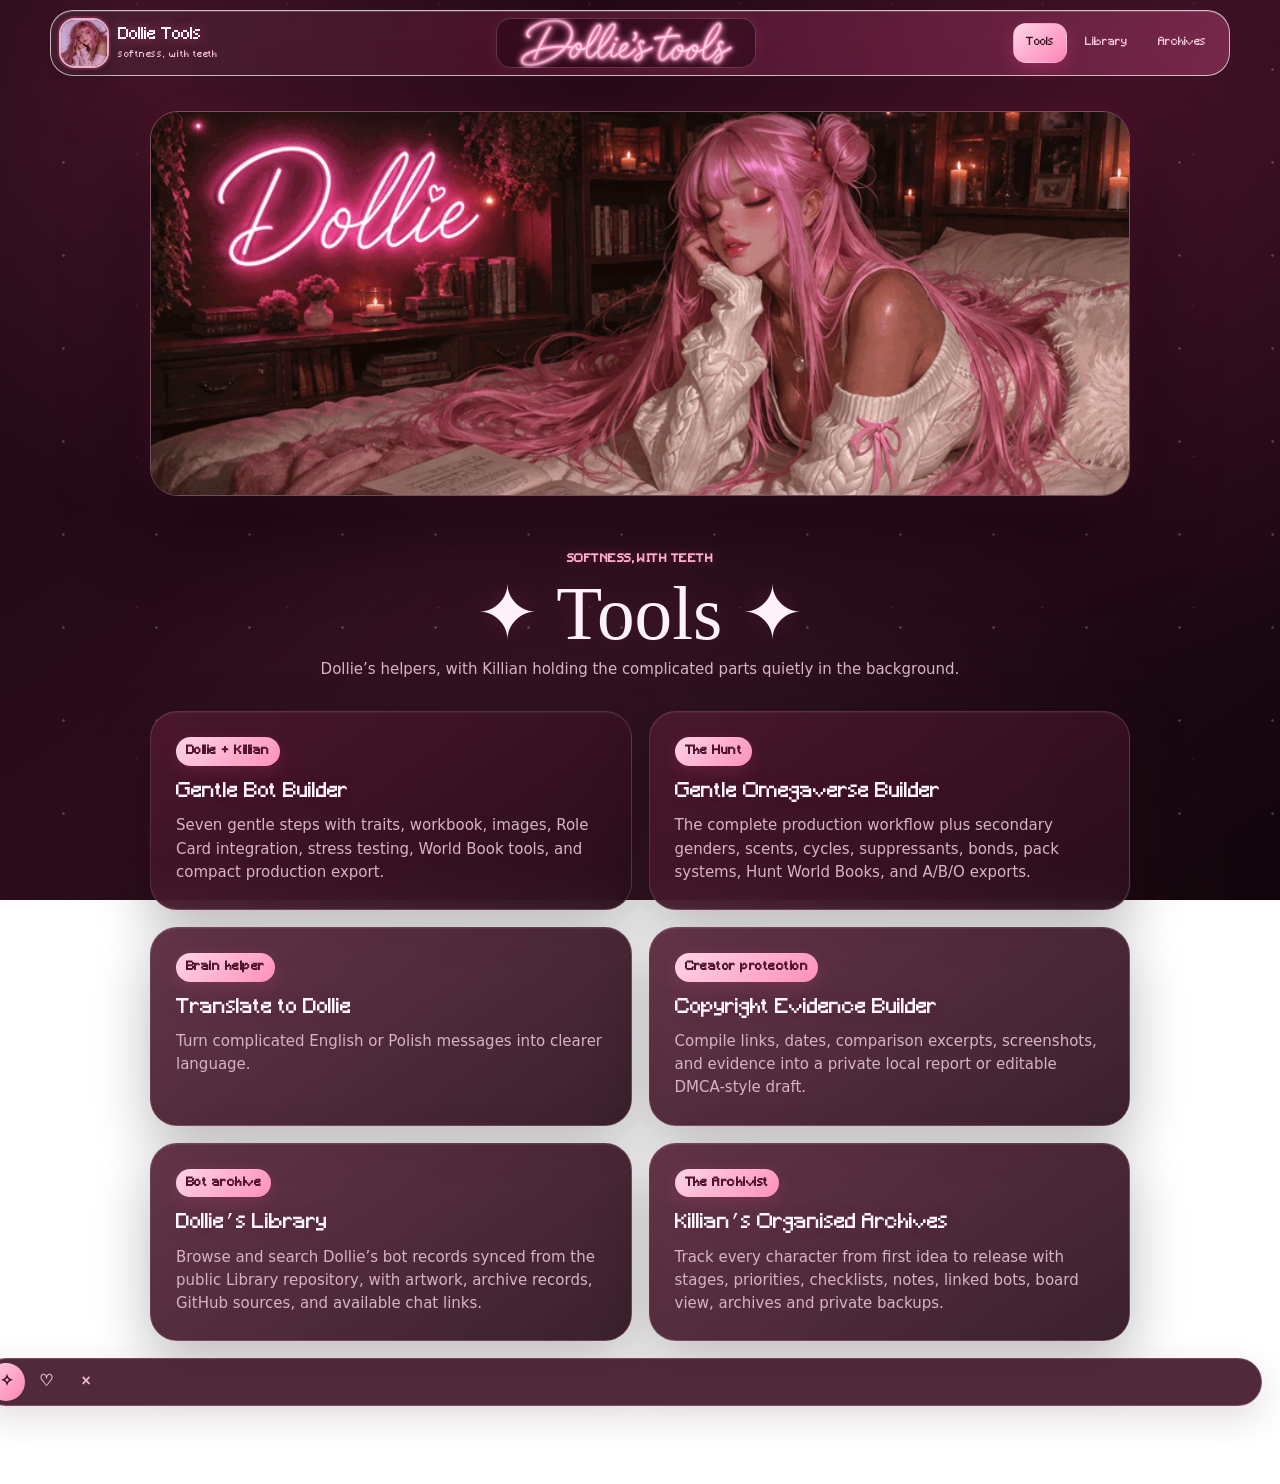
<file: index.html>
<!doctype html>
<html lang="en">
<head>
<meta charset="utf-8">
<meta name="viewport" content="width=device-width,initial-scale=1,viewport-fit=cover">
<title>Dollie Tools</title>
<link rel="icon" href="assets/favicon.png">
<link rel="stylesheet" href="dollie-brand.css">
<style>
:root{
  --ink:#563947;
  --muted:#806976;
  --pink:#e8a9c1;
  --pink2:#f5cddd;
  --gold:#c99f5c;
  --glass:rgba(255,255,255,.72);
  --line:rgba(103,67,85,.16);
  --shadow:0 22px 65px rgba(84,47,66,.13);
}
*{box-sizing:border-box}
html{
  scroll-behavior:smooth;
  -webkit-text-size-adjust:100%;
  text-size-adjust:100%;
  overflow-x:hidden;
}
body{
  margin:0;
  min-height:100vh;
  overflow-x:hidden;
  padding:0 env(safe-area-inset-right) 60px env(safe-area-inset-left);
  color:var(--ink);
  font:15px/1.55 Nunito,system-ui,-apple-system,BlinkMacSystemFont,"Segoe UI",sans-serif;
  background:
    radial-gradient(circle at 9% 5%,#fff,transparent 24%),
    radial-gradient(circle at 89% 9%,rgba(239,184,205,.58),transparent 31%),
    radial-gradient(circle at 45% 108%,rgba(232,207,169,.48),transparent 36%),
    linear-gradient(145deg,#fffafd,#f7e5ec,#f2e9df);
}
button,a{-webkit-tap-highlight-color:transparent;touch-action:manipulation}
.home{
  width:min(980px,calc(100% - 24px));
  margin:35px auto;
  position:relative;
  z-index:2;
}
.hero{
  padding:30px 0;
  text-align:center;
}
.eyebrow{
  letter-spacing:.2em;
  text-transform:uppercase;
  color:var(--gold);
  font-weight:800;
  font-size:.7rem;
}
.hero h1{
  margin:8px 0 7px;
  font:500 clamp(2.5rem,7vw,4.7rem)/1 Georgia,serif;
}
.hero p{
  max-width:650px;
  margin:auto;
  color:var(--muted);
}
.cards{
  display:grid;
  grid-template-columns:repeat(2,minmax(0,1fr));
  gap:17px;
}
.tool{
  display:block;
  min-width:0;
  text-decoration:none;
  color:var(--ink);
  background:var(--glass);
  border:1px solid #fff;
  border-radius:27px;
  padding:25px;
  box-shadow:var(--shadow);
  backdrop-filter:blur(15px);
  -webkit-backdrop-filter:blur(15px);
  transition:transform .2s ease,border-color .2s ease,box-shadow .2s ease;
}
.tool:hover,.tool:focus-visible{
  transform:translateY(-4px);
  border-color:rgba(232,169,193,.65);
  box-shadow:0 26px 72px rgba(84,47,66,.17);
  outline:none;
}
.tool h2{
  font:500 1.8rem/1.15 Georgia,serif;
  margin:12px 0 8px;
}
.tool p{
  margin:0;
  color:var(--muted);
}
.tag{
  display:inline-block;
  background:linear-gradient(135deg,var(--pink2),#eedbb7);
  border-radius:99px;
  padding:5px 10px;
  font-size:.75rem;
  font-weight:850;
}
.atmosphere{
  position:fixed;
  inset:0;
  z-index:0;
  overflow:hidden;
  pointer-events:none;
}
.atmosphere .particle{
  position:absolute;
  top:-12vh;
  left:var(--x);
  width:var(--size);
  height:var(--size);
  opacity:0;
  animation:
    particleFall var(--fall) linear infinite,
    particleSway var(--sway) ease-in-out infinite alternate,
    particleFade var(--fade) ease-in-out infinite;
  animation-delay:var(--delay);
  will-change:transform,opacity;
}
.atmosphere.sparkles .particle{
  filter:
    drop-shadow(0 0 5px rgba(255,255,255,.92))
    drop-shadow(0 0 12px rgba(244,219,231,.38));
}
.atmosphere.sparkles .particle::before,
.atmosphere.sparkles .particle::after{
  content:"";
  position:absolute;
  inset:0;
  margin:auto;
  border-radius:999px;
  background:linear-gradient(180deg,rgba(255,255,255,.98),rgba(255,250,247,.80));
  box-shadow:
    0 0 5px rgba(255,255,255,.92),
    0 0 14px rgba(248,222,234,.44);
}
.atmosphere.sparkles .particle::before{width:34%;height:100%}
.atmosphere.sparkles .particle::after{width:100%;height:34%}
.atmosphere.petals .particle{
  width:calc(var(--size) * .72);
  height:var(--size);
  border-radius:75% 18% 70% 24%;
  background:
    radial-gradient(circle at 35% 25%,rgba(255,255,255,.88),transparent 25%),
    linear-gradient(145deg,rgba(255,227,237,.95),rgba(226,153,184,.83));
  box-shadow:0 4px 12px rgba(154,86,117,.16);
  transform-origin:50% 30%;
}
.atmosphere.off{display:none}
@keyframes particleFall{
  from{translate:0 -14vh;rotate:0deg}
  to{translate:0 120vh;rotate:360deg}
}
@keyframes particleSway{
  from{margin-left:-24px}
  to{margin-left:29px}
}
@keyframes particleFade{
  0%,100%{opacity:0}
  15%,72%{opacity:var(--opacity)}
  88%{opacity:.10}
}
.atmosphere-control{
  position:fixed;
  right:18px;
  bottom:18px;
  z-index:60;
  display:flex;
  align-items:center;
  padding:4px;
  border:1px solid rgba(110,72,91,.20);
  border-radius:999px;
  background:rgba(255,250,252,.88);
  box-shadow:0 12px 34px rgba(79,43,61,.16);
  backdrop-filter:blur(16px);
  -webkit-backdrop-filter:blur(16px);
}
.atmosphere-control button{
  width:38px;
  height:38px;
  display:grid;
  place-items:center;
  border:0;
  border-radius:50%;
  background:transparent;
  color:var(--muted);
  cursor:pointer;
  font:700 1rem/1 Georgia,serif;
  transition:background .15s,color .15s,transform .15s;
}
.atmosphere-control button:hover{color:var(--ink);transform:translateY(-1px)}
.atmosphere-control button.active{
  color:#fff;
  background:linear-gradient(135deg,#d982a4,#c89d58);
}
.atmosphere-control button + button{margin-left:2px}
@media(max-width:720px){
  body{padding-bottom:calc(92px + env(safe-area-inset-bottom))}
  .home{width:calc(100% - 16px);margin:16px auto 36px}
  .hero{padding:20px 4px 15px}
  .hero h1{font-size:clamp(2.2rem,16vw,3.4rem)}
  .cards{grid-template-columns:1fr;gap:12px}
  .tool{border-radius:20px;padding:20px 17px}
  .tool h2{font-size:1.55rem;margin:10px 0 7px}
  .atmosphere-control{
    right:max(10px,env(safe-area-inset-right));
    bottom:max(10px,env(safe-area-inset-bottom));
    padding:3px;
  }
  .atmosphere-control button{width:42px;height:42px}
}
@media(prefers-reduced-motion:reduce){
  .atmosphere{display:none}
  *{animation:none!important}
}

/* Dollie Tools shared navigation */
.site-header{
  position:sticky;
  top:0;
  z-index:80;
  display:flex;
  align-items:center;
  justify-content:space-between;
  gap:16px;
  width:min(1080px,calc(100% - 24px));
  margin:12px auto 0;
  padding:10px 12px 10px 15px;
  border:1px solid rgba(255,255,255,.86);
  border-radius:999px;
  background:rgba(255,250,252,.83);
  box-shadow:0 12px 38px rgba(84,47,66,.10);
  backdrop-filter:blur(18px);
  -webkit-backdrop-filter:blur(18px);
}
.site-brand{
  display:flex;
  align-items:center;
  gap:9px;
  min-width:0;
  color:var(--ink);
  text-decoration:none;
  font:600 1.12rem/1 Georgia,serif;
}
.site-brand-mark{
  width:34px;
  height:34px;
  flex:0 0 auto;
  display:grid;
  place-items:center;
  border-radius:50%;
  color:#fff;
  background:linear-gradient(135deg,#d982a4,#c89d58);
  box-shadow:0 7px 18px rgba(178,103,137,.23);
}
.site-nav{
  display:flex;
  align-items:center;
  gap:4px;
}
.site-nav a{
  display:inline-flex;
  align-items:center;
  justify-content:center;
  min-height:38px;
  padding:7px 13px;
  border-radius:999px;
  color:var(--muted);
  text-decoration:none;
  font-weight:800;
  font-size:.82rem;
}
.site-nav a:hover,
.site-nav a:focus-visible{
  color:var(--ink);
  background:rgba(255,255,255,.66);
  outline:none;
}
.site-nav a.active{
  color:#fff;
  background:linear-gradient(135deg,#d982a4,#c89d58);
  box-shadow:0 7px 18px rgba(178,103,137,.19);
}
@media(max-width:560px){
  .site-header{
    width:calc(100% - 16px);
    border-radius:22px;
    align-items:stretch;
    flex-direction:column;
    gap:7px;
  }
  .site-brand{justify-content:center}
  .site-nav{display:grid;grid-template-columns:1fr 1fr}
  .site-nav a{width:100%}
}

</style>
</head>
<body>
<div class="atmosphere sparkles" id="atmosphere" aria-hidden="true"></div>


<header class="site-header">
  <a class="site-brand" href="index.html">
    <span class="site-brand-mark" aria-hidden="true">♥</span>
    <span>Dollie Tools</span>
  </a>
  <nav class="site-nav" aria-label="Dollie Tools pages">
    <a class="active" href="index.html">Tools</a>
    <a href="library.html">Library</a>
  </nav>
</header>


<main class="home">
  <img class="dollie-home-banner" src="assets/dollie-banner.gif" alt="Animated Dollie banner in a candlelit bedroom">
  <section class="hero">
    <div class="eyebrow">Softness, with teeth</div>
    <h1>✦ Tools ✦</h1>
    <p>Dollie’s helpers, with Killian holding the complicated parts quietly in the background.</p>
  </section>

  <section class="cards" aria-label="Dollie Tools">
    <a class="tool" href="bot-builder.html">
      <span class="tag">Dollie + Killian</span>
      <h2>Gentle Bot Builder</h2>
      <p>Seven gentle steps with traits, workbook, images, Role Card integration, stress testing, World Book tools, and compact production export.</p>
    </a>

    <a class="tool" href="omegaverse-bot-builder.html">
      <span class="tag">The Hunt</span>
      <h2>Gentle Omegaverse Builder</h2>
      <p>The complete production workflow plus secondary genders, scents, cycles, suppressants, bonds, pack systems, Hunt World Books, and A/B/O exports.</p>
    </a>

    <a class="tool" href="translate-to-dollie.html">
      <span class="tag">Brain helper</span>
      <h2>Translate to Dollie</h2>
      <p>Turn complicated English or Polish messages into clearer language.</p>
    </a>

    <a class="tool" href="copyright-evidence-builder.html">
      <span class="tag">Creator protection</span>
      <h2>Copyright Evidence Builder</h2>
      <p>Compile links, dates, comparison excerpts, screenshots, and evidence into a private local report or editable DMCA-style draft.</p>
    </a>

    <a class="tool" href="library.html">
      <span class="tag">Bot archive</span>
      <h2>Dollie’s Library</h2>
      <p>Browse and search Dollie’s bot records synced from the public Library repository, with artwork, archive records, GitHub sources, and available chat links.</p>
    </a>

    <a class="tool" href="bot-ledger.html">
      <span class="tag">The Archivist</span>
      <h2>Killian’s Organised Archives</h2>
      <p>Track every character from first idea to release with stages, priorities, checklists, notes, linked bots, board view, archives and private backups.</p>
    </a>
  </section>
</main>

<div class="atmosphere-control" aria-label="Page effects">
  <button type="button" data-atmosphere="sparkles" aria-label="Soft floating sparkles" title="Soft floating sparkles"><span aria-hidden="true">✧</span></button>
  <button type="button" data-atmosphere="petals" aria-label="Falling cherry blossom petals" title="Falling cherry blossom petals"><span aria-hidden="true">♡</span></button>
  <button type="button" data-atmosphere="off" aria-label="Turn effects off" title="Turn effects off"><span aria-hidden="true">×</span></button>
</div>

<script src="dollie-brand.js"></script>
<script>
document.addEventListener("DOMContentLoaded",function(){
  const layer=document.getElementById("atmosphere");
  if(!layer)return;

  let saved="sparkles";
  try{saved=localStorage.getItem("dollieAtmosphere")||"sparkles"}catch(_){}

  function createParticles(){
    layer.innerHTML="";
    const particleCount=window.matchMedia("(max-width:720px)").matches?14:24;
    for(let i=0;i<particleCount;i++){
      const p=document.createElement("span");
      p.className="particle";
      p.style.setProperty("--x",(Math.random()*100).toFixed(2)+"vw");
      p.style.setProperty("--size",(5+Math.random()*10).toFixed(1)+"px");
      p.style.setProperty("--fall",(14+Math.random()*15).toFixed(1)+"s");
      p.style.setProperty("--sway",(2.8+Math.random()*4.5).toFixed(1)+"s");
      p.style.setProperty("--fade",(4+Math.random()*5).toFixed(1)+"s");
      p.style.setProperty("--delay",(-Math.random()*22).toFixed(1)+"s");
      p.style.setProperty("--opacity",(0.18+Math.random()*0.42).toFixed(2));
      layer.appendChild(p);
    }
  }

  function setAtmosphere(mode){
    layer.className="atmosphere "+mode;
    document.querySelectorAll("[data-atmosphere]").forEach(btn=>{
      btn.classList.toggle("active",btn.dataset.atmosphere===mode);
    });
    try{localStorage.setItem("dollieAtmosphere",mode)}catch(_){}
    if(mode!=="off"&&!layer.children.length)createParticles();
  }

  document.querySelectorAll("[data-atmosphere]").forEach(btn=>{
    btn.addEventListener("click",()=>setAtmosphere(btn.dataset.atmosphere));
  });

  createParticles();
  setAtmosphere(["sparkles","petals","off"].includes(saved)?saved:"sparkles");
});
</script>
</body>
</html>
</file>
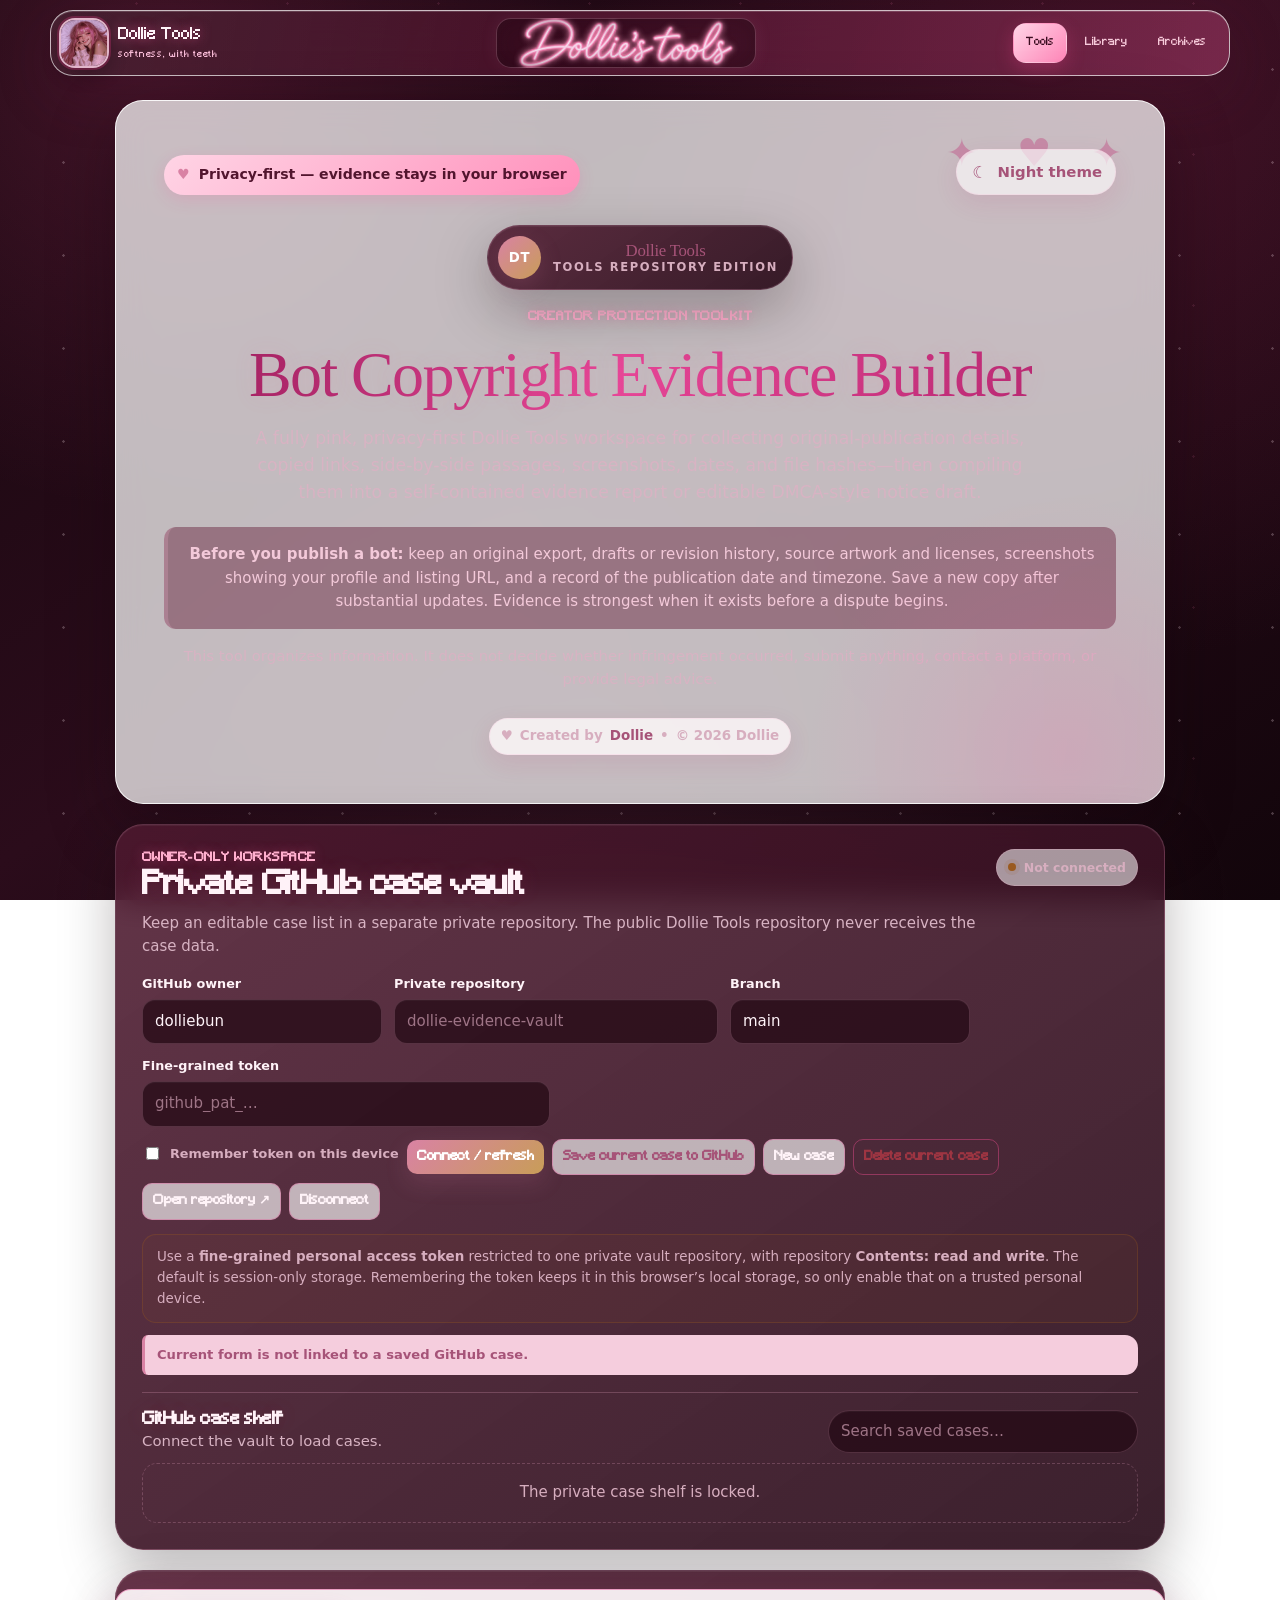
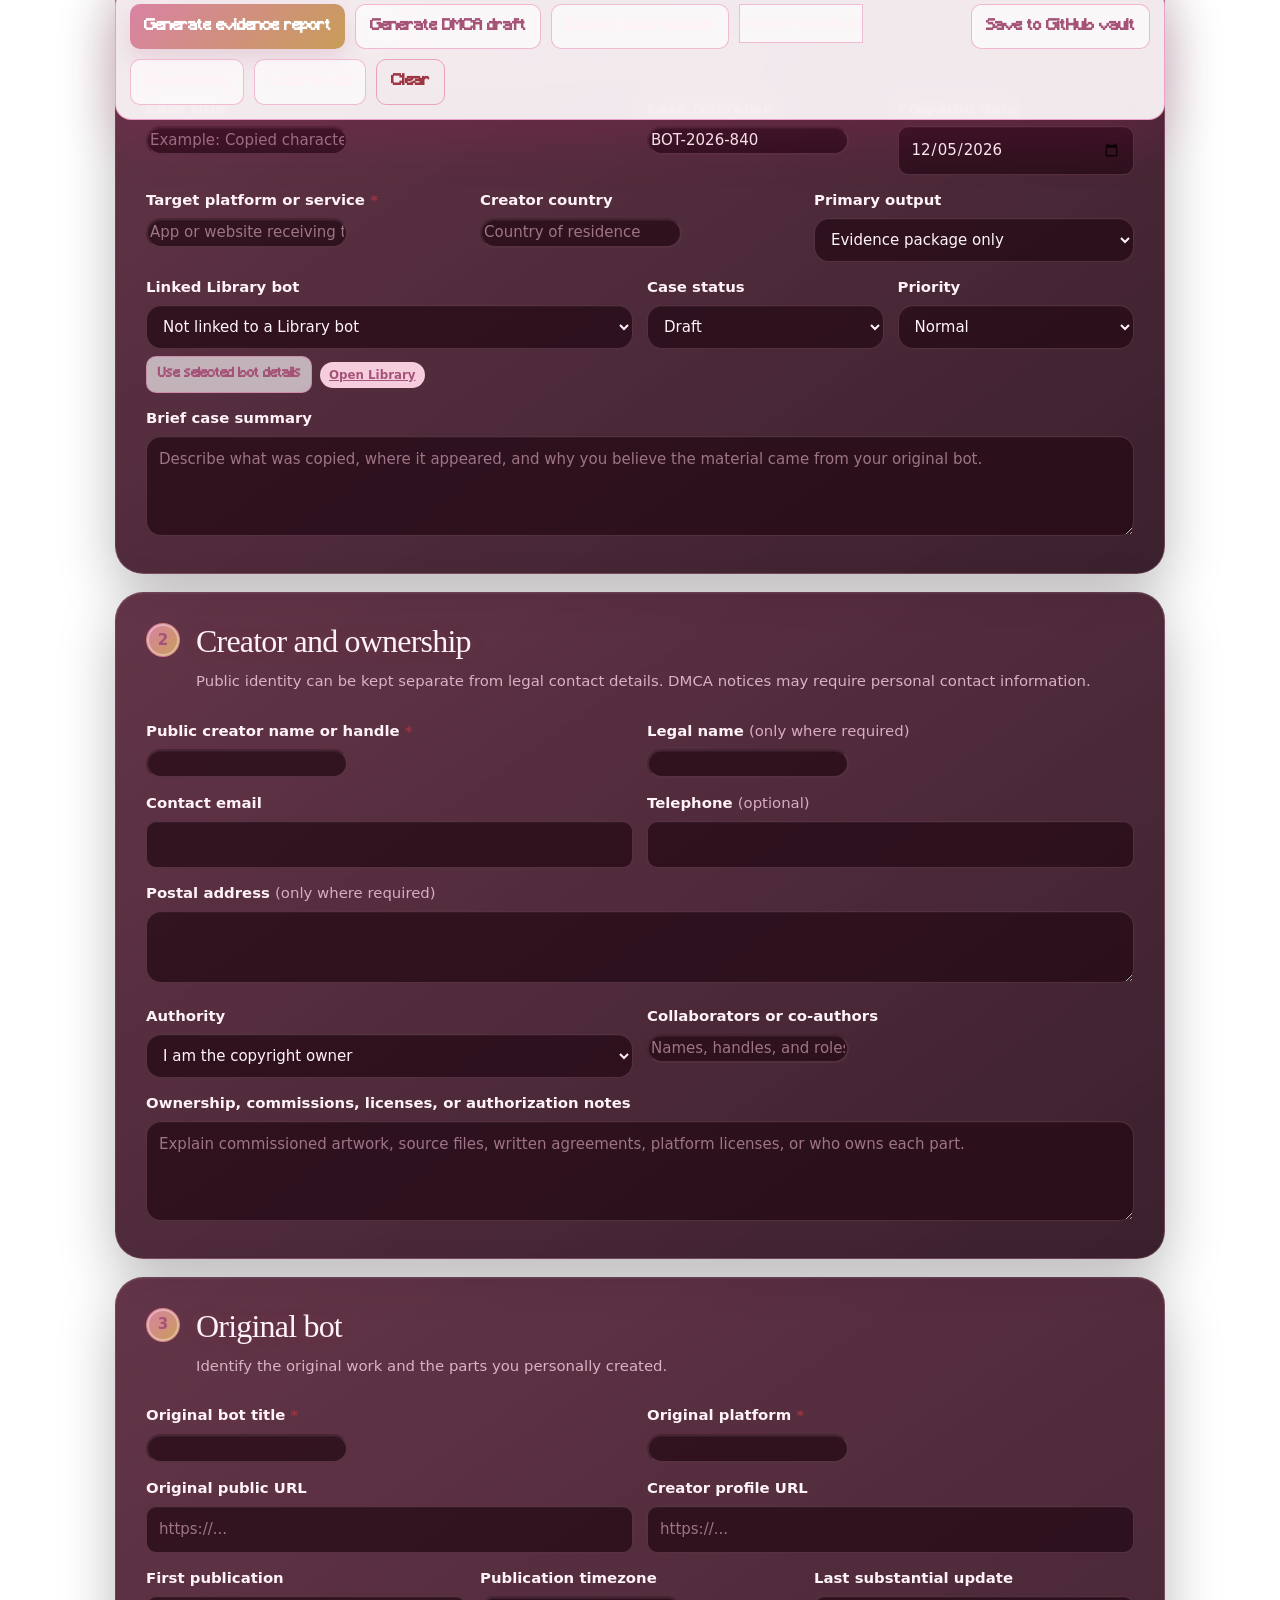
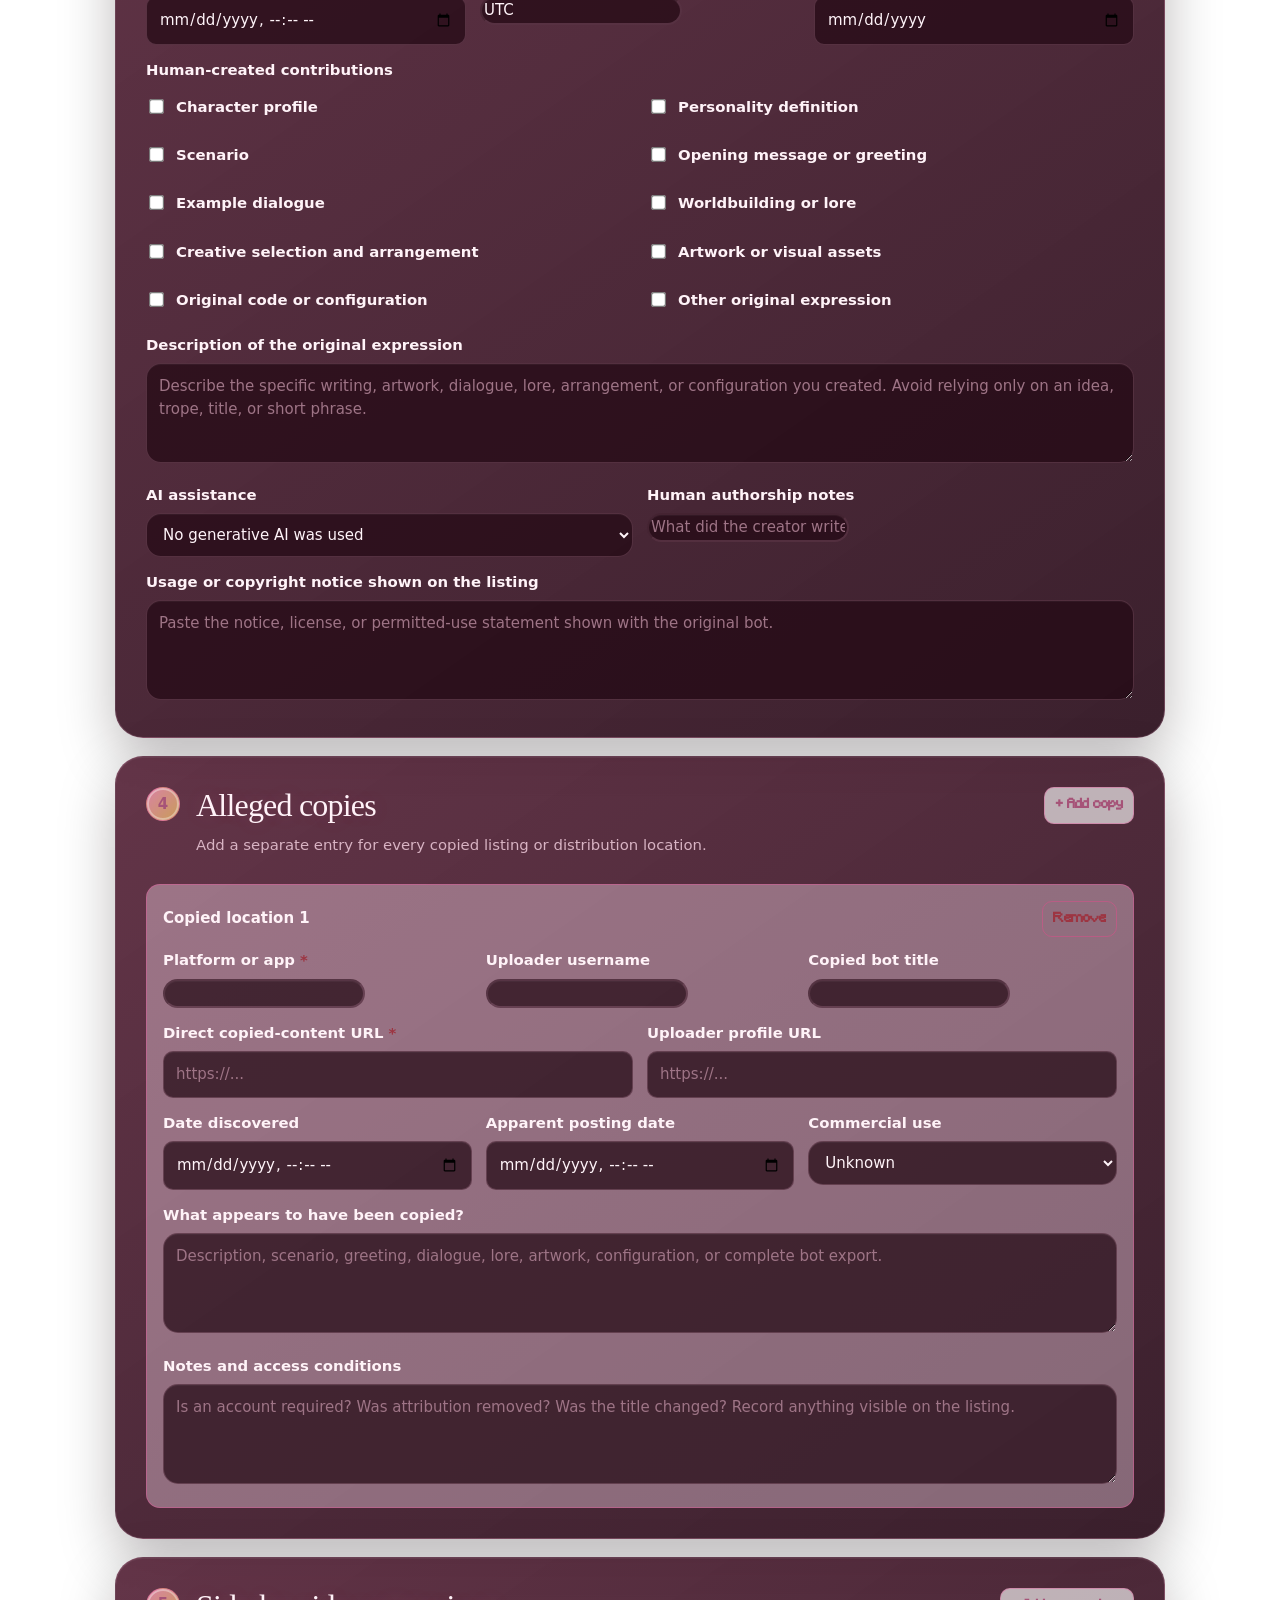
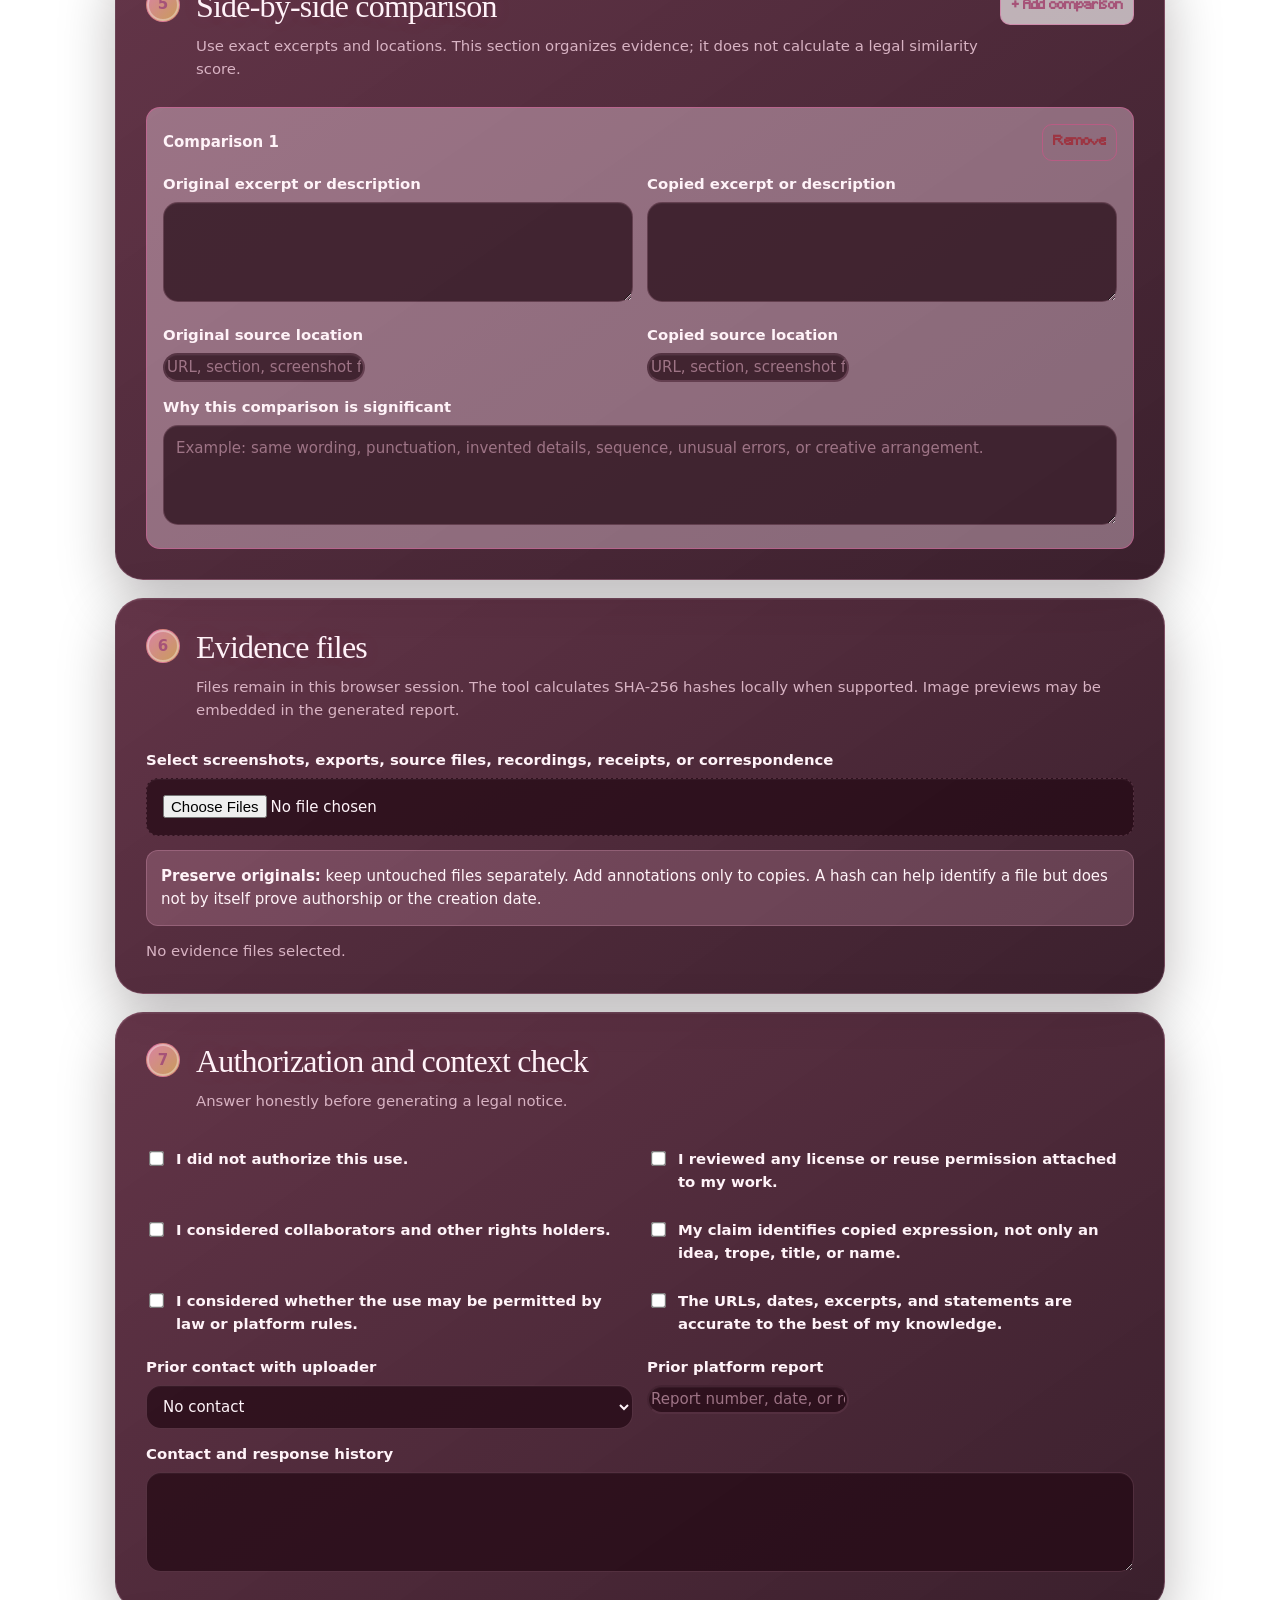
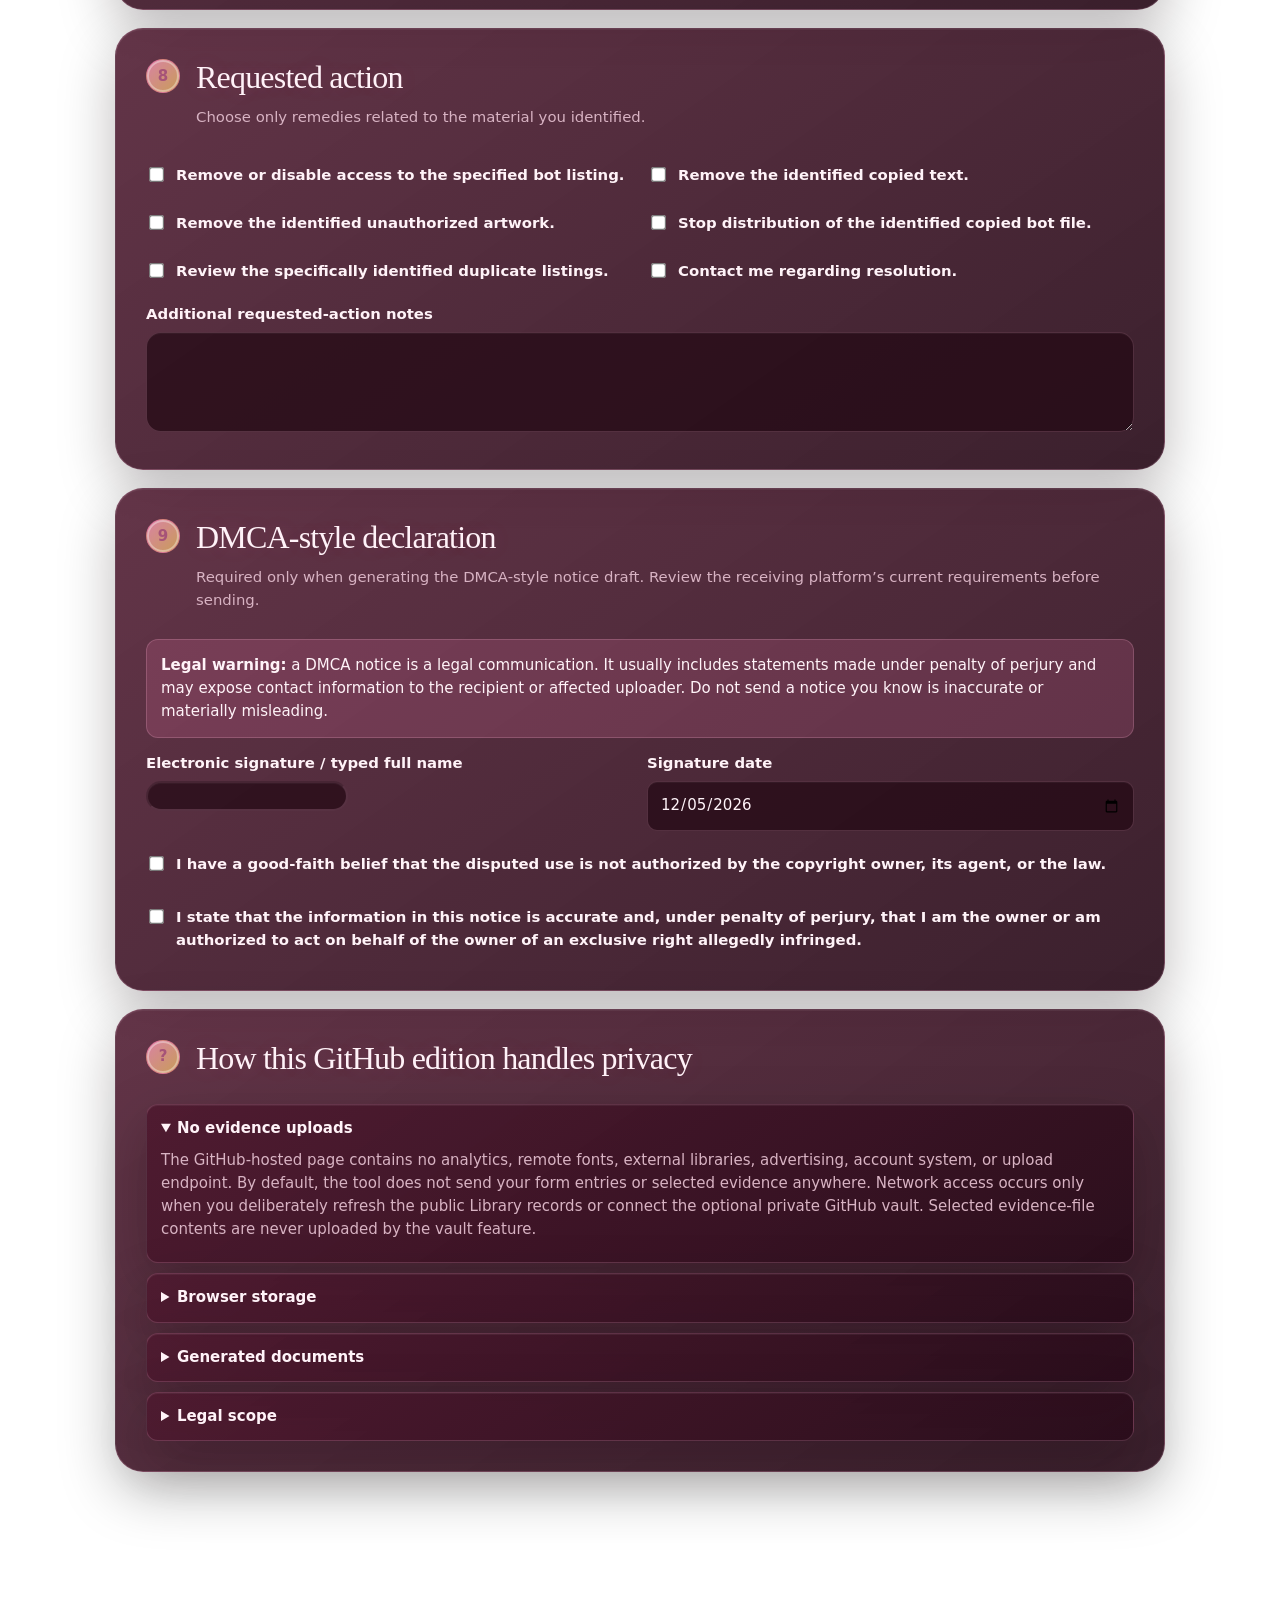
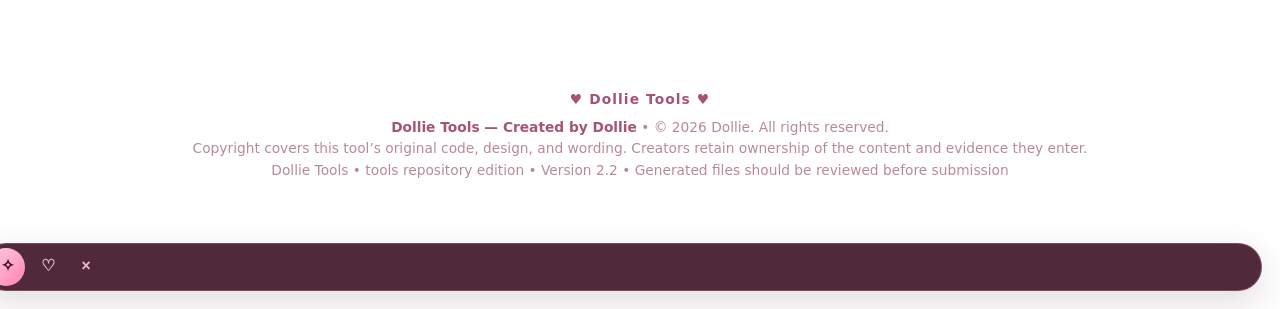
<file: copyright-evidence-builder.html>
<!doctype html>
<!-- Dollie Tools — Bot Copyright Evidence Builder © 2026 Dollie. All rights reserved. -->
<html lang="en">
<head>
  <meta charset="utf-8">
  <meta name="viewport" content="width=device-width, initial-scale=1">
  <meta name="author" content="Dollie">
  <meta name="description" content="Dollie Tools: a privacy-first, browser-only bot copyright evidence builder.">
  <meta name="application-name" content="Dollie Tools">
  <meta name="copyright" content="© 2026 Dollie. All rights reserved.">
  <meta name="color-scheme" content="light dark">
  <meta http-equiv="Content-Security-Policy" content="default-src 'none'; img-src 'self' data: blob: https://raw.githubusercontent.com; font-src 'self'; style-src 'self' 'unsafe-inline'; script-src 'self' 'unsafe-inline'; connect-src https://api.github.com https://raw.githubusercontent.com; form-action 'none'; base-uri 'none'; object-src 'none'">
  <script>
    (() => {
      const key = 'dollieTools.botCopyright.theme';
      let theme = 'day';
      try {
        const saved = localStorage.getItem(key);
        theme = saved === 'day' || saved === 'night'
          ? saved
          : (matchMedia('(prefers-color-scheme: dark)').matches ? 'night' : 'day');
      } catch {
        theme = matchMedia('(prefers-color-scheme: dark)').matches ? 'night' : 'day';
      }
      document.documentElement.dataset.theme = theme;
    })();
  </script>
  <title>Dollie Tools — Bot Copyright Evidence Builder</title><link rel="icon" href="assets/favicon.png"><link rel="stylesheet" href="dollie-brand.css">
  <style>
    :root {
      --bg: #f8f3f7;
      --panel: rgba(255,255,255,.86);
      --panel-solid: #ffffff;
      --ink: #2c2430;
      --muted: #6f6470;
      --line: #ddcfd9;
      --accent: #a34f79;
      --accent-strong: #7c3158;
      --accent-soft: #f3dce8;
      --good: #2f745c;
      --warn: #9a5a1f;
      --danger: #9d3542;
      --shadow: 0 16px 45px rgba(70, 37, 57, .10);
      --radius: 18px;
    }
    html[data-theme="day"] { color-scheme: light; }
    html[data-theme="night"],
    #themeSwitch:checked ~ .app-shell {
      color-scheme: dark;
      --bg: #171216;
      --panel: rgba(35,27,33,.94);
      --panel-solid: #231b21;
      --ink: #f6edf3;
      --muted: #c5b7c1;
      --line: #493842;
      --accent: #e192b7;
      --accent-strong: #f1b5d0;
      --accent-soft: #472c3a;
      --good: #82c6aa;
      --warn: #e8b071;
      --danger: #ef9099;
      --shadow: 0 18px 55px rgba(0,0,0,.28);
    }
    * { box-sizing: border-box; }
    html { scroll-behavior: smooth; }
    body { margin: 0; background: #f8f3f7; }
    .app-shell {
      min-height: 100vh;
      padding-top: .1px;
      background:
        radial-gradient(circle at 8% 2%, rgba(207,116,158,.16), transparent 31rem),
        radial-gradient(circle at 96% 8%, rgba(139,88,151,.12), transparent 28rem),
        var(--bg);
      color: var(--ink);
      font: 16px/1.55 ui-sans-serif, system-ui, -apple-system, BlinkMacSystemFont, "Segoe UI", sans-serif;
    }
    .theme-switch-input {
      position: fixed;
      width: 1px;
      height: 1px;
      opacity: 0;
      pointer-events: none;
    }
    a { color: var(--accent-strong); }
    .shell { width: min(1180px, calc(100% - 28px)); margin: 24px auto 80px; }
    .hero {
      position: relative;
      overflow: hidden;
      padding: clamp(28px, 6vw, 62px);
      border: 1px solid var(--line);
      border-radius: 28px;
      background: linear-gradient(145deg, var(--panel), rgba(255,255,255,.55));
      box-shadow: var(--shadow);
    }
    html[data-theme="night"] .hero, #themeSwitch:checked ~ .app-shell .hero { background: linear-gradient(145deg, var(--panel), rgba(65,39,53,.62)); }
    .hero::after {
      content: "";
      position: absolute;
      inset: auto -8rem -10rem auto;
      width: 26rem;
      height: 26rem;
      border-radius: 50%;
      background: radial-gradient(circle, rgba(219,112,163,.22), transparent 66%);
      pointer-events: none;
    }
    h1, h2, h3 { line-height: 1.18; letter-spacing: -.025em; }
    h1 { margin: 10px 0 12px; font-size: clamp(2.1rem, 5vw, 4.5rem); max-width: 900px; }
    h2 { margin: 0 0 8px; font-size: clamp(1.45rem, 3vw, 2rem); }
    h3 { margin: 0 0 8px; font-size: 1.05rem; }
    p { margin: .55rem 0; }
    .eyebrow { font-size: .78rem; font-weight: 800; letter-spacing: .13em; text-transform: uppercase; color: var(--accent-strong); }
    .lede { max-width: 800px; font-size: 1.08rem; color: var(--muted); }
    .hero-toolbar {
      display: flex;
      align-items: center;
      justify-content: space-between;
      gap: 14px;
      position: relative;
      z-index: 2;
    }
    .privacy-badge {
      display: inline-flex;
      align-items: center;
      gap: 9px;
      padding: 9px 13px;
      border-radius: 999px;
      background: var(--accent-soft);
      color: var(--accent-strong);
      font-weight: 800;
      font-size: .88rem;
    }
    .privacy-badge::before { content: "●"; color: var(--good); }
    .theme-toggle {
      display: inline-flex;
      align-items: center;
      justify-content: center;
      gap: 8px;
      min-height: 42px;
      padding: 9px 13px;
      color: var(--accent-strong);
      border: 1px solid var(--line);
      border-radius: 999px;
      background: color-mix(in srgb, var(--panel-solid) 82%, transparent);
      box-shadow: 0 6px 20px rgba(50,25,40,.08);
      white-space: nowrap;
    }
    .theme-toggle:hover { background: var(--accent-soft); }
    .theme-icon { width: 1.15em; text-align: center; font-size: 1.05rem; }
    .theme-toggle .theme-when-night { display: none; }
    #themeSwitch:checked ~ .app-shell .theme-toggle .theme-when-day { display: none; }
    #themeSwitch:checked ~ .app-shell .theme-toggle .theme-when-night { display: inline; }
    .notice {
      margin-top: 22px;
      padding: 16px 18px;
      border-left: 4px solid var(--accent);
      border-radius: 12px;
      background: var(--accent-soft);
    }
    .grid { display: grid; grid-template-columns: repeat(12, 1fr); gap: 18px; margin-top: 20px; }
    .card {
      grid-column: span 12;
      padding: clamp(20px, 3vw, 30px);
      border: 1px solid var(--line);
      border-radius: var(--radius);
      background: var(--panel);
      box-shadow: 0 8px 30px rgba(62,35,51,.06);
      backdrop-filter: blur(10px);
    }
    .card-header { display:flex; gap:16px; align-items:flex-start; justify-content:space-between; margin-bottom:18px; }
    .step {
      flex: 0 0 auto;
      display:grid;
      place-items:center;
      width: 34px;
      height: 34px;
      border-radius: 50%;
      background: var(--accent-soft);
      color: var(--accent-strong);
      font-weight: 900;
    }
    .header-copy { flex:1; }
    .helper { color: var(--muted); font-size: .93rem; }
    .fields { display:grid; grid-template-columns: repeat(12, minmax(0,1fr)); gap: 14px; }
    .field { grid-column: span 12; }
    .field.half { grid-column: span 6; }
    .field.third { grid-column: span 4; }
    .field.quarter { grid-column: span 3; }
    @media (max-width: 760px) {
      .field.half, .field.third, .field.quarter { grid-column: span 12; }
      .shell { width: min(100% - 18px, 1180px); margin-top: 9px; }
      .hero { border-radius: 20px; }
      .hero-toolbar { align-items: stretch; flex-direction: column; }
      .privacy-badge, .theme-toggle { width: 100%; justify-content: center; }
    }
    label { display:block; margin-bottom: 6px; font-weight: 760; font-size: .93rem; }
    .optional { color: var(--muted); font-weight: 500; }
    input, select, textarea, button { font: inherit; }
    input[type="text"], input[type="email"], input[type="url"], input[type="tel"], input[type="date"], input[type="datetime-local"], select, textarea {
      width: 100%;
      padding: 11px 12px;
      color: var(--ink);
      border: 1px solid var(--line);
      border-radius: 10px;
      background: var(--panel-solid);
      outline: none;
    }
    textarea { min-height: 100px; resize: vertical; }
    input:focus, select:focus, textarea:focus { border-color: var(--accent); box-shadow: 0 0 0 3px rgba(163,79,121,.14); }
    input[type="file"] { width: 100%; padding: 16px; border: 1px dashed var(--accent); border-radius: 12px; background: var(--accent-soft); }
    .checks { display:grid; grid-template-columns: repeat(2, minmax(0,1fr)); gap: 9px 16px; }
    @media (max-width: 650px) { .checks { grid-template-columns: 1fr; } }
    .check { display:flex; gap:10px; align-items:flex-start; padding: 8px 0; }
    .check input { margin-top: 4px; transform: scale(1.15); accent-color: var(--accent); }
    .check label { margin: 0; font-weight: 580; }
    .repeat-list { display:grid; gap:14px; }
    .repeat-item { padding:16px; border:1px solid var(--line); border-radius:14px; background:rgba(255,255,255,.35); }
    html[data-theme="night"] .repeat-item, #themeSwitch:checked ~ .app-shell .repeat-item { background:rgba(0,0,0,.12); }
    .repeat-toolbar { display:flex; justify-content:space-between; align-items:center; gap:12px; margin-bottom:12px; }
    .repeat-title { font-weight:850; }
    button {
      border: 0;
      border-radius: 10px;
      padding: 10px 14px;
      cursor: pointer;
      font-weight: 780;
      transition: transform .12s ease, opacity .12s ease, background .12s ease;
    }
    button:hover { transform: translateY(-1px); }
    button:active { transform: translateY(0); }
    .btn-primary { background: var(--accent-strong); color: #fff; }
    .btn-secondary { background: var(--accent-soft); color: var(--accent-strong); border:1px solid var(--line); }
    .btn-ghost { background: transparent; color: var(--ink); border:1px solid var(--line); }
    .btn-danger { background: transparent; color: var(--danger); border:1px solid rgba(157,53,66,.35); }
    .small { padding: 7px 10px; font-size: .84rem; }
    .actions {
      position: sticky;
      bottom: 12px;
      z-index: 10;
      display:flex;
      flex-wrap:wrap;
      gap:10px;
      margin-top:20px;
      padding:14px;
      border:1px solid var(--line);
      border-radius:16px;
      background: color-mix(in srgb, var(--panel-solid) 92%, transparent);
      box-shadow: var(--shadow);
      backdrop-filter: blur(14px);
    }
    .actions .spacer { flex:1; }
    .status { margin-top:12px; min-height:24px; color:var(--muted); font-weight:650; }
    .status.ok { color:var(--good); }
    .status.error { color:var(--danger); }
    .table-wrap { overflow:auto; border:1px solid var(--line); border-radius:12px; }
    table { width:100%; border-collapse:collapse; min-width:760px; }
    th, td { padding:10px 11px; border-bottom:1px solid var(--line); text-align:left; vertical-align:top; font-size:.88rem; }
    th { background:var(--accent-soft); color:var(--accent-strong); }
    tr:last-child td { border-bottom:0; }
    code.hash { font-size:.76rem; word-break:break-all; color:var(--muted); }
    .preview { width:72px; height:72px; object-fit:cover; border-radius:8px; border:1px solid var(--line); }
    details { border:1px solid var(--line); border-radius:12px; padding:12px 14px; }
    details + details { margin-top:10px; }
    summary { cursor:pointer; font-weight:820; }
    .creator-credit {
      display: inline-flex;
      align-items: center;
      gap: 7px;
      margin-top: 18px;
      padding: 7px 11px;
      border: 1px solid var(--line);
      border-radius: 999px;
      background: color-mix(in srgb, var(--panel-solid) 80%, transparent);
      color: var(--muted);
      font-size: .84rem;
      font-weight: 700;
    }
    .creator-credit strong { color: var(--accent-strong); }
    .footer { margin-top:30px; color:var(--muted); font-size:.86rem; text-align:center; }
    .footer strong { color: var(--accent-strong); }
    .warning-box { border:1px solid rgba(154,90,31,.35); background:rgba(154,90,31,.08); padding:14px; border-radius:12px; }
    .danger-box { border:1px solid rgba(157,53,66,.35); background:rgba(157,53,66,.08); padding:14px; border-radius:12px; }
    .hidden { display:none !important; }
    .required-marker { color:var(--danger); }
    .pill { display:inline-block; padding:3px 8px; border-radius:999px; background:var(--accent-soft); color:var(--accent-strong); font-size:.76rem; font-weight:780; }
    @media print {
      body, .app-shell { background:#fff; color:#111; }
      .hero, .card { box-shadow:none; background:#fff; }
      .actions, .no-print, button { display:none !important; }
      .shell { width:100%; margin:0; }
    }


    /* ============================================================
       DOLLIE TOOLS — FULLY PINK GITHUB EDITION
       Presentation layer only; evidence processing remains local.
       ============================================================ */
    :root {
      --bg: #fff0f8;
      --panel: rgba(255, 248, 252, .91);
      --panel-solid: #fffafd;
      --ink: #4b1732;
      --muted: #8d5874;
      --line: #efb8d4;
      --accent: #ed6caf;
      --accent-strong: #bd2b72;
      --accent-soft: #ffdeef;
      --good: #d84f91;
      --warn: #d96f9b;
      --danger: #b61e5d;
      --shadow: 0 20px 58px rgba(190, 43, 113, .16);
      --pink-glow: 0 0 0 1px rgba(255,255,255,.7), 0 16px 50px rgba(230,74,146,.18);
    }
    html[data-theme="night"],
    #themeSwitch:checked ~ .app-shell {
      --bg: #210713;
      --panel: rgba(60, 10, 39, .93);
      --panel-solid: #3a0d27;
      --ink: #fff0f8;
      --muted: #e4abc8;
      --line: #8d3764;
      --accent: #ff69b3;
      --accent-strong: #ffb1d6;
      --accent-soft: #5b1739;
      --good: #ff88c3;
      --warn: #ff9abf;
      --danger: #ff5b9d;
      --shadow: 0 24px 70px rgba(0, 0, 0, .42);
      --pink-glow: 0 0 0 1px rgba(255,150,201,.13), 0 18px 60px rgba(255,60,153,.19);
    }
    body { background: var(--bg); }
    .app-shell {
      background:
        radial-gradient(circle at 8% 0%, rgba(255, 125, 188, .33), transparent 27rem),
        radial-gradient(circle at 94% 7%, rgba(255, 75, 164, .20), transparent 30rem),
        radial-gradient(circle at 52% 45%, rgba(255, 206, 232, .26), transparent 38rem),
        linear-gradient(135deg, rgba(255,255,255,.18) 25%, transparent 25%) 0 0 / 34px 34px,
        linear-gradient(225deg, rgba(255,255,255,.13) 25%, transparent 25%) 0 0 / 34px 34px,
        var(--bg);
    }
    html[data-theme="night"] .app-shell,
    #themeSwitch:checked ~ .app-shell {
      background:
        radial-gradient(circle at 8% 0%, rgba(255, 87, 169, .20), transparent 29rem),
        radial-gradient(circle at 94% 8%, rgba(205, 39, 120, .22), transparent 32rem),
        radial-gradient(circle at 52% 42%, rgba(147, 24, 87, .17), transparent 38rem),
        linear-gradient(135deg, rgba(255,105,180,.035) 25%, transparent 25%) 0 0 / 34px 34px,
        linear-gradient(225deg, rgba(255,105,180,.03) 25%, transparent 25%) 0 0 / 34px 34px,
        var(--bg);
    }
    .shell { width: min(1220px, calc(100% - 28px)); }
    .hero {
      border: 1px solid rgba(239, 126, 183, .55);
      background:
        linear-gradient(135deg, rgba(255,255,255,.88), rgba(255,221,239,.75)),
        var(--panel);
      box-shadow: var(--pink-glow);
    }
    html[data-theme="night"] .hero,
    #themeSwitch:checked ~ .app-shell .hero {
      background:
        linear-gradient(135deg, rgba(86,15,55,.95), rgba(47,7,30,.92)),
        var(--panel);
    }
    .hero::before {
      content: "✦  ♥  ✦";
      position: absolute;
      top: 22px;
      right: 28px;
      color: rgba(190,43,113,.34);
      font-size: clamp(1.4rem, 3vw, 2.4rem);
      letter-spacing: .35em;
      pointer-events: none;
    }
    html[data-theme="night"] .hero::before,
    #themeSwitch:checked ~ .app-shell .hero::before { color: rgba(255,177,214,.26); }
    .hero::after {
      width: 34rem;
      height: 34rem;
      inset: auto -11rem -14rem auto;
      background: radial-gradient(circle, rgba(255,91,166,.34), transparent 68%);
    }
    .brand-lockup {
      position: relative;
      z-index: 2;
      display: inline-flex;
      align-items: center;
      gap: 12px;
      margin-top: 24px;
      margin-bottom: 18px;
      padding: 10px 14px 10px 10px;
      border: 1px solid var(--line);
      border-radius: 999px;
      background: color-mix(in srgb, var(--panel-solid) 84%, transparent);
      box-shadow: 0 9px 28px rgba(190,43,113,.13);
    }
    .brand-orb {
      display: grid;
      place-items: center;
      width: 43px;
      height: 43px;
      border-radius: 50%;
      color: #fff;
      font: 900 .83rem/1 ui-sans-serif, system-ui, sans-serif;
      letter-spacing: .06em;
      background: linear-gradient(145deg, #ff9dcc, #d72d7f 70%);
      box-shadow: inset 0 0 0 2px rgba(255,255,255,.43), 0 8px 24px rgba(200,42,118,.28);
    }
    .brand-name {
      color: var(--accent-strong);
      font-size: 1.05rem;
      line-height: 1.05;
      font-weight: 900;
      letter-spacing: -.015em;
    }
    .brand-edition {
      margin-top: 3px;
      color: var(--muted);
      font-size: .72rem;
      line-height: 1;
      font-weight: 800;
      letter-spacing: .14em;
      text-transform: uppercase;
    }
    h1 {
      position: relative;
      z-index: 1;
      color: var(--accent-strong);
      background: linear-gradient(105deg, #9e1f5e 5%, #e64697 48%, #b82972 92%);
      -webkit-background-clip: text;
      background-clip: text;
      -webkit-text-fill-color: transparent;
      text-shadow: 0 8px 34px rgba(204,41,118,.12);
    }
    html[data-theme="night"] h1,
    #themeSwitch:checked ~ .app-shell h1 {
      background: linear-gradient(105deg, #ffd2e8 5%, #ff80bd 48%, #ffc1de 92%);
      -webkit-background-clip: text;
      background-clip: text;
      -webkit-text-fill-color: transparent;
    }
    .eyebrow { color: var(--accent-strong); }
    .privacy-badge::before { content: "♥"; color: var(--accent); }
    .privacy-badge,
    .notice,
    .pill,
    .step,
    th { background: linear-gradient(135deg, var(--accent-soft), color-mix(in srgb, var(--accent-soft) 64%, white)); }
    html[data-theme="night"] .privacy-badge,
    html[data-theme="night"] .notice,
    html[data-theme="night"] .pill,
    html[data-theme="night"] .step,
    html[data-theme="night"] th,
    #themeSwitch:checked ~ .app-shell .privacy-badge,
    #themeSwitch:checked ~ .app-shell .notice,
    #themeSwitch:checked ~ .app-shell .pill,
    #themeSwitch:checked ~ .app-shell .step,
    #themeSwitch:checked ~ .app-shell th {
      background: linear-gradient(135deg, var(--accent-soft), #4a102f);
    }
    .theme-toggle,
    .creator-credit {
      border-color: rgba(232,93,159,.38);
      box-shadow: 0 8px 25px rgba(193,43,113,.11);
    }
    .card {
      border-color: rgba(235, 120, 176, .48);
      background:
        linear-gradient(150deg, color-mix(in srgb, var(--panel) 94%, white), color-mix(in srgb, var(--panel) 95%, var(--accent-soft)));
      box-shadow: var(--pink-glow);
    }
    html[data-theme="night"] .card,
    #themeSwitch:checked ~ .app-shell .card {
      background: linear-gradient(150deg, rgba(67,12,43,.96), rgba(47,7,30,.94));
    }
    .card-header h2 { color: var(--accent-strong); }
    .step {
      border: 1px solid rgba(231,91,157,.34);
      box-shadow: inset 0 0 0 2px rgba(255,255,255,.35);
    }
    input[type="text"], input[type="email"], input[type="url"], input[type="tel"], input[type="date"], input[type="datetime-local"], select, textarea {
      border-color: color-mix(in srgb, var(--line) 84%, var(--accent));
      box-shadow: inset 0 1px 0 rgba(255,255,255,.45);
    }
    input:focus, select:focus, textarea:focus {
      border-color: var(--accent);
      box-shadow: 0 0 0 4px rgba(239, 103, 173, .18), 0 9px 22px rgba(211,44,124,.10);
    }
    input[type="file"] {
      border-color: var(--accent);
      background: linear-gradient(135deg, var(--accent-soft), color-mix(in srgb, var(--accent-soft) 72%, white));
    }
    html[data-theme="night"] input[type="file"],
    #themeSwitch:checked ~ .app-shell input[type="file"] {
      background: linear-gradient(135deg, #5b1739, #3d0b29);
    }
    .repeat-item {
      border-color: rgba(231, 91, 157, .45);
      background: rgba(255, 222, 239, .38);
    }
    html[data-theme="night"] .repeat-item,
    #themeSwitch:checked ~ .app-shell .repeat-item { background: rgba(255, 87, 169, .06); }
    .btn-primary {
      color: white;
      background: linear-gradient(135deg, #e94b99, #b51d66);
      box-shadow: 0 9px 24px rgba(188,35,105,.25);
    }
    .btn-secondary {
      background: linear-gradient(135deg, var(--accent-soft), color-mix(in srgb, var(--accent-soft) 72%, white));
      border-color: rgba(228,85,153,.4);
    }
    html[data-theme="night"] .btn-secondary,
    #themeSwitch:checked ~ .app-shell .btn-secondary {
      background: linear-gradient(135deg, #5b1739, #3d0b29);
    }
    .btn-ghost { border-color: rgba(226,87,153,.38); }
    .btn-danger { color: var(--danger); border-color: rgba(232,74,139,.46); }
    .actions {
      border-color: rgba(231, 91, 157, .52);
      background: color-mix(in srgb, var(--panel-solid) 92%, transparent);
      box-shadow: 0 18px 52px rgba(181,29,102,.20);
    }
    .warning-box {
      border-color: rgba(224, 102, 151, .48);
      background: rgba(255, 185, 215, .20);
    }
    .danger-box {
      border-color: rgba(211, 54, 119, .48);
      background: rgba(255, 126, 182, .16);
    }
    .footer::before {
      content: "♥  Dollie Tools  ♥";
      display: block;
      margin-bottom: 7px;
      color: var(--accent-strong);
      font-weight: 900;
      letter-spacing: .08em;
    }
    @media (max-width: 760px) {
      .brand-lockup { margin-top: 18px; }
      .hero::before { display: none; }
    }
    @media print {
      h1 { color: #a51f61; -webkit-text-fill-color: #a51f61; text-shadow: none; }
      .brand-lockup { border: 1px solid #e6b2cc; box-shadow: none; }
      .brand-orb { background: #c82f79; box-shadow: none; }
    }

    .repo-nav {
      display:flex;
      justify-content:flex-start;
      margin:0 0 14px;
    }
    .home-link {
      display:inline-flex;
      align-items:center;
      gap:7px;
      min-height:42px;
      padding:9px 14px;
      border:1px solid var(--line);
      border-radius:999px;
      color:var(--accent-strong);
      background:var(--panel);
      text-decoration:none;
      font-weight:850;
      box-shadow:0 8px 22px rgba(151,32,91,.10);
    }
    .home-link:hover { transform:translateY(-1px); border-color:var(--accent); }
    @media print { .repo-nav { display:none!important; } }

  
/* Dollie Tools shared navigation */
.site-header{
  position:sticky;
  top:0;
  z-index:80;
  display:flex;
  align-items:center;
  justify-content:space-between;
  gap:16px;
  width:min(1080px,calc(100% - 24px));
  margin:12px auto 0;
  padding:10px 12px 10px 15px;
  border:1px solid rgba(255,255,255,.86);
  border-radius:999px;
  background:rgba(255,250,252,.83);
  box-shadow:0 12px 38px rgba(84,47,66,.10);
  backdrop-filter:blur(18px);
  -webkit-backdrop-filter:blur(18px);
}
.site-brand{
  display:flex;
  align-items:center;
  gap:9px;
  min-width:0;
  color:var(--ink);
  text-decoration:none;
  font:600 1.12rem/1 Georgia,serif;
}
.site-brand-mark{
  width:34px;
  height:34px;
  flex:0 0 auto;
  display:grid;
  place-items:center;
  border-radius:50%;
  color:#fff;
  background:linear-gradient(135deg,#d982a4,#c89d58);
  box-shadow:0 7px 18px rgba(178,103,137,.23);
}
.site-nav{
  display:flex;
  align-items:center;
  gap:4px;
}
.site-nav a{
  display:inline-flex;
  align-items:center;
  justify-content:center;
  min-height:38px;
  padding:7px 13px;
  border-radius:999px;
  color:var(--muted);
  text-decoration:none;
  font-weight:800;
  font-size:.82rem;
}
.site-nav a:hover,
.site-nav a:focus-visible{
  color:var(--ink);
  background:rgba(255,255,255,.66);
  outline:none;
}
.site-nav a.active{
  color:#fff;
  background:linear-gradient(135deg,#d982a4,#c89d58);
  box-shadow:0 7px 18px rgba(178,103,137,.19);
}
@media(max-width:560px){
  .site-header{
    width:calc(100% - 16px);
    border-radius:22px;
    align-items:stretch;
    flex-direction:column;
    gap:7px;
  }
  .site-brand{justify-content:center}
  .site-nav{display:grid;grid-template-columns:1fr 1fr}
  .site-nav a{width:100%}
}


/* Shared Dollie atmosphere */
.atmosphere{
  position:fixed;
  inset:0;
  z-index:0;
  overflow:hidden;
  pointer-events:none;
}
.atmosphere .particle{
  position:absolute;
  top:-12vh;
  left:var(--x);
  width:var(--size);
  height:var(--size);
  opacity:0;
  animation:
    particleFall var(--fall) linear infinite,
    particleSway var(--sway) ease-in-out infinite alternate,
    particleFade var(--fade) ease-in-out infinite;
  animation-delay:var(--delay);
  will-change:transform,opacity;
}
.atmosphere.sparkles .particle{
  filter:drop-shadow(0 0 5px rgba(255,255,255,.92))
         drop-shadow(0 0 12px rgba(244,219,231,.38));
}
.atmosphere.sparkles .particle::before,
.atmosphere.sparkles .particle::after{
  content:"";
  position:absolute;
  inset:0;
  margin:auto;
  border-radius:999px;
  background:linear-gradient(180deg,rgba(255,255,255,.98),rgba(255,250,247,.80));
  box-shadow:0 0 5px rgba(255,255,255,.92),0 0 14px rgba(248,222,234,.44);
}
.atmosphere.sparkles .particle::before{width:34%;height:100%}
.atmosphere.sparkles .particle::after{width:100%;height:34%}
.atmosphere.petals .particle{
  width:calc(var(--size) * .72);
  height:var(--size);
  border-radius:75% 18% 70% 24%;
  background:
    radial-gradient(circle at 35% 25%,rgba(255,255,255,.88),transparent 25%),
    linear-gradient(145deg,rgba(255,227,237,.95),rgba(226,153,184,.83));
  box-shadow:0 4px 12px rgba(154,86,117,.16);
  transform-origin:50% 30%;
}
.atmosphere.off{display:none}
@keyframes particleFall{
  from{translate:0 -14vh;rotate:0deg}
  to{translate:0 120vh;rotate:360deg}
}
@keyframes particleSway{
  from{margin-left:-24px}
  to{margin-left:29px}
}
@keyframes particleFade{
  0%,100%{opacity:0}
  15%,72%{opacity:var(--opacity)}
  88%{opacity:.10}
}
.atmosphere-control{
  position:fixed;
  right:18px;
  bottom:18px;
  z-index:90;
  display:flex;
  align-items:center;
  padding:4px;
  border:1px solid rgba(110,72,91,.20);
  border-radius:999px;
  background:rgba(255,250,252,.88);
  box-shadow:0 12px 34px rgba(79,43,61,.16);
  backdrop-filter:blur(16px);
  -webkit-backdrop-filter:blur(16px);
}
.atmosphere-control button{
  width:38px;
  height:38px;
  display:grid;
  place-items:center;
  border:0;
  border-radius:50%;
  background:transparent;
  color:var(--muted);
  cursor:pointer;
  font:700 1rem/1 Georgia,serif;
  transition:background .15s,color .15s,transform .15s;
}
.atmosphere-control button:hover{color:var(--ink);transform:translateY(-1px)}
.atmosphere-control button.active{
  color:#fff;
  background:linear-gradient(135deg,#d982a4,#c89d58);
}
.atmosphere-control button + button{margin-left:2px}
@media(max-width:720px){
  .atmosphere-control{
    right:max(10px,env(safe-area-inset-right));
    bottom:max(10px,env(safe-area-inset-bottom));
    padding:3px;
  }
  .atmosphere-control button{width:42px;height:42px}
}
@media(prefers-reduced-motion:reduce){.atmosphere{display:none}}


/* Dollie Tools visual alignment */
:root{
  --bg:#fffafd;
  --panel:rgba(255,255,255,.72);
  --panel-solid:#fffafc;
  --ink:#563947;
  --muted:#806976;
  --line:rgba(103,67,85,.16);
  --accent:#d982a4;
  --accent-strong:#a65378;
  --accent-soft:#f5cddd;
  --good:#2f745c;
  --warn:#9a5a1f;
  --danger:#9d3542;
  --gold:#c99f5c;
  --shadow:0 22px 65px rgba(84,47,66,.13);
  --radius:24px;
}
html[data-theme="night"],
#themeSwitch:checked ~ .app-shell{
  --bg:#2a1321;
  --panel:rgba(69,30,49,.80);
  --panel-solid:#4a2035;
  --ink:#fff3f8;
  --muted:#e5bed0;
  --line:rgba(255,210,229,.18);
  --accent:#ff9fc7;
  --accent-strong:#ffd0e3;
  --accent-soft:#6b2c4b;
  --good:#9ad7bd;
  --warn:#f1c184;
  --danger:#ff9faa;
  --gold:#e3bb79;
  --shadow:0 24px 70px rgba(10,0,7,.35);
}
body{
  overflow-x:hidden;
  background:
    radial-gradient(circle at 9% 5%,#fff,transparent 24%),
    radial-gradient(circle at 89% 9%,rgba(239,184,205,.58),transparent 31%),
    radial-gradient(circle at 45% 108%,rgba(232,207,169,.48),transparent 36%),
    linear-gradient(145deg,#fffafd,#f7e5ec,#f2e9df);
}
html[data-theme="night"] body{
  background:
    radial-gradient(circle at 12% 0%,rgba(242,118,171,.22),transparent 30%),
    radial-gradient(circle at 88% 6%,rgba(172,66,118,.22),transparent 32%),
    linear-gradient(145deg,#21101b,#321625,#25111d);
}
.app-shell{
  position:relative;
  z-index:2;
  background:transparent;
  font:15px/1.55 Nunito,system-ui,-apple-system,BlinkMacSystemFont,"Segoe UI",sans-serif;
}
.shell{width:min(1050px,calc(100% - 28px));margin:24px auto 80px}
.hero{
  text-align:center;
  padding:clamp(26px,5vw,48px);
  border:1px solid rgba(255,255,255,.87);
  border-radius:28px;
  background:var(--panel);
  box-shadow:var(--shadow);
  backdrop-filter:blur(16px);
  -webkit-backdrop-filter:blur(16px);
}
html[data-theme="night"] .hero,
#themeSwitch:checked ~ .app-shell .hero{
  background:var(--panel);
}
.hero::after{opacity:.55}
.hero h1,
.card h2,
.card h3,
.brand-name{
  font-family:Georgia,serif;
  font-weight:500;
}
.hero h1{
  max-width:none;
  margin:10px auto 12px;
}
.lede{margin-left:auto;margin-right:auto}
.brand-lockup{justify-content:center}
.brand-orb{
  background:linear-gradient(135deg,#d982a4,#c89d58);
  box-shadow:0 8px 22px rgba(178,103,137,.22);
}
.creator-credit,
.privacy-badge,
.theme-toggle,
.notice,
.warning-box,
.danger-box{
  border-color:var(--line);
}
.card{
  border:1px solid rgba(255,255,255,.87);
  border-radius:28px;
  background:var(--panel);
  box-shadow:var(--shadow);
  backdrop-filter:blur(16px);
  -webkit-backdrop-filter:blur(16px);
}
input,textarea,select{
  border-color:rgba(114,74,94,.22);
  border-radius:15px;
  background:rgba(255,255,255,.82);
}
html[data-theme="night"] input,
html[data-theme="night"] textarea,
html[data-theme="night"] select,
#themeSwitch:checked ~ .app-shell input,
#themeSwitch:checked ~ .app-shell textarea,
#themeSwitch:checked ~ .app-shell select{
  background:rgba(35,14,27,.72);
  color:var(--ink);
  border-color:var(--line);
}
.btn-primary{
  background:linear-gradient(135deg,#d982a4,#c89d58);
  box-shadow:0 9px 22px rgba(183,105,139,.20);
}
.btn-secondary,.btn-ghost,.theme-toggle{
  background:rgba(255,255,255,.64);
}
html[data-theme="night"] .btn-secondary,
html[data-theme="night"] .btn-ghost,
html[data-theme="night"] .theme-toggle,
#themeSwitch:checked ~ .app-shell .btn-secondary,
#themeSwitch:checked ~ .app-shell .btn-ghost,
#themeSwitch:checked ~ .app-shell .theme-toggle{
  background:rgba(255,231,242,.08);
}
.step{background:linear-gradient(135deg,#d982a4,#c89d58)}
.repo-nav{display:none!important}
.site-header{position:sticky}
.site-header,.shell{position:relative;z-index:2}
html[data-theme="night"] .site-header,
#themeSwitch:checked ~ .app-shell .site-header{
  background:rgba(54,22,39,.88);
  border-color:rgba(255,210,229,.18);
}
html[data-theme="night"] .site-nav a:hover,
#themeSwitch:checked ~ .app-shell .site-nav a:hover{
  background:rgba(255,255,255,.08);
}
@media(max-width:720px){
  .shell{width:calc(100% - 16px)}
  .hero{border-radius:22px;padding:24px 16px}
  .card{border-radius:22px}
}
@media print{
  .site-header,.atmosphere,.atmosphere-control{display:none!important}
}


/* Linked Library + private GitHub case vault */
.vault-card{
  margin-top:20px;
  border:1px solid rgba(255,255,255,.87);
  border-radius:28px;
  background:var(--panel);
  box-shadow:var(--shadow);
  backdrop-filter:blur(16px);
  -webkit-backdrop-filter:blur(16px);
  overflow:hidden;
}
.vault-head{
  display:flex;
  align-items:flex-start;
  justify-content:space-between;
  gap:16px;
  padding:24px 26px 16px;
}
.vault-head h2{margin:0 0 6px}
.vault-head p{margin:0;color:var(--muted)}
.vault-status{
  flex:0 0 auto;
  display:inline-flex;
  align-items:center;
  gap:8px;
  padding:8px 11px;
  border:1px solid var(--line);
  border-radius:999px;
  color:var(--muted);
  background:rgba(255,255,255,.56);
  font-size:.78rem;
  font-weight:850;
}
.vault-status::before{
  content:"";
  width:8px;height:8px;border-radius:50%;
  background:var(--warn);
  box-shadow:0 0 0 4px rgba(154,90,31,.10);
}
.vault-status.connected{color:var(--good)}
.vault-status.connected::before{
  background:var(--good);
  box-shadow:0 0 0 4px rgba(47,116,92,.11);
}
.vault-body{padding:0 26px 26px}
.vault-grid{
  display:grid;
  grid-template-columns:repeat(12,minmax(0,1fr));
  gap:12px;
}
.vault-field{grid-column:span 3}
.vault-field.repo{grid-column:span 4}
.vault-field.token{grid-column:span 5}
.vault-field label{display:block;margin:0 0 5px;font-size:.8rem;font-weight:850}
.vault-field input{
  width:100%;min-height:43px;padding:10px 12px;
  border:1px solid var(--line);border-radius:13px;
  color:var(--ink);background:var(--panel-solid);
}
.vault-actions{
  display:flex;flex-wrap:wrap;gap:8px;align-items:center;margin-top:12px;
}
.vault-actions .spacer{flex:1}
.token-choice{
  display:flex;align-items:center;gap:8px;color:var(--muted);font-size:.8rem;
}
.token-choice input{accent-color:var(--accent)}
.vault-warning{
  margin-top:14px;padding:12px 14px;border:1px solid rgba(154,90,31,.30);
  border-radius:14px;background:rgba(154,90,31,.07);color:var(--muted);font-size:.84rem;
}
.case-shelf{
  margin-top:17px;padding-top:17px;border-top:1px solid var(--line);
}
.case-shelf-head{
  display:flex;align-items:center;justify-content:space-between;gap:12px;margin-bottom:10px;
}
.case-shelf-head h3{margin:0}
.case-search{
  width:min(310px,100%);min-height:40px;padding:9px 12px;border:1px solid var(--line);
  border-radius:999px;color:var(--ink);background:var(--panel-solid);
}
.case-list{display:grid;gap:9px}
.case-row{
  display:grid;grid-template-columns:minmax(0,1fr) auto;gap:12px;align-items:center;
  padding:12px 13px;border:1px solid var(--line);border-radius:15px;
  background:rgba(255,255,255,.38);
}
.case-row-title{font-weight:900}
.case-row-meta{margin-top:2px;color:var(--muted);font-size:.78rem}
.case-row-actions{display:flex;flex-wrap:wrap;gap:7px}
.case-empty{
  padding:17px;border:1px dashed var(--line);border-radius:15px;
  color:var(--muted);text-align:center;
}
.linked-bot-help{
  display:flex;gap:8px;align-items:center;flex-wrap:wrap;margin-top:7px;
}
.linked-bot-chip{
  display:inline-flex;padding:4px 9px;border-radius:999px;background:var(--accent-soft);
  color:var(--accent-strong);font-size:.74rem;font-weight:850;
}
.restored-evidence{
  margin-top:10px;padding:12px;border:1px solid var(--line);border-radius:13px;
  background:rgba(255,255,255,.32);
}
.restored-evidence ul{margin:7px 0 0;padding-left:20px}
.vault-current{
  margin-top:12px;padding:10px 12px;border-left:3px solid var(--accent);
  border-radius:6px 13px 13px 6px;background:var(--accent-soft);
  color:var(--accent-strong);font-size:.82rem;font-weight:800;
}
@media(max-width:850px){
  .vault-field,.vault-field.repo,.vault-field.token{grid-column:span 6}
}
@media(max-width:620px){
  .vault-head{flex-direction:column;padding:20px 17px 13px}
  .vault-body{padding:0 17px 20px}
  .vault-field,.vault-field.repo,.vault-field.token{grid-column:span 12}
  .case-row{grid-template-columns:1fr}
  .case-shelf-head{align-items:stretch;flex-direction:column}
  .case-search{width:100%}
}
@media print{.vault-card{display:none!important}}

</style>
</head>
<body>
  <div class="atmosphere sparkles" id="atmosphere" aria-hidden="true"></div>
  <input class="theme-switch-input" type="checkbox" id="themeSwitch" aria-label="Use night theme">
  <div class="app-shell">

<header class="site-header no-print">
  <a class="site-brand" href="index.html">
    <span class="site-brand-mark" aria-hidden="true">♥</span>
    <span>Dollie Tools</span>
  </a>
  <nav class="site-nav" aria-label="Dollie Tools pages">
    <a class="active" href="index.html">Tools</a>
    <a href="library.html">Library</a>
  </nav>
</header>

  <main class="shell">
    <section class="hero">
      <div class="hero-toolbar">
        <span class="privacy-badge">Privacy-first — evidence stays in your browser</span>
        <label class="theme-toggle no-print" id="themeToggle" for="themeSwitch" title="Switch color theme">
          <span class="theme-icon theme-when-day" aria-hidden="true">☾</span>
          <span class="theme-icon theme-when-night" aria-hidden="true">☀</span>
          <span class="theme-when-day">Night theme</span>
          <span class="theme-when-night">Day theme</span>
        </label>
      </div>
      <div class="brand-lockup" aria-label="Dollie Tools repository edition">
        <div class="brand-orb" aria-hidden="true">DT</div>
        <div>
          <div class="brand-name">Dollie Tools</div>
          <div class="brand-edition">tools repository edition</div>
        </div>
      </div>
      <div class="eyebrow">Creator protection toolkit</div>
      <h1>Bot Copyright Evidence Builder</h1>
      <p class="lede">A fully pink, privacy-first Dollie Tools workspace for collecting original-publication details, copied links, side-by-side passages, screenshots, dates, and file hashes—then compiling them into a self-contained evidence report or editable DMCA-style notice draft.</p>
      <div class="notice">
        <strong>Before you publish a bot:</strong> keep an original export, drafts or revision history, source artwork and licenses, screenshots showing your profile and listing URL, and a record of the publication date and timezone. Save a new copy after substantial updates. Evidence is strongest when it exists before a dispute begins.
      </div>
      <p class="helper" style="margin-top:16px">This tool organizes information. It does not decide whether infringement occurred, submit anything, contact a platform, or provide legal advice.</p>
      <div class="creator-credit"><span aria-hidden="true">♥</span> Created by <strong>Dollie</strong> <span aria-hidden="true">•</span> © 2026 Dollie</div>
    </section>


    <section class="vault-card no-print" aria-labelledby="vaultHeading">
      <div class="vault-head">
        <div>
          <div class="eyebrow">Owner-only workspace</div>
          <h2 id="vaultHeading">Private GitHub case vault</h2>
          <p>Keep an editable case list in a separate private repository. The public Dollie Tools repository never receives the case data.</p>
        </div>
        <span class="vault-status" id="vaultStatus">Not connected</span>
      </div>
      <div class="vault-body">
        <div class="vault-grid">
          <div class="vault-field"><label for="vaultOwner">GitHub owner</label><input id="vaultOwner" value="dolliebun" autocomplete="username"></div>
          <div class="vault-field repo"><label for="vaultRepo">Private repository</label><input id="vaultRepo" placeholder="dollie-evidence-vault"></div>
          <div class="vault-field"><label for="vaultBranch">Branch</label><input id="vaultBranch" value="main"></div>
          <div class="vault-field token"><label for="vaultToken">Fine-grained token</label><input id="vaultToken" type="password" autocomplete="off" placeholder="github_pat_…"></div>
        </div>
        <div class="vault-actions">
          <label class="token-choice"><input id="rememberVaultToken" type="checkbox"> Remember token on this device</label>
          <button type="button" class="btn-primary small" id="connectVault">Connect / refresh</button>
          <button type="button" class="btn-secondary small" id="saveGithubCase">Save current case to GitHub</button>
          <button type="button" class="btn-ghost small" id="newGithubCase">New case</button>
          <button type="button" class="btn-danger small" id="deleteGithubCase">Delete current case</button>
          <span class="spacer"></span>
          <button type="button" class="btn-ghost small" id="openVaultRepo">Open repository ↗</button>
          <button type="button" class="btn-ghost small" id="disconnectVault">Disconnect</button>
        </div>
        <div class="vault-warning">
          Use a <strong>fine-grained personal access token</strong> restricted to one private vault repository, with repository <strong>Contents: read and write</strong>. The default is session-only storage. Remembering the token keeps it in this browser’s local storage, so only enable that on a trusted personal device.
        </div>
        <div class="vault-current" id="currentVaultCase">Current form is not linked to a saved GitHub case.</div>
        <div class="case-shelf">
          <div class="case-shelf-head">
            <div><h3>GitHub case shelf</h3><div class="helper" id="vaultCaseCount">Connect the vault to load cases.</div></div>
            <input class="case-search" id="vaultCaseSearch" type="search" placeholder="Search saved cases…">
          </div>
          <div class="case-list" id="vaultCaseList"><div class="case-empty">The private case shelf is locked.</div></div>
        </div>
      </div>
    </section>


    <form id="caseForm" autocomplete="off">
      <div class="grid">
        <section class="card">
          <div class="card-header"><div class="step">1</div><div class="header-copy"><h2>Case information</h2><p class="helper">Create a private reference for this incident and identify the intended output.</p></div></div>
          <div class="fields">
            <div class="field half"><label for="caseTitle">Case title <span class="required-marker">*</span></label><input id="caseTitle" name="caseTitle" required placeholder="Example: Copied character bot on ExampleApp"></div>
            <div class="field quarter"><label for="caseReference">Case reference</label><input id="caseReference" name="caseReference" placeholder="AUTO-2026-001"></div>
            <div class="field quarter"><label for="createdDate">Prepared date</label><input id="createdDate" name="createdDate" type="date"></div>
            <div class="field third"><label for="targetPlatform">Target platform or service <span class="required-marker">*</span></label><input id="targetPlatform" name="targetPlatform" required placeholder="App or website receiving the report"></div>
            <div class="field third"><label for="creatorCountry">Creator country</label><input id="creatorCountry" name="creatorCountry" placeholder="Country of residence"></div>
            <div class="field third"><label for="outputType">Primary output</label><select id="outputType" name="outputType"><option>Evidence package only</option><option>Platform copyright report</option><option>DMCA notice draft</option><option>Direct removal request</option></select></div>

            <div class="field half"><label for="linkedBotId">Linked Library bot</label><select id="linkedBotId" name="linkedBotId"><option value="">Not linked to a Library bot</option></select><div class="linked-bot-help"><button type="button" class="btn-secondary small" id="useLinkedBot">Use selected bot details</button><a class="linked-bot-chip" id="openLinkedBot" href="library.html">Open Library</a></div></div>
            <div class="field quarter"><label for="caseStatus">Case status</label><select id="caseStatus" name="caseStatus"><option>Draft</option><option>Collecting evidence</option><option>Ready to report</option><option>Submitted</option><option>Resolved</option><option>Archived</option></select></div>
            <div class="field quarter"><label for="casePriority">Priority</label><select id="casePriority" name="casePriority"><option>Normal</option><option>Low</option><option>High</option><option>Urgent</option></select></div>
            <div class="field"><label for="caseSummary">Brief case summary</label><textarea id="caseSummary" name="caseSummary" placeholder="Describe what was copied, where it appeared, and why you believe the material came from your original bot."></textarea></div>
          </div>
        </section>

        <section class="card">
          <div class="card-header"><div class="step">2</div><div class="header-copy"><h2>Creator and ownership</h2><p class="helper">Public identity can be kept separate from legal contact details. DMCA notices may require personal contact information.</p></div></div>
          <div class="fields">
            <div class="field half"><label for="creatorHandle">Public creator name or handle <span class="required-marker">*</span></label><input id="creatorHandle" name="creatorHandle" required></div>
            <div class="field half"><label for="legalName">Legal name <span class="optional">(only where required)</span></label><input id="legalName" name="legalName"></div>
            <div class="field half"><label for="contactEmail">Contact email</label><input id="contactEmail" name="contactEmail" type="email"></div>
            <div class="field half"><label for="contactPhone">Telephone <span class="optional">(optional)</span></label><input id="contactPhone" name="contactPhone" type="tel"></div>
            <div class="field"><label for="postalAddress">Postal address <span class="optional">(only where required)</span></label><textarea id="postalAddress" name="postalAddress" style="min-height:72px"></textarea></div>
            <div class="field half"><label for="ownershipBasis">Authority</label><select id="ownershipBasis" name="ownershipBasis"><option>I am the copyright owner</option><option>I am authorized to act for the owner</option><option>I am a co-author or joint rights holder</option><option>Other — explain below</option></select></div>
            <div class="field half"><label for="collaborators">Collaborators or co-authors</label><input id="collaborators" name="collaborators" placeholder="Names, handles, and roles"></div>
            <div class="field"><label for="ownershipNotes">Ownership, commissions, licenses, or authorization notes</label><textarea id="ownershipNotes" name="ownershipNotes" placeholder="Explain commissioned artwork, source files, written agreements, platform licenses, or who owns each part."></textarea></div>
          </div>
        </section>

        <section class="card">
          <div class="card-header"><div class="step">3</div><div class="header-copy"><h2>Original bot</h2><p class="helper">Identify the original work and the parts you personally created.</p></div></div>
          <div class="fields">
            <div class="field half"><label for="originalTitle">Original bot title <span class="required-marker">*</span></label><input id="originalTitle" name="originalTitle" required></div>
            <div class="field half"><label for="originalPlatform">Original platform <span class="required-marker">*</span></label><input id="originalPlatform" name="originalPlatform" required></div>
            <div class="field half"><label for="originalUrl">Original public URL</label><input id="originalUrl" name="originalUrl" type="url" placeholder="https://..."></div>
            <div class="field half"><label for="creatorProfileUrl">Creator profile URL</label><input id="creatorProfileUrl" name="creatorProfileUrl" type="url" placeholder="https://..."></div>
            <div class="field third"><label for="publishedAt">First publication</label><input id="publishedAt" name="publishedAt" type="datetime-local"></div>
            <div class="field third"><label for="publicationTimezone">Publication timezone</label><input id="publicationTimezone" name="publicationTimezone" placeholder="Example: Europe/Warsaw"></div>
            <div class="field third"><label for="lastUpdated">Last substantial update</label><input id="lastUpdated" name="lastUpdated" type="date"></div>
            <div class="field"><label>Human-created contributions</label><div class="checks" data-check-group="humanContributions">
              <div class="check"><input type="checkbox" id="hc-profile" value="Character profile"><label for="hc-profile">Character profile</label></div>
              <div class="check"><input type="checkbox" id="hc-personality" value="Personality definition"><label for="hc-personality">Personality definition</label></div>
              <div class="check"><input type="checkbox" id="hc-scenario" value="Scenario"><label for="hc-scenario">Scenario</label></div>
              <div class="check"><input type="checkbox" id="hc-greeting" value="Opening message or greeting"><label for="hc-greeting">Opening message or greeting</label></div>
              <div class="check"><input type="checkbox" id="hc-dialogue" value="Example dialogue"><label for="hc-dialogue">Example dialogue</label></div>
              <div class="check"><input type="checkbox" id="hc-world" value="Worldbuilding or lore"><label for="hc-world">Worldbuilding or lore</label></div>
              <div class="check"><input type="checkbox" id="hc-structure" value="Creative selection and arrangement"><label for="hc-structure">Creative selection and arrangement</label></div>
              <div class="check"><input type="checkbox" id="hc-art" value="Artwork or visual assets"><label for="hc-art">Artwork or visual assets</label></div>
              <div class="check"><input type="checkbox" id="hc-code" value="Original code or configuration"><label for="hc-code">Original code or configuration</label></div>
              <div class="check"><input type="checkbox" id="hc-other" value="Other original expression"><label for="hc-other">Other original expression</label></div>
            </div></div>
            <div class="field"><label for="originalDescription">Description of the original expression</label><textarea id="originalDescription" name="originalDescription" placeholder="Describe the specific writing, artwork, dialogue, lore, arrangement, or configuration you created. Avoid relying only on an idea, trope, title, or short phrase."></textarea></div>
            <div class="field half"><label for="aiAssistance">AI assistance</label><select id="aiAssistance" name="aiAssistance"><option>No generative AI was used</option><option>AI assisted, with substantial human writing or editing</option><option>Mixed human and AI-generated material</option><option>Unknown or not relevant</option></select></div>
            <div class="field half"><label for="aiNotes">Human authorship notes</label><input id="aiNotes" name="aiNotes" placeholder="What did the creator write, select, arrange, or substantially modify?"></div>
            <div class="field"><label for="originalNotice">Usage or copyright notice shown on the listing</label><textarea id="originalNotice" name="originalNotice" placeholder="Paste the notice, license, or permitted-use statement shown with the original bot."></textarea></div>
          </div>
        </section>

        <section class="card">
          <div class="card-header"><div class="step">4</div><div class="header-copy"><h2>Alleged copies</h2><p class="helper">Add a separate entry for every copied listing or distribution location.</p></div><button type="button" class="btn-secondary small no-print" id="addCopy">+ Add copy</button></div>
          <div id="copiesList" class="repeat-list"></div>
        </section>

        <section class="card">
          <div class="card-header"><div class="step">5</div><div class="header-copy"><h2>Side-by-side comparison</h2><p class="helper">Use exact excerpts and locations. This section organizes evidence; it does not calculate a legal similarity score.</p></div><button type="button" class="btn-secondary small no-print" id="addComparison">+ Add comparison</button></div>
          <div id="comparisonsList" class="repeat-list"></div>
        </section>

        <section class="card">
          <div class="card-header"><div class="step">6</div><div class="header-copy"><h2>Evidence files</h2><p class="helper">Files remain in this browser session. The tool calculates SHA-256 hashes locally when supported. Image previews may be embedded in the generated report.</p></div></div>
          <div class="fields">
            <div class="field"><label for="evidenceFiles">Select screenshots, exports, source files, recordings, receipts, or correspondence</label><input id="evidenceFiles" type="file" multiple></div>
            <div class="field"><div class="warning-box"><strong>Preserve originals:</strong> keep untouched files separately. Add annotations only to copies. A hash can help identify a file but does not by itself prove authorship or the creation date.</div></div>
            <div class="field"><div id="fileTablePlaceholder" class="helper">No evidence files selected.</div><div id="restoredEvidenceBox" class="restored-evidence hidden"></div><div id="fileTableWrap" class="table-wrap hidden"><table><thead><tr><th>#</th><th>Preview</th><th>Filename</th><th>Type / size</th><th>SHA-256</th><th>Description</th><th></th></tr></thead><tbody id="fileTableBody"></tbody></table></div></div>
          </div>
        </section>

        <section class="card">
          <div class="card-header"><div class="step">7</div><div class="header-copy"><h2>Authorization and context check</h2><p class="helper">Answer honestly before generating a legal notice.</p></div></div>
          <div class="checks" data-check-group="contextChecks">
            <div class="check"><input type="checkbox" id="ctx-noauth" value="I did not authorize this use"><label for="ctx-noauth">I did not authorize this use.</label></div>
            <div class="check"><input type="checkbox" id="ctx-license" value="I reviewed any license or reuse permission"><label for="ctx-license">I reviewed any license or reuse permission attached to my work.</label></div>
            <div class="check"><input type="checkbox" id="ctx-collab" value="I considered collaborators and other rights holders"><label for="ctx-collab">I considered collaborators and other rights holders.</label></div>
            <div class="check"><input type="checkbox" id="ctx-expression" value="My claim identifies copied expression, not only an idea, trope, title, or name"><label for="ctx-expression">My claim identifies copied expression, not only an idea, trope, title, or name.</label></div>
            <div class="check"><input type="checkbox" id="ctx-permitted" value="I considered whether the use may be permitted by law or platform rules"><label for="ctx-permitted">I considered whether the use may be permitted by law or platform rules.</label></div>
            <div class="check"><input type="checkbox" id="ctx-accurate" value="The URLs, dates, excerpts, and statements are accurate to the best of my knowledge"><label for="ctx-accurate">The URLs, dates, excerpts, and statements are accurate to the best of my knowledge.</label></div>
          </div>
          <div class="fields" style="margin-top:12px">
            <div class="field half"><label for="priorContact">Prior contact with uploader</label><select id="priorContact" name="priorContact"><option>No contact</option><option>Removal requested — no response</option><option>Removal requested — refused</option><option>Uploader removed some material</option><option>Other</option></select></div>
            <div class="field half"><label for="priorReport">Prior platform report</label><input id="priorReport" name="priorReport" placeholder="Report number, date, or result"></div>
            <div class="field"><label for="contactHistory">Contact and response history</label><textarea id="contactHistory" name="contactHistory"></textarea></div>
          </div>
        </section>

        <section class="card">
          <div class="card-header"><div class="step">8</div><div class="header-copy"><h2>Requested action</h2><p class="helper">Choose only remedies related to the material you identified.</p></div></div>
          <div class="checks" data-check-group="requestedActions">
            <div class="check"><input type="checkbox" id="act-listing" value="Remove or disable access to the specified bot listing"><label for="act-listing">Remove or disable access to the specified bot listing.</label></div>
            <div class="check"><input type="checkbox" id="act-text" value="Remove the identified copied text"><label for="act-text">Remove the identified copied text.</label></div>
            <div class="check"><input type="checkbox" id="act-art" value="Remove the identified unauthorized artwork"><label for="act-art">Remove the identified unauthorized artwork.</label></div>
            <div class="check"><input type="checkbox" id="act-distribution" value="Stop distribution of the identified copied bot file"><label for="act-distribution">Stop distribution of the identified copied bot file.</label></div>
            <div class="check"><input type="checkbox" id="act-duplicates" value="Review the specifically identified duplicate listings"><label for="act-duplicates">Review the specifically identified duplicate listings.</label></div>
            <div class="check"><input type="checkbox" id="act-contact" value="Contact me regarding resolution"><label for="act-contact">Contact me regarding resolution.</label></div>
          </div>
          <div class="fields" style="margin-top:12px"><div class="field"><label for="requestedActionNotes">Additional requested-action notes</label><textarea id="requestedActionNotes" name="requestedActionNotes"></textarea></div></div>
        </section>

        <section class="card" id="dmcaSection">
          <div class="card-header"><div class="step">9</div><div class="header-copy"><h2>DMCA-style declaration</h2><p class="helper">Required only when generating the DMCA-style notice draft. Review the receiving platform’s current requirements before sending.</p></div></div>
          <div class="danger-box"><strong>Legal warning:</strong> a DMCA notice is a legal communication. It usually includes statements made under penalty of perjury and may expose contact information to the recipient or affected uploader. Do not send a notice you know is inaccurate or materially misleading.</div>
          <div class="fields" style="margin-top:14px">
            <div class="field half"><label for="signatureName">Electronic signature / typed full name</label><input id="signatureName" name="signatureName"></div>
            <div class="field half"><label for="signatureDate">Signature date</label><input id="signatureDate" name="signatureDate" type="date"></div>
            <div class="field"><div class="check"><input type="checkbox" id="goodFaith"><label for="goodFaith">I have a good-faith belief that the disputed use is not authorized by the copyright owner, its agent, or the law.</label></div></div>
            <div class="field"><div class="check"><input type="checkbox" id="accuracyAuthority"><label for="accuracyAuthority">I state that the information in this notice is accurate and, under penalty of perjury, that I am the owner or am authorized to act on behalf of the owner of an exclusive right allegedly infringed.</label></div></div>
          </div>
        </section>

        <section class="card">
          <div class="card-header"><div class="step">?</div><div class="header-copy"><h2>How this GitHub edition handles privacy</h2></div></div>
          <details open><summary>No evidence uploads</summary><p>The GitHub-hosted page contains no analytics, remote fonts, external libraries, advertising, account system, or upload endpoint. By default, the tool does not send your form entries or selected evidence anywhere. Network access occurs only when you deliberately refresh the public Library records or connect the optional private GitHub vault. Selected evidence-file contents are never uploaded by the vault feature.</p></details>
          <details><summary>Browser storage</summary><p>“Save locally” stores form text in this browser’s local storage. The optional GitHub vault stores editable case text and evidence metadata in the private repository you choose. Evidence-file contents are not stored in either location.</p></details>
          <details><summary>Generated documents</summary><p>The evidence report and case backup are generated in your browser and downloaded to your device. Image evidence may be embedded in the report when practical. Other evidence is indexed by filename, description, size, type, and hash; keep the original attachments in your own case folder.</p></details>
          <details><summary>Legal scope</summary><p>Copyright usually protects original expression rather than ideas, systems, titles, names, or short phrases. Rules, platform procedures, and applicable law vary. Review the receiving service’s current policy and obtain professional advice when the stakes justify it.</p></details>
        </section>
      </div>

      <div class="actions no-print">
        <button type="button" class="btn-primary" id="generateReport">Generate evidence report</button>
        <button type="button" class="btn-secondary" id="generateDmca">Generate DMCA draft</button>
        <button type="button" class="btn-ghost" id="exportJson">Export case backup</button>
        <label class="btn-ghost" style="display:inline-flex;align-items:center;cursor:pointer">Import backup<input type="file" id="importJson" accept="application/json,.json" hidden></label>
        <span class="spacer"></span>
        <button type="button" class="btn-secondary" id="saveGithubCaseSticky">Save to GitHub vault</button>
        <button type="button" class="btn-ghost" id="saveLocal">Save locally</button>
        <button type="button" class="btn-ghost" id="loadLocal">Load saved</button>
        <button type="button" class="btn-danger" id="clearCase">Clear</button>
      </div>
      <div id="status" class="status" aria-live="polite"></div>
    </form>

    <div class="footer">
      <strong>Dollie Tools — Created by Dollie</strong> • © 2026 Dollie. All rights reserved.<br>
      Copyright covers this tool’s original code, design, and wording. Creators retain ownership of the content and evidence they enter.<br>
      Dollie Tools • tools repository edition • Version 2.2 • Generated files should be reviewed before submission
    </div>
  </main>

  <template id="copyTemplate">
    <div class="repeat-item copy-item">
      <div class="repeat-toolbar"><span class="repeat-title">Copied location <span class="item-number"></span></span><button type="button" class="btn-danger small remove-item">Remove</button></div>
      <div class="fields">
        <div class="field third"><label>Platform or app <span class="required-marker">*</span></label><input data-key="platform" required></div>
        <div class="field third"><label>Uploader username</label><input data-key="username"></div>
        <div class="field third"><label>Copied bot title</label><input data-key="title"></div>
        <div class="field half"><label>Direct copied-content URL <span class="required-marker">*</span></label><input data-key="url" type="url" required placeholder="https://..."></div>
        <div class="field half"><label>Uploader profile URL</label><input data-key="profileUrl" type="url" placeholder="https://..."></div>
        <div class="field third"><label>Date discovered</label><input data-key="discoveredAt" type="datetime-local"></div>
        <div class="field third"><label>Apparent posting date</label><input data-key="postedAt" type="datetime-local"></div>
        <div class="field third"><label>Commercial use</label><select data-key="monetized"><option>Unknown</option><option>Appears monetized</option><option>Not monetized</option><option>Paid access or subscription</option></select></div>
        <div class="field"><label>What appears to have been copied?</label><textarea data-key="copiedMaterial" placeholder="Description, scenario, greeting, dialogue, lore, artwork, configuration, or complete bot export."></textarea></div>
        <div class="field"><label>Notes and access conditions</label><textarea data-key="notes" placeholder="Is an account required? Was attribution removed? Was the title changed? Record anything visible on the listing."></textarea></div>
      </div>
    </div>
  </template>

  <template id="comparisonTemplate">
    <div class="repeat-item comparison-item">
      <div class="repeat-toolbar"><span class="repeat-title">Comparison <span class="item-number"></span></span><button type="button" class="btn-danger small remove-item">Remove</button></div>
      <div class="fields">
        <div class="field half"><label>Original excerpt or description</label><textarea data-key="originalExcerpt"></textarea></div>
        <div class="field half"><label>Copied excerpt or description</label><textarea data-key="copiedExcerpt"></textarea></div>
        <div class="field half"><label>Original source location</label><input data-key="originalLocation" placeholder="URL, section, screenshot filename, export field"></div>
        <div class="field half"><label>Copied source location</label><input data-key="copiedLocation" placeholder="URL, section, screenshot filename, export field"></div>
        <div class="field"><label>Why this comparison is significant</label><textarea data-key="explanation" placeholder="Example: same wording, punctuation, invented details, sequence, unusual errors, or creative arrangement."></textarea></div>
      </div>
    </div>
  </template>
  </div>

<script>
(() => {
  'use strict';
  const $ = (s, r=document) => r.querySelector(s);
  const $$ = (s, r=document) => [...r.querySelectorAll(s)];
  const form = $('#caseForm');
  const statusEl = $('#status');
  const files = [];
  const MAX_EMBED_BYTES = 8 * 1024 * 1024;
  const THEME_KEY = 'dollieTools.botCopyright.theme';

  const BOT_REGISTRY_FALLBACK = [{"id": "elias-thorne", "name": "Elias Thorne", "meta": "Solas archive · Beta / Alpha", "description": "A deceptively easygoing Head of Security: loyal, observant and dangerous the moment the joke stops. His connection to the dormant House remains a restricted record.", "image": "https://raw.githubusercontent.com/dolliebun/the-library/main/assets/characters/elias-thorne.png", "tags": ["non-human", "male"], "record": "https://dolliebun.github.io/the-library/house-solas.html", "chat": "https://tipsy.chat/chat/1784030890796980014"}, {"id": "silas-viremont", "name": "Silas Viremont", "meta": "Viremont · Alpha", "description": "A ruthless young CEO with impeccable control, expensive taste and a private capacity for devotion he would rather weaponise than confess.", "image": "https://raw.githubusercontent.com/dolliebun/the-library/main/assets/characters/silas-viremont.png", "tags": ["non-human", "male"], "record": "https://dolliebun.github.io/the-library/house-viremont.html", "chat": "https://tipsy.chat/chat/1784485189181860062"}, {"id": "rhydian-blackbriar", "name": "Rhydian Blackbriar", "meta": "Blackbriar · Alpha King", "description": "The reigning Alpha King: severe, strategic and built to carry the hidden society without flinching—until the person he loves steps into the room.", "image": "https://raw.githubusercontent.com/dolliebun/the-library/main/assets/characters/rhydian-blackbriar.png", "tags": ["non-human", "male"], "record": "https://dolliebun.github.io/the-library/house-blackbriar.html", "chat": "https://tipsy.chat/chat/1783242123794632455"}, {"id": "dr-kairos-adebisi", "name": "Dr. Kairos Adebisi", "meta": "Fairborne · Alpha", "description": "A brilliant, emotionally constipated Alpha whose clinical precision conceals old blood, dangerous questions and a future balanced on recognition.", "image": "https://raw.githubusercontent.com/dolliebun/the-library/main/assets/characters/kairos-adebisi.png", "tags": ["non-human", "male"], "record": "https://dolliebun.github.io/the-library/house-fairborne.html", "chat": ""}];
  const BOT_SOURCE_RAW = 'https://raw.githubusercontent.com/dolliebun/the-library/main/characters.html';
  const BOT_PAGE_BASE = 'https://dolliebun.github.io/the-library/';
  const BOT_RAW_BASE = 'https://raw.githubusercontent.com/dolliebun/the-library/main/';
  const VAULT_SETTINGS_KEY = 'dollieTools.evidenceVault.settings';
  const VAULT_TOKEN_LOCAL_KEY = 'dollieTools.evidenceVault.token';
  const VAULT_TOKEN_SESSION_KEY = 'dollieTools.evidenceVault.sessionToken';
  const VAULT_FILE = 'cases.json';
  let botRegistry = [...BOT_REGISTRY_FALLBACK];
  let currentCaseId = '';
  let restoredEvidence = [];
  let pendingCaseId = new URLSearchParams(location.search).get('case') || '';
  let vaultState = { connected:false, sha:null, cases:[] };


  const setStatus = (message, type='') => {
    statusEl.textContent = message;
    statusEl.className = 'status' + (type ? ' ' + type : '');
  };

  const escapeHtml = (value='') => String(value)
    .replaceAll('&','&amp;').replaceAll('<','&lt;').replaceAll('>','&gt;')
    .replaceAll('"','&quot;').replaceAll("'",'&#039;');

  const nl2br = (value='') => escapeHtml(value).replace(/\n/g,'<br>');
  const humanBytes = bytes => {
    if (!Number.isFinite(bytes)) return '';
    const units = ['B','KB','MB','GB'];
    let i=0, n=bytes;
    while (n >= 1024 && i < units.length-1) { n/=1024; i++; }
    return `${n.toFixed(i ? 1 : 0)} ${units[i]}`;
  };
  const nowDate = () => new Date().toISOString().slice(0,10);
  const safeFilename = value => (value || 'copyright-case').trim().replace(/[^a-z0-9._-]+/gi,'-').replace(/^-+|-+$/g,'').slice(0,80) || 'copyright-case';

  function applyTheme(theme, persist=true) {
    const normalized = theme === 'night' ? 'night' : 'day';
    const isNight = normalized === 'night';
    document.documentElement.dataset.theme = normalized;
    const switchControl = $('#themeSwitch');
    if (switchControl) {
      switchControl.checked = isNight;
      switchControl.setAttribute('aria-label', isNight ? 'Use day theme' : 'Use night theme');
    }
    const toggle = $('#themeToggle');
    if (toggle) toggle.title = isNight ? 'Switch to day theme' : 'Switch to night theme';
    if (persist) {
      try { localStorage.setItem(THEME_KEY, normalized); } catch {}
    }
  }

  function initializeDefaults() {
    $('#createdDate').value ||= nowDate();
    $('#signatureDate').value ||= nowDate();
    $('#caseReference').value ||= `BOT-${new Date().getFullYear()}-${String(Math.floor(Math.random()*900)+100)}`;
    try { $('#publicationTimezone').value ||= Intl.DateTimeFormat().resolvedOptions().timeZone || ''; } catch {}
  }

  function addRepeatItem(type, data={}) {
    const list = type === 'copy' ? $('#copiesList') : $('#comparisonsList');
    const template = type === 'copy' ? $('#copyTemplate') : $('#comparisonTemplate');
    const fragment = template.content.cloneNode(true);
    const item = fragment.firstElementChild;
    $$('[data-key]', item).forEach(el => {
      const key = el.dataset.key;
      if (data[key] !== undefined && data[key] !== null) el.value = data[key];
    });
    $('.remove-item', item).addEventListener('click', () => { item.remove(); renumber(type); });
    list.appendChild(item);
    renumber(type);
  }

  function renumber(type) {
    const selector = type === 'copy' ? '.copy-item' : '.comparison-item';
    $$(selector).forEach((item, i) => $('.item-number', item).textContent = i + 1);
  }

  function serializeRepeat(selector) {
    return $$(selector).map(item => {
      const out = {};
      $$('[data-key]', item).forEach(el => out[el.dataset.key] = el.value.trim());
      return out;
    });
  }

  function collectChecks(group) {
    return $$(`[data-check-group="${group}"] input[type="checkbox"]:checked`).map(x => x.value);
  }

  function setChecks(group, values=[]) {
    const set = new Set(values);
    $$(`[data-check-group="${group}"] input[type="checkbox"]`).forEach(x => x.checked = set.has(x.value));
  }

  function collectCase(includeFileData=false) {
    const data = {};
    $$('input[name], select[name], textarea[name]', form).forEach(el => data[el.name] = el.value);
    data.humanContributions = collectChecks('humanContributions');
    data.contextChecks = collectChecks('contextChecks');
    data.requestedActions = collectChecks('requestedActions');
    data.goodFaith = $('#goodFaith').checked;
    data.accuracyAuthority = $('#accuracyAuthority').checked;
    data.copies = serializeRepeat('.copy-item');
    data.comparisons = serializeRepeat('.comparison-item');
    const selectedEvidence = files.map(({file, hash, description, dataUrl}) => ({
      name: file.name,
      type: file.type || 'Unknown',
      size: file.size,
      lastModified: file.lastModified,
      hash,
      description,
      ...(includeFileData && dataUrl ? {dataUrl} : {})
    }));
    data.evidence = selectedEvidence.length ? selectedEvidence : restoredEvidence.map(item => ({...item}));
    data.caseId = currentCaseId || data.caseId || '';
    const linkedBot = botRegistry.find(bot => bot.id === data.linkedBotId);
    data.linkedBotName = linkedBot?.name || data.linkedBotName || '';
    data.toolVersion = '2.2-github-vault';
    data.preferredTheme = document.documentElement.dataset.theme === 'night' ? 'night' : 'day';
    data.exportedAt = new Date().toISOString();
    return data;
  }

  function applyCase(data) {
    currentCaseId = data.caseId || '';
    restoredEvidence = Array.isArray(data.evidence) ? data.evidence.map(item => ({...item, dataUrl:''})) : [];
    $$('input[name], select[name], textarea[name]', form).forEach(el => {
      if (data[el.name] !== undefined) el.value = data[el.name];
    });
    setChecks('humanContributions', data.humanContributions);
    setChecks('contextChecks', data.contextChecks);
    setChecks('requestedActions', data.requestedActions);
    $('#goodFaith').checked = Boolean(data.goodFaith);
    $('#accuracyAuthority').checked = Boolean(data.accuracyAuthority);
    $('#copiesList').innerHTML = '';
    $('#comparisonsList').innerHTML = '';
    (data.copies?.length ? data.copies : [{}]).forEach(x => addRepeatItem('copy', x));
    (data.comparisons?.length ? data.comparisons : [{}]).forEach(x => addRepeatItem('comparison', x));
    files.length = 0;
    if (restoredEvidence.length) {
      setStatus('Case loaded. Evidence-file metadata was restored, but original file contents remain on your device.', 'ok');
    }
    renderFiles();
    updateCurrentCaseLabel();
    updateLinkedBotLink();
  }

  async function sha256(file) {
    if (!globalThis.crypto?.subtle) return 'Unavailable in this browser context';
    try {
      const buffer = await file.arrayBuffer();
      const digest = await crypto.subtle.digest('SHA-256', buffer);
      return [...new Uint8Array(digest)].map(b => b.toString(16).padStart(2,'0')).join('');
    } catch { return 'Unable to calculate'; }
  }

  function readDataUrl(file) {
    return new Promise(resolve => {
      if (!file.type.startsWith('image/') || file.size > MAX_EMBED_BYTES) return resolve('');
      const reader = new FileReader();
      reader.onload = () => resolve(typeof reader.result === 'string' ? reader.result : '');
      reader.onerror = () => resolve('');
      reader.readAsDataURL(file);
    });
  }

  async function addEvidenceFiles(fileList) {
    const incoming = [...fileList];
    if (!incoming.length) return;
    setStatus(`Processing ${incoming.length} evidence file${incoming.length === 1 ? '' : 's'} locally…`);
    for (const file of incoming) {
      const key = `${file.name}|${file.size}|${file.lastModified}`;
      if (files.some(x => x.key === key)) continue;
      const [hash, dataUrl] = await Promise.all([sha256(file), readDataUrl(file)]);
      files.push({ key, file, hash, dataUrl, description: '' });
    }
    renderFiles();
    $('#evidenceFiles').value = '';
    setStatus(`${files.length} evidence file${files.length === 1 ? '' : 's'} indexed.`, 'ok');
  }

  function renderFiles() {
    const body = $('#fileTableBody');
    body.innerHTML = '';
    $('#fileTablePlaceholder').classList.toggle('hidden', files.length > 0);
    $('#fileTableWrap').classList.toggle('hidden', files.length === 0);
    files.forEach((entry, i) => {
      const tr = document.createElement('tr');
      tr.innerHTML = `
        <td>${i+1}</td>
        <td>${entry.dataUrl ? `<img class="preview" alt="Evidence preview" src="${entry.dataUrl}">` : '<span class="pill">Indexed</span>'}</td>
        <td>${escapeHtml(entry.file.name)}<br><span class="helper">Modified: ${new Date(entry.file.lastModified).toLocaleString()}</span></td>
        <td>${escapeHtml(entry.file.type || 'Unknown')}<br>${humanBytes(entry.file.size)}</td>
        <td><code class="hash">${escapeHtml(entry.hash)}</code></td>
        <td><input type="text" class="file-description" data-index="${i}" value="${escapeHtml(entry.description)}" placeholder="What does this file show?"></td>
        <td><button type="button" class="btn-danger small remove-file" data-index="${i}">Remove</button></td>`;
      body.appendChild(tr);
    });
    $$('.file-description', body).forEach(input => input.addEventListener('input', e => { files[Number(e.target.dataset.index)].description = e.target.value; }));
    $$('.remove-file', body).forEach(btn => btn.addEventListener('click', e => { files.splice(Number(e.target.dataset.index),1); renderFiles(); }));
    const restoredBox = $('#restoredEvidenceBox');
    if (restoredBox) {
      restoredBox.classList.toggle('hidden', !restoredEvidence.length || files.length > 0);
      restoredBox.innerHTML = restoredEvidence.length && files.length === 0
        ? `<strong>${restoredEvidence.length} saved evidence record${restoredEvidence.length === 1 ? '' : 's'}</strong><div class="helper">Metadata and hashes are preserved in this case. Re-select original files only when you need fresh previews or verification.</div><ul>${restoredEvidence.map(item => `<li>${escapeHtml(item.name || 'Unnamed file')} — ${escapeHtml(item.hash || 'No hash')}</li>`).join('')}</ul>`
        : '';
    }
  }


  function slugify(value='') {
    return String(value).toLowerCase().normalize('NFKD').replace(/[\u0300-\u036f]/g,'')
      .replace(/[^a-z0-9]+/g,'-').replace(/^-+|-+$/g,'');
  }

  function resolveBotPage(value='') {
    if (!value) return '';
    if (/^https?:/i.test(value)) return value;
    return BOT_PAGE_BASE + value.replace(/^\.?\//,'');
  }

  function resolveBotAsset(value='') {
    if (!value) return '';
    if (/^https?:/i.test(value)) return value;
    return BOT_RAW_BASE + value.replace(/^\.?\//,'');
  }

  function parseBotRegistry(html) {
    const doc = new DOMParser().parseFromString(html,'text/html');
    const knownChats = Object.fromEntries(BOT_REGISTRY_FALLBACK.map(bot => [bot.name, bot.chat]));
    return [...doc.querySelectorAll('.character-card')].map(card => {
      const name = card.querySelector('h2')?.textContent.trim();
      if (!name) return null;
      const links = [...card.querySelectorAll('.character-links a')];
      const chatLink = links.find(link => /tipsy|chat/i.test(link.textContent))?.getAttribute('href') || knownChats[name] || '';
      const recordLink = links.find(link => !/tipsy|chat/i.test(link.textContent))?.getAttribute('href') || '';
      return {
        id: slugify(name),
        name,
        meta: card.querySelector('.character-info > p')?.textContent.trim() || '',
        description: card.querySelector('.character-info > span')?.textContent.trim() || '',
        image: resolveBotAsset(card.querySelector('img')?.getAttribute('src') || ''),
        tags: (card.dataset.tags || '').split(/\s+/).filter(Boolean),
        record: resolveBotPage(recordLink),
        chat: chatLink
      };
    }).filter(Boolean);
  }

  async function loadBotRegistry() {
    try {
      const response = await fetch(BOT_SOURCE_RAW, {cache:'no-store'});
      if (!response.ok) throw new Error(`Library returned ${response.status}`);
      const parsed = parseBotRegistry(await response.text());
      if (parsed.length) botRegistry = parsed;
    } catch {
      botRegistry = [...BOT_REGISTRY_FALLBACK];
    }
    // Dollie's supplied Silas link is authoritative even if the source archive has not been updated yet.
    const silas = botRegistry.find(bot => bot.name === 'Silas Viremont' || bot.id === 'silas-viremont');
    if (silas) silas.chat = 'https://tipsy.chat/chat/1784485189181860062';
    populateBotSelect();
  }

  function populateBotSelect() {
    const select = $('#linkedBotId');
    if (!select) return;
    const selected = select.value || new URLSearchParams(location.search).get('bot') || '';
    select.innerHTML = '<option value="">Not linked to a Library bot</option>' +
      botRegistry.map(bot => `<option value="${escapeHtml(bot.id)}">${escapeHtml(bot.name)} — ${escapeHtml(bot.meta)}</option>`).join('');
    if ([...select.options].some(option => option.value === selected)) select.value = selected;
    updateLinkedBotLink();
    if (new URLSearchParams(location.search).get('bot') && !$('#originalTitle').value.trim()) useLinkedBotDetails();
  }

  function updateLinkedBotLink() {
    const bot = botRegistry.find(item => item.id === $('#linkedBotId')?.value);
    const link = $('#openLinkedBot');
    if (!link) return;
    link.href = bot ? `library.html?bot=${encodeURIComponent(bot.id)}` : 'library.html';
    link.textContent = bot ? `Open ${bot.name} in Library` : 'Open Library';
  }

  function useLinkedBotDetails() {
    const bot = botRegistry.find(item => item.id === $('#linkedBotId')?.value);
    if (!bot) return setStatus('Choose a Library bot first.', 'error');
    $('#originalTitle').value = bot.name;
    if (!$('#originalPlatform').value.trim()) $('#originalPlatform').value = bot.chat ? 'Tipsy' : 'Library of Dreams';
    if (bot.chat) $('#originalUrl').value = bot.chat;
    if (!$('#caseTitle').value.trim()) $('#caseTitle').value = `${bot.name} copyright evidence`;
    updateLinkedBotLink();
    setStatus(`${bot.name} linked to the current case.`, 'ok');
  }

  function vaultSettingsFromInputs() {
    return {
      owner: $('#vaultOwner').value.trim(),
      repo: $('#vaultRepo').value.trim(),
      branch: $('#vaultBranch').value.trim() || 'main'
    };
  }

  function saveVaultSettings() {
    const settings = vaultSettingsFromInputs();
    try { localStorage.setItem(VAULT_SETTINGS_KEY, JSON.stringify(settings)); } catch {}
    return settings;
  }

  function loadVaultSettings() {
    try {
      const settings = JSON.parse(localStorage.getItem(VAULT_SETTINGS_KEY) || '{}');
      if (settings.owner) $('#vaultOwner').value = settings.owner;
      if (settings.repo) $('#vaultRepo').value = settings.repo;
      if (settings.branch) $('#vaultBranch').value = settings.branch;
    } catch {}
    let token = '';
    try {
      token = sessionStorage.getItem(VAULT_TOKEN_SESSION_KEY) || localStorage.getItem(VAULT_TOKEN_LOCAL_KEY) || '';
      $('#rememberVaultToken').checked = Boolean(localStorage.getItem(VAULT_TOKEN_LOCAL_KEY));
    } catch {}
    if (token) $('#vaultToken').value = token;
  }

  function saveVaultToken() {
    const token = $('#vaultToken').value.trim();
    try {
      if ($('#rememberVaultToken').checked) {
        localStorage.setItem(VAULT_TOKEN_LOCAL_KEY, token);
        sessionStorage.removeItem(VAULT_TOKEN_SESSION_KEY);
      } else {
        sessionStorage.setItem(VAULT_TOKEN_SESSION_KEY, token);
        localStorage.removeItem(VAULT_TOKEN_LOCAL_KEY);
      }
    } catch {}
    return token;
  }

  function getVaultToken() {
    return $('#vaultToken').value.trim();
  }

  function setVaultConnected(connected, text='') {
    vaultState.connected = connected;
    const badge = $('#vaultStatus');
    badge.classList.toggle('connected', connected);
    badge.textContent = text || (connected ? 'Connected' : 'Not connected');
  }

  function encodeUtf8Base64(value) {
    const bytes = new TextEncoder().encode(value);
    let binary = '';
    const chunk = 0x8000;
    for (let i=0; i<bytes.length; i+=chunk) binary += String.fromCharCode(...bytes.subarray(i,i+chunk));
    return btoa(binary);
  }

  function decodeUtf8Base64(value) {
    const clean = String(value || '').replace(/\n/g,'');
    const binary = atob(clean);
    const bytes = Uint8Array.from(binary, char => char.charCodeAt(0));
    return new TextDecoder().decode(bytes);
  }

  async function githubRequest(path, options={}) {
    const token = getVaultToken();
    if (!token) throw new Error('Enter a GitHub token.');
    const response = await fetch(`https://api.github.com${path}`, {
      ...options,
      headers: {
        'Accept':'application/vnd.github+json',
        'Authorization':`Bearer ${token}`,
        'X-GitHub-Api-Version':'2022-11-28',
        ...(options.headers || {})
      }
    });
    const text = await response.text();
    let data = {};
    try { data = text ? JSON.parse(text) : {}; } catch { data = {message:text}; }
    if (!response.ok) {
      const error = new Error(data.message || `GitHub returned ${response.status}`);
      error.status = response.status;
      throw error;
    }
    return data;
  }

  function repoPath(settings) {
    return `/repos/${encodeURIComponent(settings.owner)}/${encodeURIComponent(settings.repo)}`;
  }

  async function connectVault({quiet=false}={}) {
    const settings = saveVaultSettings();
    saveVaultToken();
    if (!settings.owner || !settings.repo) {
      if (!quiet) setStatus('Enter the private GitHub repository owner and name.', 'error');
      return false;
    }
    setVaultConnected(false, 'Connecting…');
    try {
      await githubRequest(repoPath(settings));
      let file;
      try {
        file = await githubRequest(`${repoPath(settings)}/contents/${VAULT_FILE}?ref=${encodeURIComponent(settings.branch)}`);
      } catch (error) {
        if (error.status !== 404) throw error;
        file = null;
      }
      if (file?.content) {
        const parsed = JSON.parse(decodeUtf8Base64(file.content));
        vaultState.cases = Array.isArray(parsed.cases) ? parsed.cases : [];
        vaultState.sha = file.sha || null;
      } else {
        vaultState.cases = [];
        vaultState.sha = null;
      }
      setVaultConnected(true, `${vaultState.cases.length} case${vaultState.cases.length === 1 ? '' : 's'}`);
      renderVaultCases();
      if (pendingCaseId) {
        const pending = pendingCaseId;
        pendingCaseId = '';
        loadVaultCase(pending);
      }
      if (!quiet) setStatus('Private GitHub case vault connected.', 'ok');
      return true;
    } catch (error) {
      vaultState = {connected:false, sha:null, cases:[]};
      setVaultConnected(false, 'Connection failed');
      renderVaultCases();
      if (!quiet) setStatus(`GitHub vault connection failed: ${error.message}`, 'error');
      return false;
    }
  }

  function makeCaseId() {
    return `case-${Date.now()}-${Math.random().toString(36).slice(2,8)}`;
  }

  function caseSummaryRecord(data) {
    const bot = botRegistry.find(item => item.id === data.linkedBotId);
    return {
      id: data.caseId,
      botId: data.linkedBotId || '',
      botName: bot?.name || data.linkedBotName || '',
      title: data.caseTitle || 'Untitled case',
      reference: data.caseReference || '',
      status: data.caseStatus || 'Draft',
      priority: data.casePriority || 'Normal',
      targetPlatform: data.targetPlatform || '',
      updatedAt: new Date().toISOString(),
      data
    };
  }

  async function writeVault(nextCases, message) {
    const settings = vaultSettingsFromInputs();
    const documentData = {
      schemaVersion:1,
      updatedAt:new Date().toISOString(),
      cases:nextCases
    };
    const payload = {
      message,
      content:encodeUtf8Base64(JSON.stringify(documentData,null,2)),
      branch:settings.branch
    };
    if (vaultState.sha) payload.sha = vaultState.sha;
    const result = await githubRequest(`${repoPath(settings)}/contents/${VAULT_FILE}`, {
      method:'PUT',
      headers:{'Content-Type':'application/json'},
      body:JSON.stringify(payload)
    });
    vaultState.sha = result.content?.sha || null;
    vaultState.cases = nextCases;
    setVaultConnected(true, `${nextCases.length} case${nextCases.length === 1 ? '' : 's'}`);
    renderVaultCases();
  }

  async function saveCurrentCaseToGithub() {
    if (!vaultState.connected && !(await connectVault())) return;
    currentCaseId ||= makeCaseId();
    const data = collectCase(false);
    data.caseId = currentCaseId;
    data.vaultUpdatedAt = new Date().toISOString();
    const record = caseSummaryRecord(data);
    const next = [...vaultState.cases];
    const index = next.findIndex(item => item.id === currentCaseId);
    if (index >= 0) next[index] = record; else next.unshift(record);
    setStatus('Saving case to the private GitHub vault…');
    try {
      await writeVault(next, `${index >= 0 ? 'Update' : 'Add'} evidence case: ${data.caseReference || data.caseTitle || currentCaseId}`);
      updateCurrentCaseLabel();
      setStatus('Case saved to the private GitHub vault. Evidence-file contents were not uploaded.', 'ok');
    } catch (error) {
      setStatus(`Could not save the GitHub case: ${error.message}`, 'error');
    }
  }

  function loadVaultCase(id) {
    const record = vaultState.cases.find(item => item.id === id);
    if (!record) return setStatus('That GitHub case was not found.', 'error');
    applyCase({...record.data, caseId:record.id});
    currentCaseId = record.id;
    updateCurrentCaseLabel();
    history.replaceState(null,'',`?case=${encodeURIComponent(record.id)}${record.botId ? `&bot=${encodeURIComponent(record.botId)}` : ''}`);
    window.scrollTo({top:$('#caseForm').offsetTop - 20, behavior:'smooth'});
    setStatus(`Loaded ${record.title} from GitHub.`, 'ok');
  }

  async function deleteCurrentGithubCase() {
    if (!currentCaseId) return setStatus('The current form is not linked to a GitHub case.', 'error');
    const record = vaultState.cases.find(item => item.id === currentCaseId);
    if (!record) return setStatus('The linked GitHub case is no longer in the loaded vault.', 'error');
    if (!confirm(`Delete "${record.title}" from the private GitHub vault? This creates a Git commit and cannot be undone from this page.`)) return;
    const next = vaultState.cases.filter(item => item.id !== currentCaseId);
    try {
      await writeVault(next, `Delete evidence case: ${record.reference || record.title}`);
      currentCaseId = '';
      updateCurrentCaseLabel();
      setStatus('Case removed from the private GitHub vault.', 'ok');
    } catch (error) {
      setStatus(`Could not delete the GitHub case: ${error.message}`, 'error');
    }
  }

  function newGithubCase() {
    currentCaseId = '';
    restoredEvidence = [];
    form.reset();
    files.length = 0;
    $('#copiesList').innerHTML = '';
    $('#comparisonsList').innerHTML = '';
    addRepeatItem('copy');
    addRepeatItem('comparison');
    initializeDefaults();
    populateBotSelect();
    renderFiles();
    updateCurrentCaseLabel();
    history.replaceState(null,'',location.pathname);
    setStatus('Started a new unsaved case.', 'ok');
    window.scrollTo({top:$('#caseForm').offsetTop - 20, behavior:'smooth'});
  }

  function updateCurrentCaseLabel() {
    const box = $('#currentVaultCase');
    if (!box) return;
    const record = vaultState.cases.find(item => item.id === currentCaseId);
    box.textContent = record
      ? `Editing GitHub case: ${record.reference || record.title} • ${record.botName || 'Unlinked bot'}`
      : 'Current form is not linked to a saved GitHub case.';
  }

  function renderVaultCases() {
    const list = $('#vaultCaseList');
    const count = $('#vaultCaseCount');
    if (!list || !count) return;
    if (!vaultState.connected) {
      count.textContent = 'Connect the vault to load cases.';
      list.innerHTML = '<div class="case-empty">The private case shelf is locked.</div>';
      return;
    }
    const query = ($('#vaultCaseSearch')?.value || '').trim().toLowerCase();
    const cases = [...vaultState.cases]
      .sort((a,b) => String(b.updatedAt || '').localeCompare(String(a.updatedAt || '')))
      .filter(record => [record.title,record.reference,record.botName,record.status,record.targetPlatform].join(' ').toLowerCase().includes(query));
    count.textContent = `${cases.length} of ${vaultState.cases.length} saved case${vaultState.cases.length === 1 ? '' : 's'}`;
    if (!cases.length) {
      list.innerHTML = '<div class="case-empty">No saved cases match this search.</div>';
      return;
    }
    list.innerHTML = cases.map(record => `
      <article class="case-row">
        <div>
          <div class="case-row-title">${escapeHtml(record.title || 'Untitled case')}</div>
          <div class="case-row-meta">${escapeHtml(record.reference || 'No reference')} • ${escapeHtml(record.botName || 'Unlinked bot')} • ${escapeHtml(record.status || 'Draft')} • Updated ${escapeHtml(record.updatedAt ? new Date(record.updatedAt).toLocaleString() : 'unknown')}</div>
        </div>
        <div class="case-row-actions">
          <button type="button" class="btn-secondary small load-vault-case" data-case-id="${escapeHtml(record.id)}">Edit</button>
          ${record.botId ? `<a class="btn-ghost small" href="library.html?bot=${encodeURIComponent(record.botId)}">Library</a>` : ''}
        </div>
      </article>`).join('');
    $$('.load-vault-case', list).forEach(button => button.addEventListener('click', () => loadVaultCase(button.dataset.caseId)));
    updateCurrentCaseLabel();
  }

  function disconnectVault() {
    try {
      sessionStorage.removeItem(VAULT_TOKEN_SESSION_KEY);
      localStorage.removeItem(VAULT_TOKEN_LOCAL_KEY);
    } catch {}
    $('#vaultToken').value = '';
    $('#rememberVaultToken').checked = false;
    vaultState = {connected:false, sha:null, cases:[]};
    setVaultConnected(false);
    renderVaultCases();
    setStatus('Private GitHub vault disconnected. Repository settings were kept.', 'ok');
  }

  function openVaultRepository() {
    const settings = vaultSettingsFromInputs();
    if (!settings.owner || !settings.repo) return setStatus('Enter the vault owner and repository first.', 'error');
    window.open(`https://github.com/${encodeURIComponent(settings.owner)}/${encodeURIComponent(settings.repo)}`, '_blank', 'noopener');
  }


  function validateCore() {
    const required = ['caseTitle','targetPlatform','creatorHandle','originalTitle','originalPlatform'];
    const missing = required.filter(id => !$('#'+id).value.trim());
    const copies = serializeRepeat('.copy-item');
    copies.forEach((c, i) => {
      if (!c.platform || !c.url) missing.push(`copied location ${i+1}`);
    });
    if (missing.length) {
      setStatus(`Complete the required information: ${missing.join(', ')}.`, 'error');
      return false;
    }
    return true;
  }

  function section(title, content) {
    return `<section><h2>${escapeHtml(title)}</h2>${content || '<p class="empty">Not provided.</p>'}</section>`;
  }

  function list(items) {
    return items?.length ? `<ul>${items.map(x => `<li>${escapeHtml(x)}</li>`).join('')}</ul>` : '<p class="empty">None recorded.</p>';
  }

  function fieldRows(pairs) {
    return `<dl>${pairs.filter(([,v]) => v !== undefined && v !== null && String(v).trim() !== '').map(([k,v]) => `<div><dt>${escapeHtml(k)}</dt><dd>${nl2br(v)}</dd></div>`).join('')}</dl>`;
  }

  function copiesHtml(data) {
    if (!data.copies.length) return '<p class="empty">No copied locations recorded.</p>';
    return data.copies.map((c,i) => `<article class="entry"><h3>Copied location ${i+1}</h3>${fieldRows([
      ['Platform or app',c.platform],['Uploader',c.username],['Copied title',c.title],['Direct URL',c.url],['Uploader profile',c.profileUrl],['Date discovered',c.discoveredAt],['Apparent posting date',c.postedAt],['Commercial use',c.monetized],['Material identified',c.copiedMaterial],['Notes',c.notes]
    ])}</article>`).join('');
  }

  function comparisonsHtml(data) {
    if (!data.comparisons.length) return '<p class="empty">No comparisons recorded.</p>';
    return data.comparisons.map((c,i) => `<article class="entry"><h3>Comparison ${i+1}</h3><div class="compare"><div><h4>Original</h4><blockquote>${nl2br(c.originalExcerpt) || '<span class="empty">Not provided.</span>'}</blockquote><p><strong>Location:</strong> ${escapeHtml(c.originalLocation || 'Not provided')}</p></div><div><h4>Alleged copy</h4><blockquote>${nl2br(c.copiedExcerpt) || '<span class="empty">Not provided.</span>'}</blockquote><p><strong>Location:</strong> ${escapeHtml(c.copiedLocation || 'Not provided')}</p></div></div><p><strong>Significance:</strong><br>${nl2br(c.explanation) || '<span class="empty">Not provided.</span>'}</p></article>`).join('');
  }

  function evidenceHtml(data) {
    if (!data.evidence.length) return '<p class="empty">No evidence files were indexed in this session.</p>';
    return `<table><thead><tr><th>#</th><th>File</th><th>Description</th><th>Type / size</th><th>SHA-256</th></tr></thead><tbody>${data.evidence.map((e,i) => `<tr><td>${i+1}</td><td>${escapeHtml(e.name)}${e.dataUrl ? `<div><img src="${e.dataUrl}" alt="Evidence ${i+1}"></div>` : ''}</td><td>${nl2br(e.description) || '—'}</td><td>${escapeHtml(e.type)}<br>${humanBytes(e.size)}</td><td class="hash">${escapeHtml(e.hash)}</td></tr>`).join('')}</tbody></table>`;
  }

  function reportDocument(data, dmca=false) {
    const title = dmca ? 'DMCA Takedown Notice Draft' : 'Copyright Infringement Evidence Report';
    const draft = dmca ? '<div class="draft">DRAFT — REVIEW BEFORE SENDING</div>' : '';
    const dmcaBody = dmca ? `
      ${section('Notice recipient', fieldRows([['Platform or service', data.targetPlatform]]))}
      ${section('Identification of copyrighted work', fieldRows([
        ['Title',data.originalTitle],['Original platform',data.originalPlatform],['Original URL',data.originalUrl],['Creator profile',data.creatorProfileUrl],['First publication',data.publishedAt],['Timezone',data.publicationTimezone],['Description of protected expression',data.originalDescription]
      ]))}
      ${section('Identification and location of allegedly infringing material', copiesHtml(data))}
      ${section('Good-faith statement', `<p>${data.goodFaith ? 'I have a good-faith belief that the disputed use is not authorized by the copyright owner, its agent, or the law.' : '<strong>NOT CONFIRMED:</strong> The good-faith declaration has not been checked in the source form.'}</p>`)}
      ${section('Accuracy and authority statement', `<p>${data.accuracyAuthority ? 'I state that the information in this notice is accurate and, under penalty of perjury, that I am the owner or am authorized to act on behalf of the owner of an exclusive right allegedly infringed.' : '<strong>NOT CONFIRMED:</strong> The accuracy and authority declaration has not been checked in the source form.'}</p>`)}
      ${section('Contact information and signature', fieldRows([
        ['Legal name',data.legalName],['Public creator name',data.creatorHandle],['Email',data.contactEmail],['Telephone',data.contactPhone],['Postal address',data.postalAddress],['Electronic signature',data.signatureName],['Date',data.signatureDate]
      ]))}
      ${section('Requested action', list(data.requestedActions) + (data.requestedActionNotes ? `<p>${nl2br(data.requestedActionNotes)}</p>` : ''))}
      ${section('Supporting comparison', comparisonsHtml(data))}
      ${section('Evidence index', evidenceHtml(data))}
    ` : `
      ${section('Executive summary', `<p>${nl2br(data.caseSummary) || '<span class="empty">No summary supplied.</span>'}</p>`)}
      ${section('Case information', fieldRows([
        ['Case title',data.caseTitle],['Case reference',data.caseReference],['Linked Library bot',data.linkedBotName],['Case status',data.caseStatus],['Priority',data.casePriority],['Prepared date',data.createdDate],['Target platform',data.targetPlatform],['Creator country',data.creatorCountry],['Intended output',data.outputType]
      ]))}
      ${section('Creator and ownership', fieldRows([
        ['Public creator name',data.creatorHandle],['Legal name',data.legalName],['Contact email',data.contactEmail],['Telephone',data.contactPhone],['Postal address',data.postalAddress],['Authority',data.ownershipBasis],['Collaborators or co-authors',data.collaborators],['Ownership and license notes',data.ownershipNotes]
      ]))}
      ${section('Original work', fieldRows([
        ['Bot title',data.originalTitle],['Original platform',data.originalPlatform],['Original URL',data.originalUrl],['Creator profile URL',data.creatorProfileUrl],['First publication',data.publishedAt],['Publication timezone',data.publicationTimezone],['Last substantial update',data.lastUpdated],['AI assistance',data.aiAssistance],['Human-authorship notes',data.aiNotes],['Original-expression description',data.originalDescription],['Usage or copyright notice',data.originalNotice]
      ]) + '<h3>Identified human-created contributions</h3>' + list(data.humanContributions))}
      ${section('Alleged copies', copiesHtml(data))}
      ${section('Side-by-side comparison', comparisonsHtml(data))}
      ${section('Authorization and context review', list(data.contextChecks) + fieldRows([['Prior contact',data.priorContact],['Prior platform report',data.priorReport],['Contact history',data.contactHistory]]))}
      ${section('Requested action', list(data.requestedActions) + (data.requestedActionNotes ? `<p>${nl2br(data.requestedActionNotes)}</p>` : ''))}
      ${section('Evidence index', evidenceHtml(data))}
      ${section('Creator declaration', `<p>This report was prepared from information supplied by the creator. It organizes evidence and does not constitute a legal determination of infringement.</p>${fieldRows([['Prepared by',data.creatorHandle],['Signature name',data.signatureName],['Signature date',data.signatureDate]])}`)}
    `;

    const reportTheme = data.preferredTheme === 'night' ? 'night' : 'day';
    return `<!doctype html><html lang="en" data-theme="${reportTheme}"><head><meta charset="utf-8"><meta name="viewport" content="width=device-width,initial-scale=1"><meta name="color-scheme" content="light dark"><title>${escapeHtml(title)} — ${escapeHtml(data.caseReference)}</title><style>
      :root{color-scheme:light;--ink:#4b1732;--muted:#8d5874;--line:#efb8d4;--accent:#bd2b72;--soft:#ffdeef;--bg:#fff0f8;--page:#fffafd;--toolbar:#fff5fb;--shadow:0 16px 46px rgba(190,43,113,.15);--draft-bg:#ffe2f0;--draft-line:#dc5a99}html[data-theme=night]{color-scheme:dark;--ink:#fff0f8;--muted:#e4abc8;--line:#8d3764;--accent:#ffb1d6;--soft:#5b1739;--bg:#210713;--page:#3a0d27;--toolbar:#470f30;--shadow:0 18px 52px rgba(0,0,0,.38);--draft-bg:#5e173b;--draft-line:#ff78b8}*{box-sizing:border-box}body{margin:0;color:var(--ink);font:15px/1.5 Arial,sans-serif;background:var(--bg)}.page{width:min(980px,calc(100% - 24px));margin:24px auto;background:var(--page);padding:52px;box-shadow:var(--shadow)}header{border-bottom:3px solid var(--accent);padding-bottom:18px;margin-bottom:28px}h1{font-size:32px;margin:0 0 8px}h2{font-size:21px;margin:0 0 14px;color:var(--accent)}h3{font-size:17px;margin:0 0 10px}h4{margin:0 0 8px}.meta{color:var(--muted)}section{padding:20px 0;border-bottom:1px solid var(--line);break-inside:avoid}.draft{padding:10px 14px;background:var(--draft-bg);border:1px solid var(--draft-line);font-weight:bold;margin-bottom:18px}dl{margin:0}dl>div{display:grid;grid-template-columns:220px 1fr;gap:15px;padding:7px 0;border-bottom:1px dotted var(--line)}dt{font-weight:bold}dd{margin:0}.entry{padding:14px;border:1px solid var(--line);border-radius:10px;margin:12px 0;break-inside:avoid}.compare{display:grid;grid-template-columns:1fr 1fr;gap:14px}.compare>div{min-width:0}blockquote{margin:0;padding:12px;background:var(--soft);border-left:3px solid var(--accent);white-space:normal;overflow-wrap:anywhere}.empty{color:var(--muted);font-style:italic}table{width:100%;border-collapse:collapse;font-size:12px}th,td{padding:8px;border:1px solid var(--line);vertical-align:top;text-align:left}th{background:var(--soft)}td img{max-width:240px;max-height:240px;display:block;margin-top:8px;border:1px solid var(--line)}.hash{font-family:monospace;word-break:break-all}.toolbar{position:sticky;top:0;z-index:10;display:flex;justify-content:center;gap:9px;background:var(--toolbar);padding:12px;border-bottom:1px solid var(--line)}.toolbar button{padding:9px 13px;border:1px solid var(--line);border-radius:999px;background:linear-gradient(135deg,#e94b99,#b51d66);color:#fff;font-weight:bold;cursor:pointer;box-shadow:0 8px 22px rgba(188,35,105,.20)}.toolbar .secondary{background:var(--soft);color:var(--accent)}.tool-credit{margin-top:28px;padding-top:14px;border-top:1px solid var(--line);color:var(--muted);font-size:12px;text-align:center}.tool-credit strong{color:var(--accent)}@media(max-width:700px){.page{padding:24px}.compare{grid-template-columns:1fr}dl>div{grid-template-columns:1fr;gap:3px}.toolbar{flex-wrap:wrap}}@media print{:root,html[data-theme=night]{color-scheme:light;--ink:#2d1421;--muted:#65505c;--line:#e0b5ca;--accent:#a51f61;--soft:#fde8f2;--bg:#fff;--page:#fff;--toolbar:#fff;--shadow:none;--draft-bg:#fde8f2;--draft-line:#cf4b8a}body{background:#fff}.toolbar{display:none}.page{width:100%;margin:0;padding:20mm;box-shadow:none}section{break-inside:auto}.entry,table,tr,img{break-inside:avoid}}
    </style></head><body><div class="toolbar"><button type="button" id="printButton">Print / Save as PDF</button><button type="button" class="secondary" id="reportThemeToggle">${reportTheme === 'night' ? '☀ Day theme' : '☾ Night theme'}</button></div><main class="page"><header>${draft}<h1>${escapeHtml(title)}</h1><div class="meta">Case ${escapeHtml(data.caseReference || '—')} • Prepared ${escapeHtml(data.createdDate || nowDate())}</div></header>${dmcaBody}<section><h2>Important notice</h2><p>This document is a draft compiled from user-provided information. Review all facts, URLs, declarations, signatures, and the receiving platform’s current requirements before submission. Obtain qualified legal advice when appropriate.</p></section><footer class="tool-credit">♥ Generated with <strong>Dollie Tools</strong> — Bot Copyright Evidence Builder • Created by Dollie • © 2026 Dollie<br>User-provided report content and evidence remain the property of their respective creator or rights holder.</footer></main><script>(function(){var root=document.documentElement;var button=document.getElementById('reportThemeToggle');var key='dollieTools.botCopyright.reportTheme';try{var saved=localStorage.getItem(key);if(saved==='day'||saved==='night'){root.dataset.theme=saved;}}catch(e){}function refresh(){var night=root.dataset.theme==='night';button.textContent=night?'☀ Day theme':'☾ Night theme';button.setAttribute('aria-label',night?'Switch to day theme':'Switch to night theme');}button.addEventListener('click',function(){root.dataset.theme=root.dataset.theme==='night'?'day':'night';try{localStorage.setItem(key,root.dataset.theme);}catch(e){}refresh();});document.getElementById('printButton').addEventListener('click',function(){window.print();});refresh();})();<\/script>
</body></html>`;
  }

  function download(name, content, mime='text/html;charset=utf-8') {
    const blob = new Blob([content], {type:mime});
    const url = URL.createObjectURL(blob);
    const a = document.createElement('a');
    a.href = url; a.download = name; document.body.appendChild(a); a.click(); a.remove();
    setTimeout(() => URL.revokeObjectURL(url), 1500);
  }

  $('#themeSwitch').addEventListener('change', event => {
    applyTheme(event.target.checked ? 'night' : 'day');
  });

  $('#addCopy').addEventListener('click', () => addRepeatItem('copy'));
  $('#addComparison').addEventListener('click', () => addRepeatItem('comparison'));
  $('#evidenceFiles').addEventListener('change', e => addEvidenceFiles(e.target.files));

  $('#generateReport').addEventListener('click', () => {
    if (!validateCore()) return;
    const data = collectCase(true);
    download(`${safeFilename(data.caseReference || data.caseTitle)}-evidence-report.html`, reportDocument(data, false));
    setStatus('Evidence report downloaded. Open it and use “Print / Save as PDF” when needed.', 'ok');
  });

  $('#generateDmca').addEventListener('click', () => {
    if (!validateCore()) return;
    const missing = [];
    ['legalName','contactEmail','postalAddress','signatureName','signatureDate'].forEach(id => { if (!$('#'+id).value.trim()) missing.push(id); });
    if (!$('#goodFaith').checked) missing.push('good-faith declaration');
    if (!$('#accuracyAuthority').checked) missing.push('accuracy and authority declaration');
    if (missing.length && !confirm(`The DMCA draft is missing or has not confirmed: ${missing.join(', ')}. Generate an incomplete draft anyway?`)) return;
    const data = collectCase(true);
    download(`${safeFilename(data.caseReference || data.caseTitle)}-dmca-draft.html`, reportDocument(data, true));
    setStatus('DMCA-style draft downloaded. It is marked as a draft and must be reviewed before sending.', 'ok');
  });

  $('#exportJson').addEventListener('click', () => {
    const data = collectCase(false);
    download(`${safeFilename(data.caseReference || data.caseTitle)}-case-backup.json`, JSON.stringify(data,null,2), 'application/json;charset=utf-8');
    setStatus('Case backup downloaded. Original evidence-file contents are not included.', 'ok');
  });

  $('#importJson').addEventListener('change', async e => {
    const file = e.target.files?.[0];
    if (!file) return;
    try {
      const data = JSON.parse(await file.text());
      applyCase(data);
      setStatus('Case backup imported. Re-select original evidence files to calculate hashes and embed previews.', 'ok');
    } catch {
      setStatus('That file could not be read as a valid case backup.', 'error');
    } finally { e.target.value = ''; }
  });

  $('#saveLocal').addEventListener('click', () => {
    try {
      localStorage.setItem('dollieTools.botCopyright.case', JSON.stringify(collectCase(false)));
      setStatus('Form text saved in this browser. Evidence-file contents were not stored.', 'ok');
    } catch { setStatus('The browser could not save this case locally.', 'error'); }
  });

  $('#loadLocal').addEventListener('click', () => {
    try {
      const raw = localStorage.getItem('dollieTools.botCopyright.case');
      if (!raw) return setStatus('No locally saved case was found in this browser.', 'error');
      applyCase(JSON.parse(raw));
      setStatus('Locally saved form text loaded. Re-select evidence files.', 'ok');
    } catch { setStatus('The saved case could not be loaded.', 'error'); }
  });


  $('#linkedBotId').addEventListener('change', updateLinkedBotLink);
  $('#useLinkedBot').addEventListener('click', useLinkedBotDetails);
  $('#connectVault').addEventListener('click', () => connectVault());
  $('#saveGithubCase').addEventListener('click', saveCurrentCaseToGithub);
  $('#saveGithubCaseSticky').addEventListener('click', saveCurrentCaseToGithub);
  $('#newGithubCase').addEventListener('click', newGithubCase);
  $('#deleteGithubCase').addEventListener('click', deleteCurrentGithubCase);
  $('#disconnectVault').addEventListener('click', disconnectVault);
  $('#openVaultRepo').addEventListener('click', openVaultRepository);
  $('#vaultCaseSearch').addEventListener('input', renderVaultCases);

  $('#clearCase').addEventListener('click', () => {
    if (!confirm('Clear the current form and evidence-file list? This does not delete files already downloaded to your device.')) return;
    form.reset(); files.length = 0; restoredEvidence = []; currentCaseId = ''; renderFiles();
    $('#copiesList').innerHTML = ''; $('#comparisonsList').innerHTML = '';
    addRepeatItem('copy'); addRepeatItem('comparison'); initializeDefaults(); populateBotSelect(); updateCurrentCaseLabel();
    setStatus('Current case cleared.', 'ok');
  });

  addRepeatItem('copy');
  addRepeatItem('comparison');
  applyTheme(document.documentElement.dataset.theme || 'day', false);
  initializeDefaults();
  loadVaultSettings();
  loadBotRegistry().then(() => {
    const requestedBot = new URLSearchParams(location.search).get('bot');
    if (requestedBot && [...$('#linkedBotId').options].some(option => option.value === requestedBot)) {
      $('#linkedBotId').value = requestedBot;
      updateLinkedBotLink();
      if (!pendingCaseId) useLinkedBotDetails();
    }
  });
  updateCurrentCaseLabel();
  renderVaultCases();
  if (getVaultToken() && $('#vaultOwner').value.trim() && $('#vaultRepo').value.trim()) connectVault({quiet:true});
})();
</script>

<div class="atmosphere-control no-print" aria-label="Page effects">
  <button type="button" data-atmosphere="sparkles" aria-label="Soft floating sparkles" title="Soft floating sparkles"><span aria-hidden="true">✧</span></button>
  <button type="button" data-atmosphere="petals" aria-label="Falling cherry blossom petals" title="Falling cherry blossom petals"><span aria-hidden="true">♡</span></button>
  <button type="button" data-atmosphere="off" aria-label="Turn effects off" title="Turn effects off"><span aria-hidden="true">×</span></button>
</div>


<script>
document.addEventListener("DOMContentLoaded",function(){
  const layer=document.getElementById("atmosphere");
  if(!layer)return;
  let saved="sparkles";
  try{saved=localStorage.getItem("dollieAtmosphere")||"sparkles"}catch(_){}
  function createParticles(){
    layer.innerHTML="";
    const count=window.matchMedia("(max-width:720px)").matches?14:24;
    for(let i=0;i<count;i++){
      const p=document.createElement("span");
      p.className="particle";
      p.style.setProperty("--x",(Math.random()*100).toFixed(2)+"vw");
      p.style.setProperty("--size",(5+Math.random()*10).toFixed(1)+"px");
      p.style.setProperty("--fall",(14+Math.random()*15).toFixed(1)+"s");
      p.style.setProperty("--sway",(2.8+Math.random()*4.5).toFixed(1)+"s");
      p.style.setProperty("--fade",(4+Math.random()*5).toFixed(1)+"s");
      p.style.setProperty("--delay",(-Math.random()*22).toFixed(1)+"s");
      p.style.setProperty("--opacity",(0.18+Math.random()*0.42).toFixed(2));
      layer.appendChild(p);
    }
  }
  function setAtmosphere(mode){
    layer.className="atmosphere "+mode;
    document.querySelectorAll("[data-atmosphere]").forEach(btn=>{
      btn.classList.toggle("active",btn.dataset.atmosphere===mode);
    });
    try{localStorage.setItem("dollieAtmosphere",mode)}catch(_){}
    if(mode!=="off"&&!layer.children.length)createParticles();
  }
  document.querySelectorAll("[data-atmosphere]").forEach(btn=>{
    btn.addEventListener("click",()=>setAtmosphere(btn.dataset.atmosphere));
  });
  createParticles();
  setAtmosphere(["sparkles","petals","off"].includes(saved)?saved:"sparkles");
});
</script>

<script src="dollie-brand.js"></script></body>
</html>
</file>
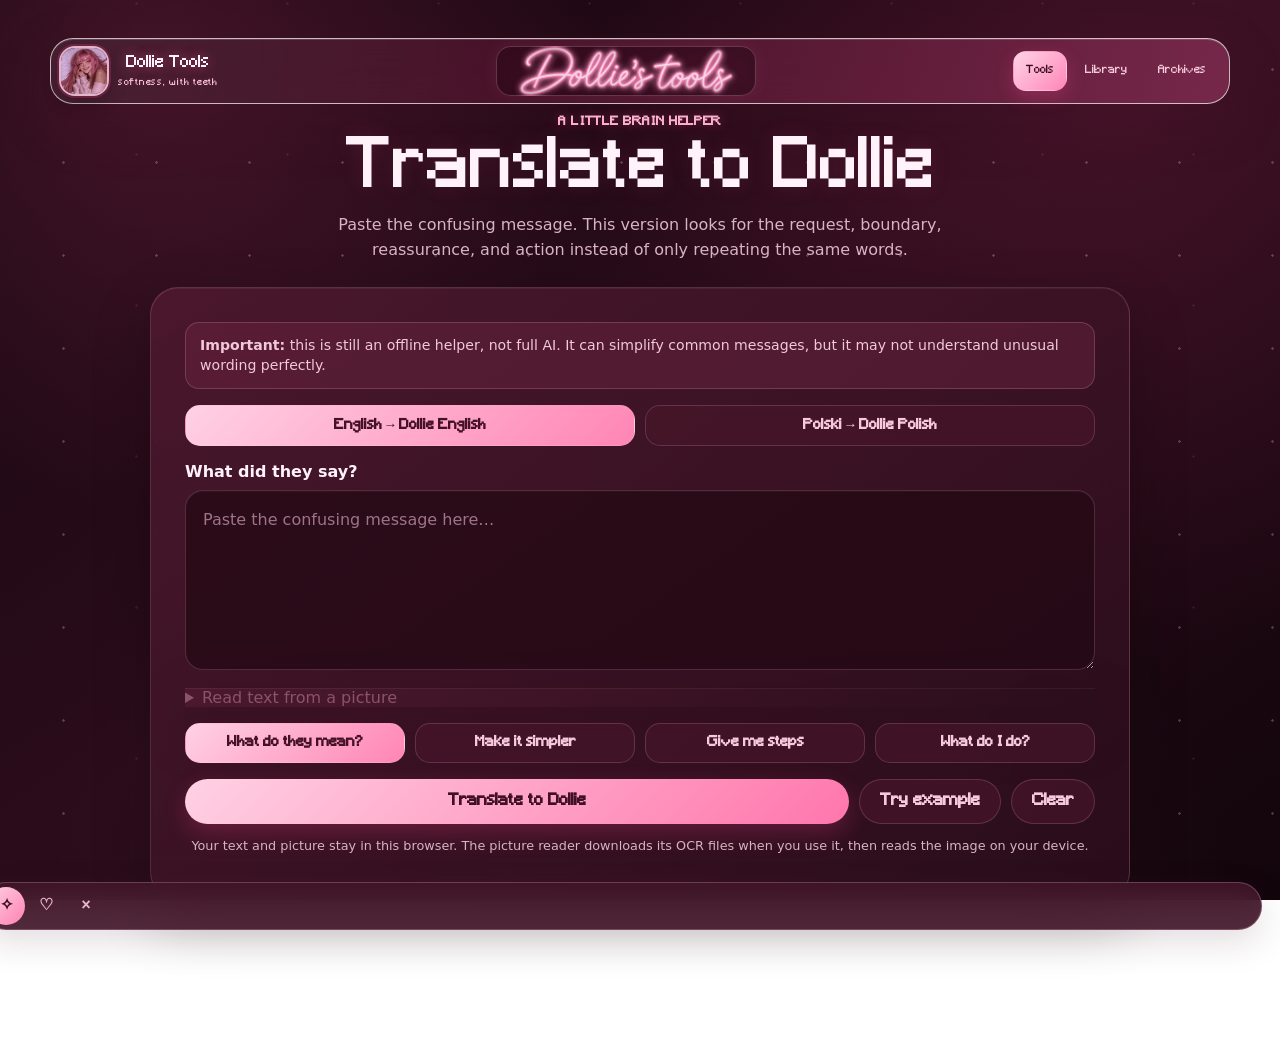
<file: translate-to-dollie.html>
<!doctype html>
<html lang="en">
<head>
  <meta charset="utf-8" />
  <meta name="viewport" content="width=device-width, initial-scale=1, viewport-fit=cover" />
  <meta name="theme-color" content="#f6d8df" />
  <title>Translate to Dollie</title><link rel="icon" href="assets/favicon.png"><link rel="stylesheet" href="dollie-brand.css">
  <style>
    :root {
      --ink:#4b3039; --muted:#7d626b; --pink:#f4cfd9; --pink-deep:#d993a8;
      --gold:#c9a56a; --glass:rgba(255,250,245,.74); --line:rgba(120,75,90,.18);
      --shadow:0 24px 70px rgba(95,54,70,.18);
    }
    *{box-sizing:border-box}
    body{
      margin:0;min-height:100vh;color:var(--ink);
      font-family:Inter,ui-sans-serif,system-ui,-apple-system,BlinkMacSystemFont,"Segoe UI",sans-serif;
      background:
        radial-gradient(circle at 15% 10%,rgba(255,255,255,.95),transparent 27%),
        radial-gradient(circle at 85% 12%,rgba(246,205,216,.75),transparent 32%),
        linear-gradient(145deg,#fff9f6 0%,#f6d8df 52%,#ead3c4 100%);
      padding:28px 16px 48px;
    }
    .shell{width:min(980px,100%);margin:0 auto}
    header{text-align:center;margin:12px 0 24px}
    .eyebrow{text-transform:uppercase;letter-spacing:.22em;font-size:.72rem;font-weight:800;color:var(--gold)}
    h1{margin:8px 0;font-family:Georgia,"Times New Roman",serif;font-size:clamp(2.25rem,6vw,4.25rem);font-weight:500;line-height:.98}
    .subtitle{margin:0 auto;max-width:680px;color:var(--muted);line-height:1.6}
    .card{background:var(--glass);border:1px solid rgba(255,255,255,.72);backdrop-filter:blur(20px);-webkit-backdrop-filter:blur(20px);border-radius:28px;box-shadow:var(--shadow);padding:clamp(18px,4vw,34px)}
    label{display:block;font-weight:800;margin:0 0 9px}
    textarea{width:100%;min-height:180px;resize:vertical;border:1px solid var(--line);border-radius:18px;background:rgba(255,255,255,.76);color:var(--ink);padding:17px;font:inherit;line-height:1.55;outline:none}
    textarea:focus{border-color:var(--pink-deep);box-shadow:0 0 0 4px rgba(217,147,168,.14)}
    .language-grid{display:grid;grid-template-columns:repeat(2,minmax(0,1fr));gap:10px;margin:16px 0}.mode-grid{display:grid;grid-template-columns:repeat(4,minmax(0,1fr));gap:10px;margin:16px 0}
    .language,.mode{border:1px solid var(--line);border-radius:15px;background:rgba(255,255,255,.58);padding:12px 9px;color:var(--ink);font:inherit;font-size:.86rem;font-weight:750;cursor:pointer}
    .language.active,.mode.active{background:var(--pink);border-color:var(--pink-deep)}
    .actions{display:flex;gap:10px;flex-wrap:wrap}
    button.primary,button.secondary{border-radius:999px;padding:13px 20px;font:inherit;font-weight:850;cursor:pointer}
    .primary{border:0;background:var(--ink);color:white;flex:1;min-width:210px}
    .secondary{background:rgba(255,255,255,.7);color:var(--ink);border:1px solid var(--line)}
    .result-wrap{margin-top:22px;display:none}.result-wrap.visible{display:block}
    .result{white-space:pre-wrap;background:rgba(255,255,255,.8);border:1px solid var(--line);border-radius:18px;padding:18px;min-height:130px;line-height:1.65}
    .result-head{display:flex;justify-content:space-between;align-items:center;gap:10px;margin-bottom:9px}.result-head label{margin:0}
    .tiny{font-size:.8rem;color:var(--muted);margin-top:14px;text-align:center}
    .notice{margin:0 0 14px;padding:12px 14px;border:1px solid rgba(201,165,106,.35);border-radius:14px;background:rgba(255,248,228,.65);color:#6e5630;font-size:.88rem;line-height:1.45}
    @media(max-width:700px){.mode-grid{grid-template-columns:repeat(2,minmax(0,1fr))}body{padding-top:16px}.card{border-radius:22px}}

/* Floating Dollie atmosphere */
.atmosphere{
  position:fixed;
  inset:0;
  z-index:0;
  overflow:hidden;
  pointer-events:none;
}
.atmosphere .particle{
  position:absolute;
  top:-12vh;
  left:var(--x);
  width:var(--size);
  height:var(--size);
  opacity:0;
  animation:
    particleFall var(--fall) linear infinite,
    particleSway var(--sway) ease-in-out infinite alternate,
    particleFade var(--fade) ease-in-out infinite;
  animation-delay:var(--delay);
  will-change:transform,opacity;
}
/* Rounded, milky cross-sparkles based on Dollie's approved references. */
.atmosphere.sparkles .particle{
  filter:drop-shadow(0 0 5px rgba(255,255,255,.92)) drop-shadow(0 0 12px rgba(244,219,231,.38));
}
.atmosphere.sparkles .particle::before,
.atmosphere.sparkles .particle::after{
  content:"";
  position:absolute;
  inset:0;
  margin:auto;
  border-radius:999px;
  background:linear-gradient(180deg,rgba(255,255,255,.98),rgba(255,250,247,.80));
  box-shadow:0 0 5px rgba(255,255,255,.92),0 0 14px rgba(248,222,234,.44);
}
.atmosphere.sparkles .particle::before{
  width:34%;
  height:100%;
}
.atmosphere.sparkles .particle::after{
  width:100%;
  height:34%;
}
.atmosphere.petals .particle{
  width:calc(var(--size) * .72);
  height:var(--size);
  border-radius:75% 18% 70% 24%;
  background:
    radial-gradient(circle at 35% 25%,rgba(255,255,255,.88),transparent 25%),
    linear-gradient(145deg,rgba(255,227,237,.95),rgba(226,153,184,.83));
  box-shadow:0 4px 12px rgba(154,86,117,.16);
  transform-origin:50% 30%;
}
@keyframes particleFall{
  from{translate:0 -14vh;rotate:0deg}
  to{translate:0 120vh;rotate:360deg}
}
@keyframes particleSway{
  from{margin-left:-24px}
  to{margin-left:29px}
}
@keyframes particleFade{
  0%,100%{opacity:0}
  15%,72%{opacity:var(--opacity)}
  88%{opacity:.10}
}
.atmosphere.off{display:none}

.atmosphere-control{
  position:fixed;
  right:18px;
  bottom:18px;
  z-index:60;
  display:flex;
  align-items:center;
  gap:0;
  padding:4px;
  border:1px solid rgba(110,72,91,.20);
  border-radius:999px;
  background:rgba(255,250,252,.88);
  box-shadow:0 12px 34px rgba(79,43,61,.16);
  backdrop-filter:blur(16px);
  -webkit-backdrop-filter:blur(16px);
}
.atmosphere-control button{
  width:38px;
  height:38px;
  display:grid;
  place-items:center;
  border:0;
  border-radius:50%;
  background:transparent;
  color:var(--muted);
  cursor:pointer;
  font:700 1rem/1 Georgia,serif;
  transition:background .15s,color .15s,transform .15s;
}
.atmosphere-control button:hover{
  color:var(--ink);
  transform:translateY(-1px);
}
.atmosphere-control button.active{
  color:#fff;
  background:linear-gradient(135deg,#d982a4,#c89d58);
}
.atmosphere-control button + button{margin-left:2px}
header,.shell,.home{position:relative;z-index:2}
@media(prefers-reduced-motion:reduce){.atmosphere{display:none}}
  body{padding-bottom:88px}
  
/* Mobile optimisation v1.4.1 */
html{-webkit-text-size-adjust:100%;text-size-adjust:100%;overflow-x:hidden}
body{overflow-x:hidden;padding-left:env(safe-area-inset-left);padding-right:env(safe-area-inset-right)}
button,a,input,textarea,select,summary{-webkit-tap-highlight-color:transparent}
button,.btn,.choice,.pick-tag,.mode-tabs button,.language,.mode,.tool,.headlink{touch-action:manipulation}
input,textarea,select{max-width:100%}
.output,.v14-output,.result{overflow-wrap:anywhere;word-break:break-word}
@media(max-width:720px){
  body{padding-bottom:calc(92px + env(safe-area-inset-bottom))}
  header{padding:10px 12px;gap:8px;min-height:56px;flex-wrap:wrap}
  header h1{font-size:1.08rem;line-height:1.15;min-width:0;overflow-wrap:anywhere}
  header span{display:none}
  .headlink{min-height:44px;display:inline-flex;align-items:center;justify-content:center;padding:8px 12px}
  .shell{width:calc(100% - 16px);margin:16px auto 36px}
  .hero{margin:4px auto 18px}
  .hero h2{font-size:clamp(2rem,12vw,3.2rem)}
  .card{border-radius:20px;padding:16px 13px}
  .step h3{font-size:1.65rem;line-height:1.1}
  .helper{margin-bottom:16px}
  .grid,.checks,.outputgrid,.v14-grid,.intimacy-tone-grid{grid-template-columns:1fr!important}
  .full,.outputgrid .wide,.v14-full{grid-column:auto!important}
  input,textarea,select{font-size:16px;line-height:1.4;padding:12px 13px}
  textarea{min-height:120px}
  button,.btn,.choice,.language,.mode,.pick-tag,.mode-tabs button,.copy,.icon-btn{min-height:44px}
  .navrow{flex-direction:column;align-items:stretch;gap:9px;margin-top:20px}
  .navrow>.btn{width:100%;justify-content:center}
  .row{align-items:stretch}
  .row>.btn,.v14-toolbar>.btn,.export-buttons>.btn{flex:1 1 100%;width:100%}
  .choices{grid-template-columns:1fr}
  details{padding:9px 10px;border-radius:14px}
  summary{min-height:44px;display:flex;align-items:center;line-height:1.25}
  .killian{padding:12px;margin:12px 0 16px}
  .namebox,.appearance-builder,.npc-card,.v14-box{padding:12px;border-radius:16px}
  .name-result{font-size:2rem}
  .progress{gap:3px;margin-bottom:12px}
  .pip{height:6px}
  .output,.v14-output{font-size:11px;max-height:55vh;padding:12px}
  .outhead{gap:8px}.copy{padding:7px 12px}
  .v14-toolbar,.export-buttons,.npc-toolbar{align-items:stretch}
  .v14-tags{max-height:240px}
  .atmosphere-control{right:max(10px,env(safe-area-inset-right));bottom:max(10px,env(safe-area-inset-bottom));padding:3px}
  .atmosphere-control button{width:42px;height:42px}
  .toast{bottom:calc(70px + env(safe-area-inset-bottom));max-width:calc(100% - 24px);text-align:center;white-space:normal}
}
@media(max-width:420px){
  .shell{width:calc(100% - 10px)}
  .card{padding:14px 10px}
  .eyebrow{letter-spacing:.13em}
}

/* Translate page mobile polish */
@media(max-width:700px){
  body{padding-top:12px}
  .shell{width:100%;max-width:none}
  header{display:block;min-height:0;padding:0 4px;margin:6px 0 16px;background:none;border:0;box-shadow:none;backdrop-filter:none}
  h1{font-size:clamp(2.25rem,14vw,3.35rem)}
  .subtitle{font-size:.94rem;line-height:1.5}
  .card{border-radius:20px;padding:16px 12px}
  .language-grid{grid-template-columns:1fr;gap:8px;margin:12px 0}
  .mode-grid{grid-template-columns:repeat(2,minmax(0,1fr));gap:8px;margin:13px 0}
  .language,.mode{padding:11px 8px;font-size:.82rem}
  .actions{display:grid;grid-template-columns:1fr;gap:8px}
  .primary,.secondary{width:100%;min-width:0!important;min-height:46px}
  .result-head{align-items:stretch}.result-head .secondary{width:auto;min-width:84px!important}
  .result{padding:14px;min-height:110px}
  .notice{font-size:.83rem;padding:10px 11px}
}
@media(max-width:390px){.mode-grid{grid-template-columns:1fr}}

/* Picture reader */
.picture-reader{margin:14px 0 4px;border-color:rgba(217,147,168,.3);background:linear-gradient(145deg,rgba(255,255,255,.72),rgba(249,229,237,.55))}
.picture-reader summary{color:#8a5368}
.picture-reader-body{padding:4px 2px 2px}
.picture-help{margin:4px 0 12px;color:var(--muted);font-size:.84rem;line-height:1.45}
.picture-dropzone{display:grid;place-items:center;min-height:132px;padding:15px;border:1.5px dashed rgba(151,91,116,.35);border-radius:17px;background:rgba(255,255,255,.55);text-align:center;color:var(--muted);cursor:pointer;transition:border-color .15s,background .15s,transform .15s}
.picture-dropzone:hover,.picture-dropzone:focus-visible,.picture-dropzone.dragover{border-color:var(--pink-deep);background:rgba(255,247,251,.88);outline:none;transform:translateY(-1px)}
.picture-dropzone strong{display:block;color:var(--ink);margin-bottom:3px}
.picture-dropzone small{display:block;line-height:1.4}
.picture-preview-wrap{display:none;margin-top:12px;border:1px solid var(--line);border-radius:17px;overflow:hidden;background:rgba(255,255,255,.7)}
.picture-preview-wrap.visible{display:block}
.picture-preview{display:block;width:100%;max-height:360px;object-fit:contain;background:#fff}
.picture-meta{padding:8px 11px;color:var(--muted);font-size:.76rem;overflow-wrap:anywhere}
.picture-actions{display:flex;gap:8px;flex-wrap:wrap;margin-top:12px}
.picture-actions .primary{flex:1}
.picture-actions .secondary{flex:0 1 auto}
.ocr-progress-wrap{display:none;margin-top:11px}.ocr-progress-wrap.visible{display:block}
.ocr-progress{display:block;width:100%;height:9px;border:0;border-radius:999px;overflow:hidden;accent-color:var(--pink-deep)}
.ocr-status{margin:7px 0 0;color:var(--muted);font-size:.8rem;line-height:1.4}
.ocr-status.error{color:#a44d61}.ocr-status.success{color:#6e6440}
.picture-reader [disabled]{opacity:.48;cursor:not-allowed}
@media(max-width:700px){
  .picture-dropzone{min-height:112px;padding:13px 10px}
  .picture-preview{max-height:46vh}
  .picture-actions{display:grid;grid-template-columns:1fr}
  .picture-actions .primary,.picture-actions .secondary{width:100%}
}

</style>
</head>
<body>
  <script src="dollie-brand.js"></script>
  <div class="atmosphere sparkles" id="atmosphere" aria-hidden="true"></div>
  <main class="shell">
    <header>
      <div class="eyebrow">A little brain helper</div>
      <h1>Translate to Dollie</h1>
      <p class="subtitle">Paste the confusing message. This version looks for the request, boundary, reassurance, and action instead of only repeating the same words.</p>
    </header>

    <section class="card">
      <p class="notice"><strong>Important:</strong> this is still an offline helper, not full AI. It can simplify common messages, but it may not understand unusual wording perfectly.</p>

      <div class="language-grid" role="group" aria-label="Language">
        <button class="language active" data-language="en">English → Dollie English</button>
        <button class="language" data-language="pl">Polski → Dollie Polish</button>
      </div>

      <label for="input" id="inputLabel">What did they say?</label>
      <textarea id="input" placeholder="Paste the confusing message here…"></textarea>

      <details class="picture-reader" id="pictureReader">
        <summary id="pictureSummary">Read text from a picture</summary>
        <div class="picture-reader-body">
          <p class="picture-help" id="pictureHelp">Choose a screenshot or photo. The reader copies the visible text into the box above so you can translate it normally.</p>
          <input id="pictureInput" type="file" accept="image/*" capture="environment" hidden>
          <div class="picture-dropzone" id="pictureDropzone" role="button" tabindex="0" aria-controls="pictureInput">
            <div><strong id="pictureDropTitle">Choose a picture or take a photo</strong><small id="pictureDropHint">You can also drop or paste an image here.</small></div>
          </div>
          <div class="picture-preview-wrap" id="picturePreviewWrap">
            <img class="picture-preview" id="picturePreview" alt="Selected picture preview">
            <div class="picture-meta" id="pictureMeta"></div>
          </div>
          <div class="picture-actions">
            <button class="primary" type="button" id="readPicture" disabled>Read picture</button>
            <button class="secondary" type="button" id="removePicture" disabled>Remove picture</button>
          </div>
          <div class="ocr-progress-wrap" id="ocrProgressWrap">
            <progress class="ocr-progress" id="ocrProgress" max="1" value="0"></progress>
            <p class="ocr-status" id="ocrStatus" aria-live="polite">No picture selected.</p>
          </div>
        </div>
      </details>

      <div class="mode-grid" role="group" aria-label="Translation mode">
        <button class="mode active" data-mode="meaning">What do they mean?</button>
        <button class="mode" data-mode="simple">Make it simpler</button>
        <button class="mode" data-mode="steps">Give me steps</button>
        <button class="mode" data-mode="action">What do I do?</button>
      </div>

      <div class="actions">
        <button class="primary" id="translate">Translate to Dollie</button>
        <button class="secondary" id="example">Try example</button>
        <button class="secondary" id="clear">Clear</button>
      </div>

      <div class="result-wrap" id="resultWrap">
        <div class="result-head">
          <label id="resultLabel">In Dollie language</label>
          <button class="secondary" id="copy">Copy</button>
        </div>
        <div class="result" id="result" aria-live="polite"></div>
      </div>

      <p class="tiny" id="privacy">Your text stays in this browser and is not uploaded anywhere.</p>
    </section>
  </main>

  <div class="atmosphere-control" aria-label="Page effects">
  <button type="button" data-atmosphere="sparkles" aria-label="Soft floating sparkles" title="Soft floating sparkles"><span aria-hidden="true">✧</span></button>
  <button type="button" data-atmosphere="petals" aria-label="Falling cherry blossom petals" title="Falling cherry blossom petals">♡</button>
  <button type="button" data-atmosphere="off" aria-label="Turn effects off" title="Turn effects off">×</button>
</div>

  <script>
    const input=document.querySelector('#input');
    const result=document.querySelector('#result');
    const resultWrap=document.querySelector('#resultWrap');
    const modes=[...document.querySelectorAll('.mode')];
    let currentMode='meaning';
    let currentLanguage='en';
    let selectedPictureFile=null;
    let selectedPictureUrl='';
    let ocrWorker=null;
    let ocrWorkerLanguage='';
    let ocrBusy=false;
    let ocrLibraryPromise=null;

    const pictureInput=document.querySelector('#pictureInput');
    const pictureDropzone=document.querySelector('#pictureDropzone');
    const picturePreview=document.querySelector('#picturePreview');
    const picturePreviewWrap=document.querySelector('#picturePreviewWrap');
    const pictureMeta=document.querySelector('#pictureMeta');
    const readPictureButton=document.querySelector('#readPicture');
    const removePictureButton=document.querySelector('#removePicture');
    const ocrProgressWrap=document.querySelector('#ocrProgressWrap');
    const ocrProgress=document.querySelector('#ocrProgress');
    const ocrStatus=document.querySelector('#ocrStatus');

    function setOcrStatus(message,type=''){
      ocrStatus.textContent=message;
      ocrStatus.className='ocr-status'+(type?' '+type:'');
    }

    function formatBytes(bytes){
      if(bytes<1024)return bytes+' B';
      if(bytes<1024*1024)return (bytes/1024).toFixed(1)+' KB';
      return (bytes/(1024*1024)).toFixed(1)+' MB';
    }

    function loadOcrLibrary(){
      if(window.Tesseract)return Promise.resolve(window.Tesseract);
      if(ocrLibraryPromise)return ocrLibraryPromise;
      ocrLibraryPromise=new Promise((resolve,reject)=>{
        const script=document.createElement('script');
        script.src='https://cdn.jsdelivr.net/npm/tesseract.js@6.0.0/dist/tesseract.min.js';
        script.async=true;
        script.onload=()=>window.Tesseract?resolve(window.Tesseract):reject(new Error('OCR library unavailable'));
        script.onerror=()=>reject(new Error('OCR library failed to load'));
        document.head.appendChild(script);
      });
      return ocrLibraryPromise;
    }

    async function imageForOcr(file){
      const url=URL.createObjectURL(file);
      try{
        const img=new Image();
        img.decoding='async';
        await new Promise((resolve,reject)=>{img.onload=resolve;img.onerror=reject;img.src=url});
        const maxSide=2800;
        const scale=Math.min(1,maxSide/Math.max(img.naturalWidth,img.naturalHeight));
        const browserFriendly=/^image\/(png|jpeg|webp|bmp)$/i.test(file.type);
        if(scale===1&&browserFriendly)return file;
        const canvas=document.createElement('canvas');
        canvas.width=Math.max(1,Math.round(img.naturalWidth*scale));
        canvas.height=Math.max(1,Math.round(img.naturalHeight*scale));
        const context=canvas.getContext('2d',{alpha:false});
        context.fillStyle='#fff';context.fillRect(0,0,canvas.width,canvas.height);
        context.drawImage(img,0,0,canvas.width,canvas.height);
        return await new Promise(resolve=>canvas.toBlob(blob=>resolve(blob||file),'image/jpeg',.94));
      }finally{URL.revokeObjectURL(url)}
    }

    function clearPicture(){
      if(selectedPictureUrl)URL.revokeObjectURL(selectedPictureUrl);
      selectedPictureFile=null;selectedPictureUrl='';pictureInput.value='';
      picturePreview.removeAttribute('src');picturePreviewWrap.classList.remove('visible');pictureMeta.textContent='';
      readPictureButton.disabled=true;removePictureButton.disabled=true;
      ocrProgress.value=0;ocrProgressWrap.classList.remove('visible');
      setOcrStatus(ui[currentLanguage].noPicture);
    }

    function selectPicture(file){
      const t=ui[currentLanguage];
      if(!file||!file.type.startsWith('image/')){setOcrStatus(t.wrongFile,'error');ocrProgressWrap.classList.add('visible');return}
      if(file.size>25*1024*1024){setOcrStatus(t.largeFile,'error');ocrProgressWrap.classList.add('visible');return}
      if(selectedPictureUrl)URL.revokeObjectURL(selectedPictureUrl);
      selectedPictureFile=file;selectedPictureUrl=URL.createObjectURL(file);
      picturePreview.src=selectedPictureUrl;picturePreviewWrap.classList.add('visible');
      pictureMeta.textContent=(file.name||'image')+' · '+formatBytes(file.size);
      readPictureButton.disabled=false;removePictureButton.disabled=false;
      ocrProgress.value=0;ocrProgressWrap.classList.add('visible');
      setOcrStatus(t.selectedPicture);
    }

    async function getOcrWorker(language){
      await loadOcrLibrary();
      if(ocrWorker&&ocrWorkerLanguage===language)return ocrWorker;
      if(ocrWorker){await ocrWorker.terminate();ocrWorker=null}
      ocrWorkerLanguage=language;
      ocrWorker=await window.Tesseract.createWorker(language,1,{logger:message=>{
        if(typeof message.progress==='number'){ocrProgress.value=message.progress}
        if(message.status&&ocrBusy){
          const pct=typeof message.progress==='number'?' '+Math.round(message.progress*100)+'%':'';
          setOcrStatus(ui[currentLanguage].readingPicture+pct);
        }
      }});
      return ocrWorker;
    }

    async function readSelectedPicture(){
      if(!selectedPictureFile||ocrBusy)return;
      const t=ui[currentLanguage];
      ocrBusy=true;readPictureButton.disabled=true;removePictureButton.disabled=true;
      ocrProgressWrap.classList.add('visible');ocrProgress.value=0;setOcrStatus(t.loadingReader);
      try{
        const language=currentLanguage==='pl'?'pol':'eng';
        const worker=await getOcrWorker(language);
        const prepared=await imageForOcr(selectedPictureFile);
        setOcrStatus(t.readingPicture);
        const response=await worker.recognize(prepared);
        const extracted=(response&&response.data&&response.data.text||'').replace(/\n{3,}/g,'\n\n').trim();
        if(!extracted){setOcrStatus(t.noText,'error');return}
        input.value=extracted;
        input.dispatchEvent(new Event('input',{bubbles:true}));
        setOcrStatus(t.pictureDone,'success');
        input.scrollIntoView({behavior:'smooth',block:'center'});
      }catch(error){
        console.error(error);setOcrStatus(t.pictureError,'error');
      }finally{
        ocrBusy=false;readPictureButton.disabled=!selectedPictureFile;removePictureButton.disabled=!selectedPictureFile;
      }
    }

    pictureDropzone.addEventListener('click',()=>pictureInput.click());
    pictureDropzone.addEventListener('keydown',event=>{if(event.key==='Enter'||event.key===' '){event.preventDefault();pictureInput.click()}});
    pictureInput.addEventListener('change',()=>selectPicture(pictureInput.files&&pictureInput.files[0]));
    ['dragenter','dragover'].forEach(type=>pictureDropzone.addEventListener(type,event=>{event.preventDefault();pictureDropzone.classList.add('dragover')}));
    ['dragleave','drop'].forEach(type=>pictureDropzone.addEventListener(type,event=>{event.preventDefault();pictureDropzone.classList.remove('dragover')}));
    pictureDropzone.addEventListener('drop',event=>selectPicture(event.dataTransfer&&event.dataTransfer.files&&event.dataTransfer.files[0]));
    document.addEventListener('paste',event=>{
      const item=[...(event.clipboardData&&event.clipboardData.items||[])].find(entry=>entry.type.startsWith('image/'));
      if(item){const file=item.getAsFile();if(file){document.querySelector('#pictureReader').open=true;selectPicture(file)}}
    });
    readPictureButton.addEventListener('click',readSelectedPicture);
    removePictureButton.addEventListener('click',clearPicture);
    window.addEventListener('beforeunload',()=>{if(ocrWorker)ocrWorker.terminate();if(selectedPictureUrl)URL.revokeObjectURL(selectedPictureUrl)});

    
    const languages=[...document.querySelectorAll('.language')];
    const ui={
      en:{
        inputLabel:'What did they say?',
        placeholder:'Paste the confusing message here…',
        modes:['What do they mean?','Make it simpler','Give me steps','What do I do?'],
        translate:'Translate to Dollie', example:'Try example', clear:'Clear',
        result:'In Dollie language', copy:'Copy',
        privacy:'Your text and picture stay in this browser. The picture reader downloads its OCR files when you use it, then reads the image on your device.',
        empty:'Paste a message first, darling.',
        pictureSummary:'Read text from a picture',
        pictureHelp:'Choose a screenshot or photo. The reader copies the visible text into the box above so you can translate it normally.',
        pictureDropTitle:'Choose a picture or take a photo',
        pictureDropHint:'You can also drop or paste an image here.',
        readPicture:'Read picture', removePicture:'Remove picture',
        noPicture:'No picture selected.', selectedPicture:'Picture ready. Tap Read picture.',
        loadingReader:'Loading the picture reader…', readingPicture:'Reading picture…',
        pictureDone:'Text copied into the message box.', noText:'I could not find readable text in that picture.',
        pictureError:'The picture could not be read. Try a clearer or more tightly cropped image.',
        wrongFile:'Please choose an image file.', largeFile:'That picture is too large. Please choose one under 25 MB.'
      },
      pl:{
        inputLabel:'Co oni powiedzieli?',
        placeholder:'Wklej tutaj trudną albo zagmatwaną wiadomość…',
        modes:['Co mają na myśli?','Uprość to','Rozpisz kroki','Co mam zrobić?'],
        translate:'Przetłumacz na Dollie', example:'Pokaż przykład', clear:'Wyczyść',
        result:'Po dolliowemu', copy:'Kopiuj',
        privacy:'Twój tekst i zdjęcie zostają w tej przeglądarce. Czytnik pobiera pliki OCR, kiedy go używasz, a potem odczytuje obraz na twoim urządzeniu.',
        empty:'Najpierw wklej wiadomość, kochanie.',
        pictureSummary:'Odczytaj tekst ze zdjęcia',
        pictureHelp:'Wybierz zrzut ekranu albo zdjęcie. Czytnik skopiuje widoczny tekst do pola wyżej, żeby można go było normalnie przetłumaczyć.',
        pictureDropTitle:'Wybierz zdjęcie albo zrób zdjęcie',
        pictureDropHint:'Możesz też przeciągnąć lub wkleić obraz tutaj.',
        readPicture:'Odczytaj zdjęcie', removePicture:'Usuń zdjęcie',
        noPicture:'Nie wybrano zdjęcia.', selectedPicture:'Zdjęcie gotowe. Naciśnij Odczytaj zdjęcie.',
        loadingReader:'Ładuję czytnik zdjęć…', readingPicture:'Odczytuję zdjęcie…',
        pictureDone:'Tekst został skopiowany do pola wiadomości.', noText:'Nie znalazłam czytelnego tekstu na tym zdjęciu.',
        pictureError:'Nie udało się odczytać zdjęcia. Spróbuj wyraźniejszego albo mocniej przyciętego obrazu.',
        wrongFile:'Wybierz plik obrazu.', largeFile:'To zdjęcie jest za duże. Wybierz plik mniejszy niż 25 MB.'
      }
    };

    function applyLanguage(){
      const t=ui[currentLanguage];
      document.querySelector('#inputLabel').textContent=t.inputLabel;
      input.placeholder=t.placeholder;
      modes.forEach((button,index)=>button.textContent=t.modes[index]);
      document.querySelector('#translate').textContent=t.translate;
      document.querySelector('#example').textContent=t.example;
      document.querySelector('#clear').textContent=t.clear;
      document.querySelector('#resultLabel').textContent=t.result;
      document.querySelector('#copy').textContent=t.copy;
      document.querySelector('#privacy').textContent=t.privacy;
      document.querySelector('#pictureSummary').textContent=t.pictureSummary;
      document.querySelector('#pictureHelp').textContent=t.pictureHelp;
      document.querySelector('#pictureDropTitle').textContent=t.pictureDropTitle;
      document.querySelector('#pictureDropHint').textContent=t.pictureDropHint;
      document.querySelector('#readPicture').textContent=t.readPicture;
      document.querySelector('#removePicture').textContent=t.removePicture;
      if(!selectedPictureFile) setOcrStatus(t.noPicture);
      else if(!ocrBusy) setOcrStatus(t.selectedPicture);
    }

    languages.forEach(button=>button.addEventListener('click',()=>{
      languages.forEach(item=>item.classList.remove('active'));
      button.classList.add('active');
      currentLanguage=button.dataset.language;
      applyLanguage();
      resultWrap.classList.remove('visible');
    }));

modes.forEach(button=>button.addEventListener('click',()=>{
      modes.forEach(item=>item.classList.remove('active'));
      button.classList.add('active');
      currentMode=button.dataset.mode;
    }));

    const replacements=[
      [/\butilize\b/gi,'use'],[/\bapproximately\b/gi,'about'],[/\bsubsequently\b/gi,'later'],
      [/\bprior to\b/gi,'before'],[/\bin order to\b/gi,'to'],[/\bwith regard to\b/gi,'about'],
      [/\bcommence\b/gi,'start'],[/\bterminate\b/gi,'end'],[/\bretain\b/gi,'keep'],
      [/\bverify\b/gi,'check'],[/\bfinalized\b/gi,'finished'],[/\badditional\b/gi,'extra'],
      [/\bfunctionality\b/gi,'feature'],[/\bconfiguration\b/gi,'setup'],[/\brefrain from\b/gi,'please avoid']
    ];

    function cleanText(text){
      let cleaned=text.replace(/\s+/g,' ').trim();
      replacements.forEach(([pattern,replacement])=>cleaned=cleaned.replace(pattern,replacement));
      return cleaned;
    }

    function sentences(text){
      return cleanText(text)
        .replace(/([.!?])\s+/g,'$1|')
        .split('|')
        .map(s=>s.trim())
        .filter(Boolean);
    }

    function shorten(sentence){
      return sentence
        .replace(/\bI just make sure to let people know that\b/gi,'I tell people')
        .replace(/\bif it'?s possible for them to\b/gi,'please')
        .replace(/\bthat would greatly appreciated\b/gi,'I would appreciate that')
        .replace(/\bI'?m not trying to dictate how you act\b/gi,'I am not trying to control you')
        .replace(/\bdon'?t hesitate to mention it\b/gi,'please tell me')
        .replace(/\bwhile around me\b/gi,'around me')
        .trim();
    }

    function simplify(text){
      return sentences(text)
        .map(shorten)
        .map(s=>s.charAt(0).toUpperCase()+s.slice(1))
        .join('\n\n');
    }

    function detectInterpersonal(text){
      const t=cleanText(text);
      const hasBoundary=/(be mindful|please avoid|refrain|stop|don'?t|not comfortable|bothers me|upsets me|hard for me|around me)/i.test(t);
      const hasReassurance=/(not trying to control|not trying to dictate|I understand|habits are hard|not blaming|not angry)/i.test(t);
      const hasReciprocity=/(anything you need me to be mindful of|tell me too|let me know|don'?t hesitate to mention)/i.test(t);
      const hasFriend=/(my friend|talking about .* like that)/i.test(t);

      if(hasBoundary){
        let lines=[];
        if(hasFriend) lines.push('They care about their friend and feel protective when you talk about that friend in that way.');
        else lines.push('Something you are doing or saying makes them uncomfortable.');

        lines.push('They are asking you to avoid doing it around them, or at least be more careful about it.');

        if(hasReassurance) lines.push('They are trying to say this gently. They are not trying to control you, and they understand habits can be hard to change.');
        if(hasReciprocity) lines.push('They also want you to tell them if there is anything they should be more careful about.');

        return 'They mean this:\n\n' + lines.join('\n\n') + '\n\nWhat they want from you:\n• Be mindful of how you talk about their friend.\n• Try not to use that kind of language around them.\n• Tell them about your own boundaries too.';
      }
      return null;
    }

    function toSteps(text){
      const interpersonal=detectInterpersonal(text);
      if(interpersonal){
        return '1. Notice that they are setting a boundary.\n2. Avoid talking about their friend that way around them.\n3. Do not treat it like an attack; they are trying to ask gently.\n4. Tell them if you have a boundary you want them to respect too.';
      }
      const parts=sentences(text).map(shorten);
      const cues=/(first|then|next|after|before|download|upload|save|copy|move|delete|open|check|add|remove|export|import|install|please|need to|have to|should)/i;
      let useful=parts.filter(p=>cues.test(p));
      if(!useful.length) useful=parts;
      return useful.map((step,index)=>`${index+1}. ${step.replace(/^(and|then|next)\s+/i,'')}`).join('\n');
    }

    function actionOnly(text){
      const interpersonal=detectInterpersonal(text);
      if(interpersonal){
        return 'What you need to do:\n\n• Be careful about how you speak about their friend.\n• Avoid that kind of comment around them.\n• You can also tell them about anything you want them to be mindful of.';
      }
      const parts=sentences(text).map(shorten);
      const actions=parts.filter(p=>/(you|your|please|need to|have to|should|can|download|upload|save|copy|delete|check|add|remove|export|import)/i.test(p));
      if(!actions.length) return 'There is no clear task for you in this message. They may only be explaining how they feel.';
      return 'What you need to do:\n\n'+actions.map(a=>`• ${a.replace(/^(and|then|next)\s+/i,'')}`).join('\n');
    }


    function polishSimple(text){
      return sentences(text).map(s=>s
        .replace(/\bchciałabym jedynie zaznaczyć, że\b/gi,'chcę tylko powiedzieć, że')
        .replace(/\bjeżeli byłaby taka możliwość\b/gi,'jeśli możesz')
        .replace(/\bbyłabym bardzo wdzięczna\b/gi,'byłoby mi miło')
        .replace(/\bnie mam zamiaru narzucać ci\b/gi,'nie chcę ci nic narzucać')
        .replace(/\bproszę o zachowanie ostrożności\b/gi,'proszę, uważaj')
        .replace(/\bproszę mieć na uwadze\b/gi,'pamiętaj')
        .replace(/\bw związku z powyższym\b/gi,'dlatego')
        .replace(/\bna chwilę obecną\b/gi,'teraz')
        .replace(/\bw celu\b/gi,'żeby')
        .replace(/\bdokonać\b/gi,'zrobić')
        .replace(/\bzweryfikować\b/gi,'sprawdzić')
        .replace(/\bniezwłocznie\b/gi,'od razu')
      ).join('\n\n');
    }

    function polishMeaning(text){
      const t=cleanText(text);
      const boundary=/(uważaj|proszę.*nie|nie rób|przestań|nie czuję się|jest mi trudno|przeszkadza mi|w mojej obecności|przy mnie|nie mów tak)/i.test(t);
      const friend=/(moja przyjaciółka|mój przyjaciel|moja znajoma|mój znajomy|o mojej przyjaciółce|o moim przyjacielu)/i.test(t);
      const reassurance=/(nie chcę cię kontrolować|nie chcę nic narzucać|rozumiem, że|nawyki są trudne|nie mam pretensji)/i.test(t);
      const reciprocity=/(powiedz mi też|daj mi znać|jeśli ja mam na coś uważać|jeśli jest coś, co powinnam)/i.test(t);

      if(boundary){
        const lines=[];
        lines.push(friend
          ? 'Ta osoba broni swojej bliskiej osoby i źle się czuje, kiedy mówisz o niej w taki sposób.'
          : 'Coś, co mówisz albo robisz, sprawia tej osobie dyskomfort.');
        lines.push('Prosi cię, żebyś tego nie robiła przy niej albo bardziej na to uważała.');
        if(reassurance) lines.push('Nie próbuje cię kontrolować. Rozumie, że zmiana nawyków może być trudna.');
        if(reciprocity) lines.push('Chce też, żebyś powiedziała jej o swoich granicach.');
        return 'Po dolliowemu:\n\n'+lines.join('\n\n');
      }
      return 'Po dolliowemu:\n\n'+polishSimple(text);
    }

    function polishSteps(text){
      if(/uważaj|proszę.*nie|nie rób|przestań|przeszkadza mi|przy mnie/i.test(text)){
        return '1. Zauważ, że ta osoba stawia granicę.\n2. Nie rób tego przy niej.\n3. Nie traktuj tego jak ataku — próbuje powiedzieć to spokojnie.\n4. Powiedz jej też o swoich granicach.';
      }
      return sentences(polishSimple(text)).map((s,i)=>`${i+1}. ${s}`).join('\n');
    }

    function polishAction(text){
      if(/uważaj|proszę.*nie|nie rób|przestań|przeszkadza mi|przy mnie/i.test(text)){
        return 'Co masz zrobić:\n\n• Uważaj na to, o co prosi.\n• Nie rób tego przy niej.\n• Powiedz jej również o swoich granicach.';
      }
      const parts=sentences(polishSimple(text));
      const actions=parts.filter(p=>/(musisz|powinnaś|powinieneś|proszę|zrób|sprawdź|pobierz|wyślij|zapisz|usuń|dodaj|otwórz)/i.test(p));
      return actions.length
        ? 'Co masz zrobić:\n\n'+actions.map(a=>'• '+a).join('\n')
        : 'Nie ma tu jasnego zadania. Ta osoba może tylko tłumaczyć, jak się czuje.';
    }

    function meaning(text){
      return detectInterpersonal(text) || `They mean this:\n\n${simplify(text)}`;
    }

    function translate(){
      const text=input.value.trim();
      if(!text){
        result.textContent=ui[currentLanguage].empty;
        resultWrap.classList.add('visible');
        return;
      }

      const outputs=currentLanguage==='pl'
        ? {meaning:polishMeaning(text),simple:polishSimple(text),steps:polishSteps(text),action:polishAction(text)}
        : {meaning:meaning(text),simple:simplify(text),steps:toSteps(text),action:actionOnly(text)};

      result.textContent=outputs[currentMode];
      resultWrap.classList.add('visible');
      resultWrap.scrollIntoView({behavior:'smooth',block:'nearest'});
    }

    document.querySelector('#translate').addEventListener('click',translate);

    document.querySelector('#clear').addEventListener('click',()=>{
      input.value='';
      result.textContent='';
      resultWrap.classList.remove('visible');
      clearPicture();
      input.focus();
    });

    document.querySelector('#example').addEventListener('click',()=>{
      input.value=currentLanguage==='pl'
        ? 'Nie chcę ci nic narzucać, ale proszę, nie mów tak o mojej przyjaciółce przy mnie. Rozumiem, że czasami to nawyk i trudno go zmienić. Chcę tylko, żebyś bardziej na to uważała. Jeśli ja też robię coś, co ci przeszkadza, powiedz mi.'
        : "It makes me wanna shake you with love and tell you to stop talking about my friend like that. I’m not trying to control you, just asking you to be mindful.";
      translate();
    });

    document.querySelector('#copy').addEventListener('click',async event=>{
      try{
        await navigator.clipboard.writeText(result.textContent);
        const old=event.target.textContent;
        event.target.textContent=currentLanguage==='pl'?'Skopiowano':'Copied';
        setTimeout(()=>event.target.textContent=old,1200);
      }catch{
        const range=document.createRange();
        range.selectNodeContents(result);
        const selection=window.getSelection();
        selection.removeAllRanges();
        selection.addRange(range);
      }
    });
    applyLanguage();
  </script>
  <script>
document.addEventListener('DOMContentLoaded', function(){
  const layer=document.getElementById('atmosphere');
  if(!layer)return;
  const saved=localStorage.getItem('dollieAtmosphere')||'sparkles';

  function createParticles(){
    layer.innerHTML='';
    const particleCount=window.matchMedia('(max-width:720px)').matches?14:24;
    for(let i=0;i<particleCount;i++){
      const p=document.createElement('span');
      p.className='particle';
      p.style.setProperty('--x',(Math.random()*100).toFixed(2)+'vw');
      p.style.setProperty('--size',(5+Math.random()*10).toFixed(1)+'px');
      p.style.setProperty('--fall',(14+Math.random()*15).toFixed(1)+'s');
      p.style.setProperty('--sway',(2.8+Math.random()*4.5).toFixed(1)+'s');
      p.style.setProperty('--fade',(4+Math.random()*5).toFixed(1)+'s');
      p.style.setProperty('--delay',(-Math.random()*22).toFixed(1)+'s');
      p.style.setProperty('--opacity',(0.18+Math.random()*0.42).toFixed(2));
      layer.appendChild(p);
    }
  }

  function setAtmosphere(mode){
    layer.className='atmosphere '+mode;
    document.querySelectorAll('[data-atmosphere]').forEach(btn=>{
      btn.classList.toggle('active',btn.dataset.atmosphere===mode);
    });
    localStorage.setItem('dollieAtmosphere',mode);
    if(mode!=='off'&&!layer.children.length)createParticles();
  }

  document.querySelectorAll('[data-atmosphere]').forEach(btn=>{
    btn.addEventListener('click',()=>setAtmosphere(btn.dataset.atmosphere));
  });

  createParticles();
  setAtmosphere(saved);
});
</script>
</body>
</html>
</file>
<file: dollie-brand.css>
@font-face{font-family:"Dollie Pixel";src:url("assets/Minecraft.ttf") format("truetype");font-display:swap}
:root{--dt-ink:#3c1625;--dt-wine:#6f203e;--dt-hot:#ff4f9a;--dt-pink:#ffacd0;--dt-blush:#ffe2ef;--dt-cream:#fff8fb;--dt-gold:#e0b77a;--dt-line:rgba(255,174,210,.34);--dt-shadow:0 18px 55px rgba(71,18,44,.22)}
html{scroll-padding-top:92px}
body.dollie-branded{cursor:url("data:image/svg+xml,%3Csvg xmlns='http://www.w3.org/2000/svg' width='24' height='24' viewBox='0 0 24 24'%3E%3Cpath d='M3 2v17l4-4 3 7 3-1-3-7h6z' fill='%23ffd5e7' stroke='%23db397d' stroke-width='1.7' stroke-linejoin='round'/%3E%3Cpath d='M5 5v8' stroke='white' stroke-width='1.5' stroke-linecap='round'/%3E%3C/svg%3E") 3 2,auto}
body.dollie-branded a,body.dollie-branded button,body.dollie-branded [role="button"],body.dollie-branded input[type="checkbox"],body.dollie-branded select{cursor:url("data:image/svg+xml,%3Csvg xmlns='http://www.w3.org/2000/svg' width='26' height='26' viewBox='0 0 26 26'%3E%3Cpath d='M13 23C9 19 3 15 3 9a5 5 0 0 1 9-3l1 2 1-2a5 5 0 0 1 9 3c0 6-6 10-10 14z' fill='%23ffd1e5' stroke='%23d93279' stroke-width='2'/%3E%3Cpath d='M7 8c1-2 3-2 4-1' fill='none' stroke='white' stroke-width='2' stroke-linecap='round'/%3E%3C/svg%3E") 13 12,pointer}
.dollie-brandbar{position:sticky;top:0;z-index:1000;width:min(1180px,calc(100% - 24px));min-height:66px;margin:10px auto 0;padding:7px 10px 7px 8px;display:flex;align-items:center;gap:12px;border:1px solid rgba(255,255,255,.72);border-radius:23px;background:linear-gradient(120deg,rgba(55,13,31,.94),rgba(105,27,60,.91));box-shadow:var(--dt-shadow),inset 0 1px rgba(255,255,255,.16);backdrop-filter:blur(18px);-webkit-backdrop-filter:blur(18px)}
.dollie-brandbar::before{content:"";position:absolute;inset:0;border-radius:inherit;pointer-events:none;background:linear-gradient(100deg,rgba(255,255,255,.08),transparent 42%,rgba(255,136,188,.11));mix-blend-mode:screen}
.dollie-brand-home{position:relative;display:flex;align-items:center;gap:9px;min-width:180px;color:#fff;text-decoration:none}
.dollie-brand-avatar{width:50px;height:50px;border-radius:16px;object-fit:cover;border:2px solid rgba(255,211,232,.84);box-shadow:0 0 0 2px rgba(255,61,143,.23),0 7px 18px rgba(0,0,0,.24)}
.dollie-brand-name{display:flex;flex-direction:column;line-height:1.02}.dollie-brand-name strong{font:400 1.02rem/1.1 "Dollie Pixel",monospace;color:#fff4f9;text-shadow:0 0 12px rgba(255,104,170,.55)}.dollie-brand-name small{margin-top:5px;font:400 .58rem/1 "Dollie Pixel",monospace;letter-spacing:.08em;color:#f7bad5}
.dollie-brand-scene{align-self:stretch;width:260px;margin-left:auto;border:1px solid rgba(255,189,219,.22);border-radius:15px;background:rgba(42,9,23,.52) url("assets/dollies-tools-neon.png") center/92% auto no-repeat;box-shadow:inset 0 0 25px rgba(34,6,19,.4),0 0 18px rgba(255,163,204,.08)}
.dollie-brand-nav{position:relative;display:flex;align-items:center;justify-content:flex-end;gap:5px;margin-left:auto}.dollie-brand-nav a{display:inline-flex;align-items:center;justify-content:center;min-height:40px;padding:8px 12px;border:1px solid transparent;border-radius:13px;color:#f7cada;text-decoration:none;font:400 .68rem/1 "Dollie Pixel",monospace;white-space:nowrap;transition:.18s ease}.dollie-brand-nav a:hover,.dollie-brand-nav a:focus-visible{color:white;border-color:rgba(255,202,226,.31);background:rgba(255,255,255,.09);outline:none;transform:translateY(-1px)}.dollie-brand-nav a.active{color:#3b0d20;background:linear-gradient(135deg,#ffd4e6,#ff86b8);box-shadow:0 6px 18px rgba(255,77,151,.25)}
.dollie-old-main-nav{display:none!important}
.dollie-page-title,.dollie-branded .eyebrow,.dollie-branded .tag{font-family:"Dollie Pixel",monospace!important;letter-spacing:.04em}
.dollie-branded h1,.dollie-branded h2,.dollie-branded h3{font-family:"Dollie Pixel",Georgia,serif}
.dollie-home-banner{display:block;width:100%;aspect-ratio:800/314;object-fit:cover;border-radius:28px;border:1px solid rgba(255,255,255,.76);box-shadow:0 25px 75px rgba(90,29,56,.24),0 0 35px rgba(255,100,166,.13);margin:0 0 25px}
.dollie-credit{text-align:center;margin:28px auto 0;color:#9f7184;font:400 .62rem/1.6 "Dollie Pixel",monospace}
@media(max-width:820px){.dollie-brandbar{width:calc(100% - 14px);align-items:stretch;flex-wrap:wrap;border-radius:19px}.dollie-brand-home{min-width:0;flex:1}.dollie-brand-scene{display:none}.dollie-brand-nav{order:2;width:100%;display:grid;grid-template-columns:repeat(3,1fr);margin:0}.dollie-brand-nav a{padding:8px 5px;font-size:.58rem}.dollie-home-banner{border-radius:20px}}
@media(max-width:440px){.dollie-brand-avatar{width:44px;height:44px;border-radius:14px}.dollie-brand-name strong{font-size:.86rem}.dollie-brand-name small{font-size:.52rem}.dollie-brand-nav a{font-size:.52rem}}
@media(prefers-reduced-motion:reduce){.dollie-brand-nav a{transition:none}}

/* Landing-page visual system across Dollie Tools */
body.dollie-branded{--ink:#fff3f8;--muted:#d7aebf;--pink:#ff79ad;--pink2:#ffb5d1;--gold:#e8bd82;--glass:rgba(67,20,39,.78);--line:rgba(255,184,215,.22);--shadow:0 22px 65px rgba(18,3,10,.38);color:#fff3f8!important;background:radial-gradient(circle at 12% 7%,rgba(255,77,151,.18),transparent 28rem),radial-gradient(circle at 88% 13%,rgba(143,38,79,.24),transparent 34rem),radial-gradient(circle at 50% 110%,rgba(255,150,192,.10),transparent 38rem),linear-gradient(145deg,#16070e 0%,#2b0c1b 48%,#12050b 100%)!important;background-attachment:fixed!important}
body.dollie-branded::after{content:"";position:fixed;inset:0;z-index:0;pointer-events:none;opacity:.32;background-image:radial-gradient(circle,rgba(255,231,241,.72) 0 1px,transparent 1.5px),radial-gradient(circle,rgba(255,132,184,.36) 0 1px,transparent 1.4px);background-size:93px 93px,151px 151px;background-position:17px 23px,61px 79px}
body.dollie-branded>.dollie-brandbar,body.dollie-branded>.home,body.dollie-branded>.shell,body.dollie-branded>.app-shell,body.dollie-branded>.main,body.dollie-branded>.atmosphere-control,body.dollie-branded>.dollie-credit{position:relative;z-index:2}
body.dollie-branded .home,body.dollie-branded .shell{color:#fff3f8}
body.dollie-branded h1,body.dollie-branded h2,body.dollie-branded h3,body.dollie-branded h4,body.dollie-branded .content-title{color:#fff2f8!important;text-shadow:0 0 22px rgba(255,107,166,.13)}
body.dollie-branded p,body.dollie-branded .helper,body.dollie-branded .subtitle,body.dollie-branded .bot-desc,body.dollie-branded .vault-note,body.dollie-branded .sync-note{color:#d8b3c3}
body.dollie-branded .eyebrow{color:#ffafce!important;text-shadow:0 0 12px rgba(255,98,160,.36)}
body.dollie-branded .tool,body.dollie-branded .card,body.dollie-branded .panel,body.dollie-branded .vault-card,body.dollie-branded .bot-card,body.dollie-branded .choice,body.dollie-branded .killian,body.dollie-branded .namebox,body.dollie-branded .appearance-builder,body.dollie-branded .npc-card,body.dollie-branded .v14-box,body.dollie-branded .output,body.dollie-branded .v14-output,body.dollie-branded details,body.dollie-branded .brand-lockup{color:#fff3f8!important;background:linear-gradient(145deg,rgba(78,25,47,.88),rgba(42,13,27,.92))!important;border-color:rgba(255,190,218,.18)!important;box-shadow:inset 0 1px rgba(255,255,255,.055),0 20px 55px rgba(15,2,8,.27)!important}
body.dollie-branded .tool:hover,body.dollie-branded .tool:focus-visible,body.dollie-branded .card:hover,body.dollie-branded .choice:hover{border-color:rgba(255,132,181,.48)!important;box-shadow:0 22px 62px rgba(13,2,7,.4),0 0 28px rgba(255,82,152,.09)!important}
body.dollie-branded .tool h2{font-family:"Dollie Pixel",monospace!important;font-size:1.22rem!important;line-height:1.45!important;color:#fff5fa!important}
body.dollie-branded .tag,body.dollie-branded .badge,body.dollie-branded .privacy-badge{color:#52152e!important;background:linear-gradient(135deg,#ffd4e5,#ff90bb)!important;border-color:transparent!important;box-shadow:0 5px 16px rgba(255,76,149,.16)}
body.dollie-branded input,body.dollie-branded textarea,body.dollie-branded select{color:#fff4f9!important;background:rgba(35,9,20,.72)!important;border-color:rgba(255,187,216,.19)!important;box-shadow:inset 0 1px rgba(255,255,255,.035)}
body.dollie-branded input::placeholder,body.dollie-branded textarea::placeholder{color:#9e7486!important}
body.dollie-branded input:focus,body.dollie-branded textarea:focus,body.dollie-branded select:focus{border-color:#ff77ae!important;box-shadow:0 0 0 3px rgba(255,75,150,.12)!important;outline:none}
body.dollie-branded button,body.dollie-branded .btn,body.dollie-branded .soft-button,body.dollie-branded .ghost-button{font-family:"Dollie Pixel",monospace}
body.dollie-branded .primary,body.dollie-branded .primary-button,body.dollie-branded .btn.primary,body.dollie-branded .btn-add,body.dollie-branded .btn-save,body.dollie-branded #translate{color:#401025!important;background:linear-gradient(135deg,#ffd1e3,#ff76ac)!important;border-color:rgba(255,206,228,.55)!important;box-shadow:0 9px 25px rgba(255,60,142,.23)!important}
body.dollie-branded .secondary,body.dollie-branded .btn,body.dollie-branded .ghost-button,body.dollie-branded .soft-button,body.dollie-branded .language,body.dollie-branded .mode,body.dollie-branded .filter{color:#f7cadb!important;background:rgba(71,22,42,.72)!important;border-color:rgba(255,190,218,.18)!important}
body.dollie-branded .secondary:hover,body.dollie-branded .btn:hover,body.dollie-branded .ghost-button:hover,body.dollie-branded .soft-button:hover,body.dollie-branded .language:hover,body.dollie-branded .mode:hover,body.dollie-branded .filter:hover{color:#fff!important;background:rgba(112,34,65,.82)!important;border-color:rgba(255,143,185,.44)!important}
body.dollie-branded .language.active,body.dollie-branded .mode.active,body.dollie-branded .filter.active{color:#451126!important;background:linear-gradient(135deg,#ffd1e3,#ff85b5)!important}
body.dollie-branded .notice,body.dollie-branded .warning,body.dollie-branded .privacy-note{color:#f3c9d9!important;background:rgba(106,39,63,.48)!important;border-color:rgba(255,184,214,.2)!important}
body.dollie-branded .site-header:not(.dollie-brandbar),body.dollie-branded header:not(.dollie-brandbar):not(.ledger-header){color:#fff3f8}
body.dollie-branded .progress .pip{background:rgba(255,255,255,.07)!important;border-color:rgba(255,191,218,.15)!important}body.dollie-branded .progress .pip.on{background:linear-gradient(90deg,#ff6fa8,#ffd1e2)!important}
body.dollie-branded .atmosphere-control{background:rgba(62,18,37,.9)!important;border-color:rgba(255,184,216,.25)!important}body.dollie-branded .atmosphere-control button{color:#eeb9ce!important}body.dollie-branded .atmosphere-control button.active{color:#3e1025!important;background:linear-gradient(135deg,#ffd0e2,#ff82b4)!important}
body.dollie-branded .dollie-home-banner{border-color:rgba(255,201,224,.34);box-shadow:0 28px 80px rgba(10,1,5,.5),0 0 38px rgba(255,65,146,.12)}
body.dollie-branded .footer,body.dollie-branded footer{color:#b8899e!important}
@media(max-width:720px){body.dollie-branded .tool{padding:19px 16px!important}body.dollie-branded .tool h2{font-size:1rem!important}.dollie-home-banner{margin-bottom:17px}}
</file>
